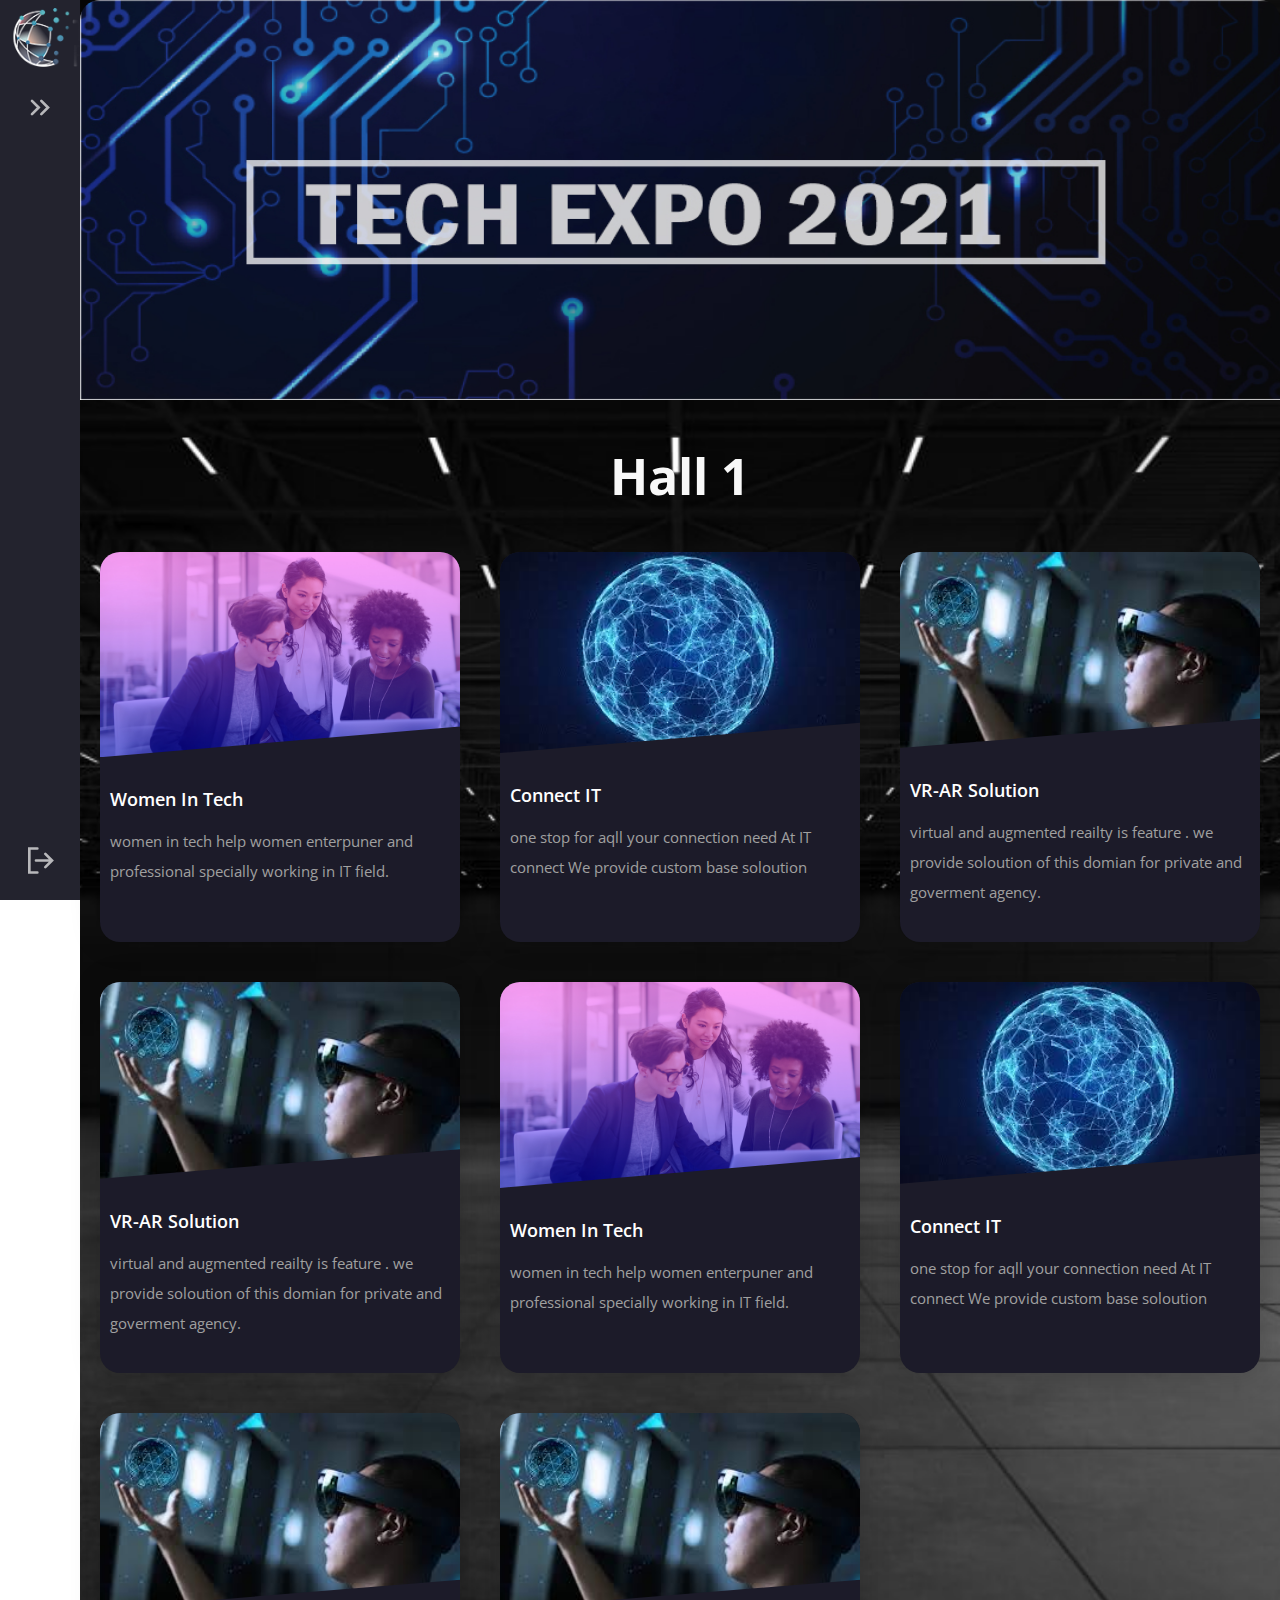
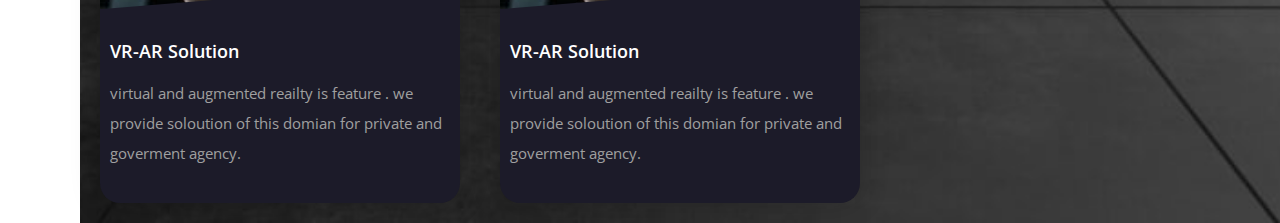
<file: hallpagefinal/index.html>
<head>
  <meta name="viewport" content="width=device-width, initial-scale=1.0" />
  <script defer src="theme.js"></script>
  <link rel="stylesheet" href="style.css" />
  <link
    href="https://fonts.googleapis.com/css?family=Open+Sans:300,400,700&display=swap"
    rel="stylesheet"
  />
</head>

<body>
  <nav class="navbar">
    <ul class="navbar-nav">
      <li class="logo">
        <img src="Images/sidebar logo.png" alt="">
        <!-- <a href="#" class="nav-link">
          <span class="link-text logo-text"><img src="/Images/sidebar logo.png" alt=""></span>
          <svg
            aria-hidden="true"
            focusable="false"
            data-prefix="fad"
            data-icon="angle-double-right"
            role="img"
            xmlns="http://www.w3.org/2000/svg"
            viewBox="0 0 448 512"
            class="svg-inline--fa fa-angle-double-right fa-w-14 fa-5x"
          >
            <g class="fa-group">
              <path
                fill="currentColor"
                d="M224 273L88.37 409a23.78 23.78 0 0 1-33.8 0L32 386.36a23.94 23.94 0 0 1 0-33.89l96.13-96.37L32 159.73a23.94 23.94 0 0 1 0-33.89l22.44-22.79a23.78 23.78 0 0 1 33.8 0L223.88 239a23.94 23.94 0 0 1 .1 34z"
                class="fa-secondary"
              ></path>
              <path
                fill="currentColor"
                d="M415.89 273L280.34 409a23.77 23.77 0 0 1-33.79 0L224 386.26a23.94 23.94 0 0 1 0-33.89L320.11 256l-96-96.47a23.94 23.94 0 0 1 0-33.89l22.52-22.59a23.77 23.77 0 0 1 33.79 0L416 239a24 24 0 0 1-.11 34z"
                class="fa-primary"
              ></path>
            </g>
          </svg>
        </a> -->
      </li>

      <!-- <li class="nav-item">
        <a href="#" class="nav-link">
          <!-- <svg xmlns="http://www.w3.org/2000/svg" width="43" height="43" viewBox="0 0 24 24" fill="none" stroke="#fcf7f7" stroke-width="2" stroke-linecap="round" stroke-linejoin="arcs"><path d="M5 17H4a2 2 0 0 1-2-2V5a2 2 0 0 1 2-2h16a2 2 0 0 1 2 2v10a2 2 0 0 1-2 2h-1"></path><polygon points="12 15 17 21 7 21 12 15"></polygon></svg> -->
         
        </a>
      </li> 

      <li class="nav-item">
        <a href="/videoconference/index.html" class="nav-link">
          <svg xmlns="http://www.w3.org/2000/svg" width="43" height="43" viewBox="0 0 24 24" fill="none" stroke="#fcf7f7" stroke-width="2" stroke-linecap="round" stroke-linejoin="arcs"><path d="M13 17l5-5-5-5M6 17l5-5-5-5"/></svg>
        
        </a>
      </li>

      <!-- <li class="nav-item">
        <a href="#" class="nav-link">
          <svg xmlns="http://www.w3.org/2000/svg" width="43" height="43" viewBox="0 0 24 24" fill="none" stroke="#fcf7f7" stroke-width="2" stroke-linecap="round" stroke-linejoin="arcs"><rect x="2" y="2" width="20" height="20" rx="2.18" ry="2.18"></rect><line x1="7" y1="2" x2="7" y2="22"></line><line x1="17" y1="2" x2="17" y2="22"></line><line x1="2" y1="12" x2="22" y2="12"></line><line x1="2" y1="7" x2="7" y2="7"></line><line x1="2" y1="17" x2="7" y2="17"></line><line x1="17" y1="17" x2="22" y2="17"></line><line x1="17" y1="7" x2="22" y2="7"></line></svg>
         
        </a>
      </li> -->

      <!-- <li class="nav-item">
        <a href="#" class="nav-link">
          <svg xmlns="http://www.w3.org/2000/svg" width="43" height="43" viewBox="0 0 24 24" fill="none" stroke="#fcf7f7" stroke-width="2" stroke-linecap="round" stroke-linejoin="arcs"><path d="M17 21v-2a4 4 0 0 0-4-4H5a4 4 0 0 0-4 4v2"></path><circle cx="9" cy="7" r="4"></circle><path d="M23 21v-2a4 4 0 0 0-3-3.87"></path><path d="M16 3.13a4 4 0 0 1 0 7.75"></path></svg>
         
        </a>
      </li> -->

      <li class="nav-item" id="themeButton">
        <a href="#" class="nav-link">
          <svg xmlns="http://www.w3.org/2000/svg" width="43" height="43" viewBox="0 0 24 24" fill="none" stroke="#fcf7f7" stroke-width="2" stroke-linecap="round" stroke-linejoin="arcs"><path d="M16 17l5-5-5-5M19.8 12H9M10 3H4v18h6"/></svg>
          <!-- <svg
            class="theme-icon"
            id="solarIcon"
            aria-hidden="true"
            focusable="false"
            data-prefix="fad"
            data-icon="sun"
            role="img"
            xmlns="http://www.w3.org/2000/svg"
            viewBox="0 0 512 512"
            class="svg-inline--fa fa-sun fa-w-16 fa-7x"
          >
            <g class="fa-group">
              <path
                fill="currentColor"
                d="M502.42 240.5l-94.7-47.3 33.5-100.4c4.5-13.6-8.4-26.5-21.9-21.9l-100.4 33.5-47.41-94.8a17.31 17.31 0 0 0-31 0l-47.3 94.7L92.7 70.8c-13.6-4.5-26.5 8.4-21.9 21.9l33.5 100.4-94.7 47.4a17.31 17.31 0 0 0 0 31l94.7 47.3-33.5 100.5c-4.5 13.6 8.4 26.5 21.9 21.9l100.41-33.5 47.3 94.7a17.31 17.31 0 0 0 31 0l47.31-94.7 100.4 33.5c13.6 4.5 26.5-8.4 21.9-21.9l-33.5-100.4 94.7-47.3a17.33 17.33 0 0 0 .2-31.1zm-155.9 106c-49.91 49.9-131.11 49.9-181 0a128.13 128.13 0 0 1 0-181c49.9-49.9 131.1-49.9 181 0a128.13 128.13 0 0 1 0 181z"
                class="fa-secondary"
              ></path>
              <path
                fill="currentColor"
                d="M352 256a96 96 0 1 1-96-96 96.15 96.15 0 0 1 96 96z"
                class="fa-primary"
              ></path>
            </g>
          </svg> -->
          <!-- <svg
            class="theme-icon"
            id="darkIcon"
            aria-hidden="true"
            focusable="false"
            data-prefix="fad"
            data-icon="sunglasses"
            role="img"
            xmlns="http://www.w3.org/2000/svg"
            viewBox="0 0 576 512"
            class="svg-inline--fa fa-sunglasses fa-w-18 fa-7x"
          >
            <g class="fa-group">
              <path
                fill="currentColor"
                d="M574.09 280.38L528.75 98.66a87.94 87.94 0 0 0-113.19-62.14l-15.25 5.08a16 16 0 0 0-10.12 20.25L395.25 77a16 16 0 0 0 20.22 10.13l13.19-4.39c10.87-3.63 23-3.57 33.15 1.73a39.59 39.59 0 0 1 20.38 25.81l38.47 153.83a276.7 276.7 0 0 0-81.22-12.47c-34.75 0-74 7-114.85 26.75h-73.18c-40.85-19.75-80.07-26.75-114.85-26.75a276.75 276.75 0 0 0-81.22 12.45l38.47-153.8a39.61 39.61 0 0 1 20.38-25.82c10.15-5.29 22.28-5.34 33.15-1.73l13.16 4.39A16 16 0 0 0 180.75 77l5.06-15.19a16 16 0 0 0-10.12-20.21l-15.25-5.08A87.95 87.95 0 0 0 47.25 98.65L1.91 280.38A75.35 75.35 0 0 0 0 295.86v70.25C0 429 51.59 480 115.19 480h37.12c60.28 0 110.38-45.94 114.88-105.37l2.93-38.63h35.76l2.93 38.63c4.5 59.43 54.6 105.37 114.88 105.37h37.12C524.41 480 576 429 576 366.13v-70.25a62.67 62.67 0 0 0-1.91-15.5zM203.38 369.8c-2 25.9-24.41 46.2-51.07 46.2h-37.12C87 416 64 393.63 64 366.11v-37.55a217.35 217.35 0 0 1 72.59-12.9 196.51 196.51 0 0 1 69.91 12.9zM512 366.13c0 27.5-23 49.87-51.19 49.87h-37.12c-26.69 0-49.1-20.3-51.07-46.2l-3.12-41.24a196.55 196.55 0 0 1 69.94-12.9A217.41 217.41 0 0 1 512 328.58z"
                class="fa-secondary"
              ></path>
              <path
                fill="currentColor"
                d="M64.19 367.9c0-.61-.19-1.18-.19-1.8 0 27.53 23 49.9 51.19 49.9h37.12c26.66 0 49.1-20.3 51.07-46.2l3.12-41.24c-14-5.29-28.31-8.38-42.78-10.42zm404-50l-95.83 47.91.3 4c2 25.9 24.38 46.2 51.07 46.2h37.12C489 416 512 393.63 512 366.13v-37.55a227.76 227.76 0 0 0-43.85-10.66z"
                class="fa-primary"
              ></path>
            </g>
          </svg> -->
         
        </a>
      </li>
    </ul>
  </nav>
     
  <main>
    <div ><img id="banner-area" src="1.jpg" alt=""></div>
    <div id="hall1"> <h2 id="halltext">Hall 1</h2></div>
    <div class="cards">
      
      <div class="card card1">
        <a href="/lastpage/index.html">  <div class="container">
              <img src="las vegas.jpg" alt="las vegas">
          </div></a>
          <div class="details">
            <h3>Women In Tech</h3>
            <p>women in tech help women enterpuner and professional specially working in IT field.</p>
          </div>
      </div>
      <div class="card card2">
          <div class="container">
              <img src="newyork.jpg" alt="New York">
          </div>
          <div class="details">
            <h3>Connect IT</h3>
            <p>one stop for aqll your connection need At IT connect We provide custom base soloution</p>
          </div>
      </div>
      <div class="card card3">
          <div class="container">
              <img src="singapore.jpg" alt="Singapore">
          </div>
          <div class="details">
            <h3>VR-AR Solution</h3>
            <p>virtual and augmented reailty is feature . we provide soloution of this domian for private and goverment agency.</p>
          </div>
      </div>
      <div class="card card3">
        <div class="container">
            <img src="singapore.jpg" alt="Singapore">
        </div>
        <div class="details">
          <h3>VR-AR Solution</h3>
          <p>virtual and augmented reailty is feature . we provide soloution of this domian for private and goverment agency.</p>
        </div>
        
    </div>
    <div class="card card1">
      <a href="/lastpage/index.html">  <div class="container">
            <img src="las vegas.jpg" alt="las vegas">
        </div></a>
        <div class="details">
          <h3>Women In Tech</h3>
          <p>women in tech help women enterpuner and professional specially working in IT field.</p>
        </div>
    </div>
    <div class="card card2">
        <div class="container">
            <img src="newyork.jpg" alt="New York">
        </div>
        <div class="details">
          <h3>Connect IT</h3>
          <p>one stop for aqll your connection need At IT connect We provide custom base soloution</p>
        </div>
    </div>
    <div class="card card3">
        <div class="container">
            <img src="singapore.jpg" alt="Singapore">
        </div>
        <div class="details">
          <h3>VR-AR Solution</h3>
          <p>virtual and augmented reailty is feature . we provide soloution of this domian for private and goverment agency.</p>
        </div>
    </div>
    <div class="card card3">
      <div class="container">
          <img src="singapore.jpg" alt="Singapore">
      </div>
      <div class="details">
        <h3>VR-AR Solution</h3>
        <p>virtual and augmented reailty is feature . we provide soloution of this domian for private and goverment agency.</p>
      </div>
  </div>
</main>
  <!-- <script src="app.js"></script> -->
</body>
</file>
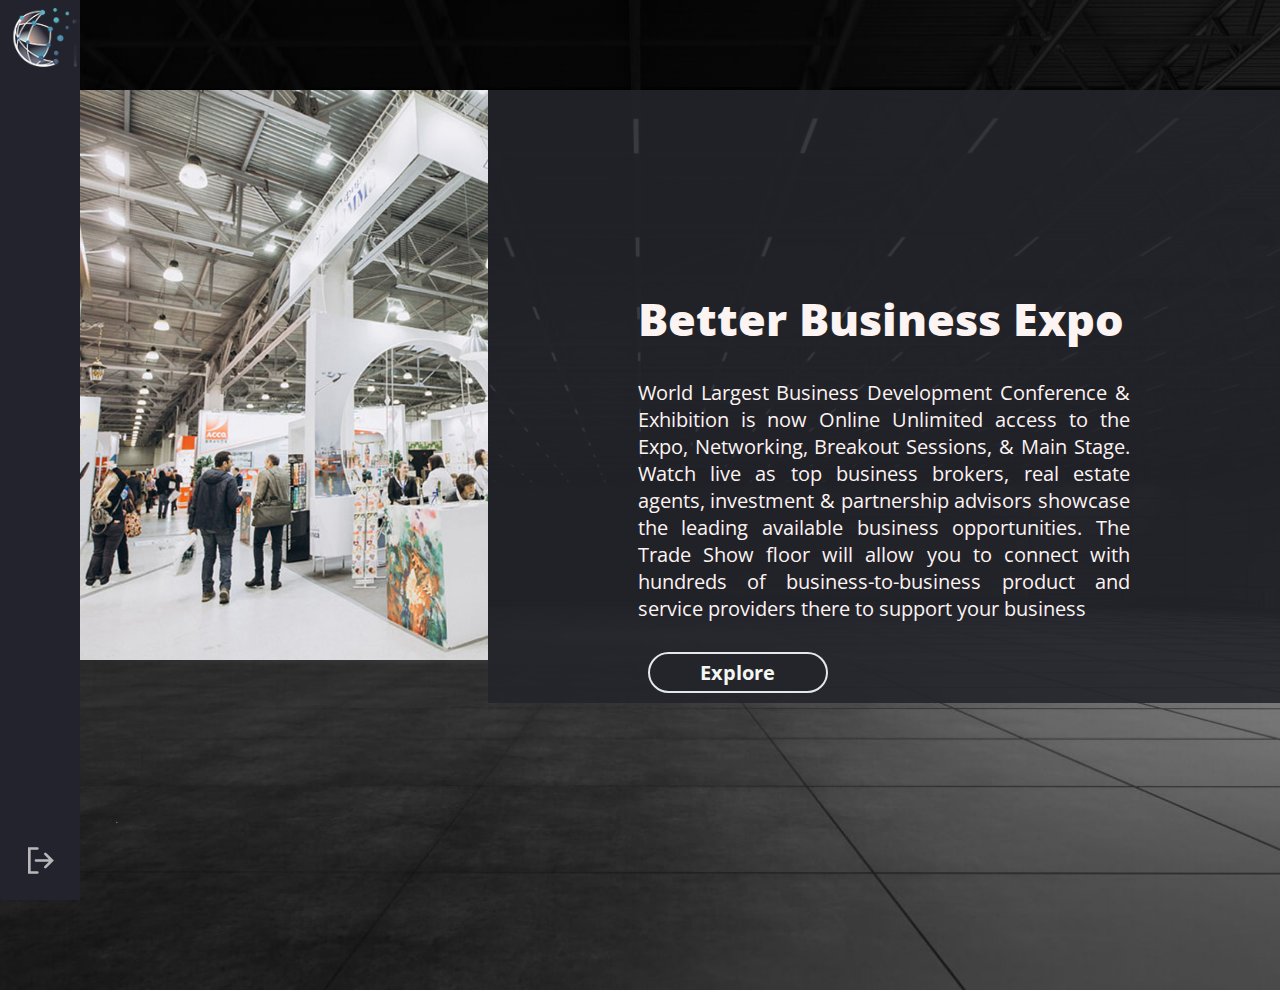
<file: mainpage(final)/index.html>
<head>
  <meta name="viewport" content="width=device-width, initial-scale=1.0" />
  <script defer src="theme.js"></script>
  <link rel="stylesheet" href="style.css" />
  <link
    href="https://fonts.googleapis.com/css?family=Open+Sans:300,400,700&display=swap"
    rel="stylesheet"
  />
</head>

<body>
  <nav class="navbar">
    <ul class="navbar-nav">
      <li class="logo">
        <img src="Images/sidebar logo.png" alt="">
        <!-- <a href="#" class="nav-link">
          <span class="link-text logo-text"><img src="/Images/sidebar logo.png" alt=""></span>
          <svg
            aria-hidden="true"
            focusable="false"
            data-prefix="fad"
            data-icon="angle-double-right"
            role="img"
            xmlns="http://www.w3.org/2000/svg"
            viewBox="0 0 448 512"
            class="svg-inline--fa fa-angle-double-right fa-w-14 fa-5x"
          >
            <g class="fa-group">
              <path
                fill="currentColor"
                d="M224 273L88.37 409a23.78 23.78 0 0 1-33.8 0L32 386.36a23.94 23.94 0 0 1 0-33.89l96.13-96.37L32 159.73a23.94 23.94 0 0 1 0-33.89l22.44-22.79a23.78 23.78 0 0 1 33.8 0L223.88 239a23.94 23.94 0 0 1 .1 34z"
                class="fa-secondary"
              ></path>
              <path
                fill="currentColor"
                d="M415.89 273L280.34 409a23.77 23.77 0 0 1-33.79 0L224 386.26a23.94 23.94 0 0 1 0-33.89L320.11 256l-96-96.47a23.94 23.94 0 0 1 0-33.89l22.52-22.59a23.77 23.77 0 0 1 33.79 0L416 239a24 24 0 0 1-.11 34z"
                class="fa-primary"
              ></path>
            </g>
          </svg>
        </a> -->
      </li>

      <!-- <li class="nav-item">
        <a href="#" class="nav-link">
          <!-- <svg xmlns="http://www.w3.org/2000/svg" width="43" height="43" viewBox="0 0 24 24" fill="none" stroke="#fcf7f7" stroke-width="2" stroke-linecap="round" stroke-linejoin="arcs"><path d="M5 17H4a2 2 0 0 1-2-2V5a2 2 0 0 1 2-2h16a2 2 0 0 1 2 2v10a2 2 0 0 1-2 2h-1"></path><polygon points="12 15 17 21 7 21 12 15"></polygon></svg> -->
         
        </a>
      </li> 

      <!-- <li class="nav-item">
        <a href="#" class="nav-link">
          <svg xmlns="http://www.w3.org/2000/svg" width="43" height="43" viewBox="0 0 24 24" fill="none" stroke="#fcf7f7" stroke-width="2" stroke-linecap="round" stroke-linejoin="arcs"><path d="M13 17l5-5-5-5M6 17l5-5-5-5"/></svg>
        
        </a>
      </li> -->

      <!-- <li class="nav-item">
        <a href="#" class="nav-link">
          <svg xmlns="http://www.w3.org/2000/svg" width="43" height="43" viewBox="0 0 24 24" fill="none" stroke="#fcf7f7" stroke-width="2" stroke-linecap="round" stroke-linejoin="arcs"><rect x="2" y="2" width="20" height="20" rx="2.18" ry="2.18"></rect><line x1="7" y1="2" x2="7" y2="22"></line><line x1="17" y1="2" x2="17" y2="22"></line><line x1="2" y1="12" x2="22" y2="12"></line><line x1="2" y1="7" x2="7" y2="7"></line><line x1="2" y1="17" x2="7" y2="17"></line><line x1="17" y1="17" x2="22" y2="17"></line><line x1="17" y1="7" x2="22" y2="7"></line></svg>
         
        </a>
      </li> -->

      <!-- <li class="nav-item">
        <a href="#" class="nav-link">
          <svg xmlns="http://www.w3.org/2000/svg" width="43" height="43" viewBox="0 0 24 24" fill="none" stroke="#fcf7f7" stroke-width="2" stroke-linecap="round" stroke-linejoin="arcs"><path d="M17 21v-2a4 4 0 0 0-4-4H5a4 4 0 0 0-4 4v2"></path><circle cx="9" cy="7" r="4"></circle><path d="M23 21v-2a4 4 0 0 0-3-3.87"></path><path d="M16 3.13a4 4 0 0 1 0 7.75"></path></svg>
         
        </a>
      </li> -->

      <li class="nav-item" id="themeButton">
        <a href="file:///C:/Users/Nasir/Desktop/exibition%20website/index.html" class="nav-link">
          <svg xmlns="http://www.w3.org/2000/svg" width="43" height="43" viewBox="0 0 24 24" fill="none" stroke="#fcf7f7" stroke-width="2" stroke-linecap="round" stroke-linejoin="arcs"><path d="M16 17l5-5-5-5M19.8 12H9M10 3H4v18h6"/></svg>
          <!-- <svg
            class="theme-icon"
            id="solarIcon"
            aria-hidden="true"
            focusable="false"
            data-prefix="fad"
            data-icon="sun"
            role="img"
            xmlns="http://www.w3.org/2000/svg"
            viewBox="0 0 512 512"
            class="svg-inline--fa fa-sun fa-w-16 fa-7x"
          >
            <g class="fa-group">
              <path
                fill="currentColor"
                d="M502.42 240.5l-94.7-47.3 33.5-100.4c4.5-13.6-8.4-26.5-21.9-21.9l-100.4 33.5-47.41-94.8a17.31 17.31 0 0 0-31 0l-47.3 94.7L92.7 70.8c-13.6-4.5-26.5 8.4-21.9 21.9l33.5 100.4-94.7 47.4a17.31 17.31 0 0 0 0 31l94.7 47.3-33.5 100.5c-4.5 13.6 8.4 26.5 21.9 21.9l100.41-33.5 47.3 94.7a17.31 17.31 0 0 0 31 0l47.31-94.7 100.4 33.5c13.6 4.5 26.5-8.4 21.9-21.9l-33.5-100.4 94.7-47.3a17.33 17.33 0 0 0 .2-31.1zm-155.9 106c-49.91 49.9-131.11 49.9-181 0a128.13 128.13 0 0 1 0-181c49.9-49.9 131.1-49.9 181 0a128.13 128.13 0 0 1 0 181z"
                class="fa-secondary"
              ></path>
              <path
                fill="currentColor"
                d="M352 256a96 96 0 1 1-96-96 96.15 96.15 0 0 1 96 96z"
                class="fa-primary"
              ></path>
            </g>
          </svg> -->
          <!-- <svg
            class="theme-icon"
            id="darkIcon"
            aria-hidden="true"
            focusable="false"
            data-prefix="fad"
            data-icon="sunglasses"
            role="img"
            xmlns="http://www.w3.org/2000/svg"
            viewBox="0 0 576 512"
            class="svg-inline--fa fa-sunglasses fa-w-18 fa-7x"
          >
            <g class="fa-group">
              <path
                fill="currentColor"
                d="M574.09 280.38L528.75 98.66a87.94 87.94 0 0 0-113.19-62.14l-15.25 5.08a16 16 0 0 0-10.12 20.25L395.25 77a16 16 0 0 0 20.22 10.13l13.19-4.39c10.87-3.63 23-3.57 33.15 1.73a39.59 39.59 0 0 1 20.38 25.81l38.47 153.83a276.7 276.7 0 0 0-81.22-12.47c-34.75 0-74 7-114.85 26.75h-73.18c-40.85-19.75-80.07-26.75-114.85-26.75a276.75 276.75 0 0 0-81.22 12.45l38.47-153.8a39.61 39.61 0 0 1 20.38-25.82c10.15-5.29 22.28-5.34 33.15-1.73l13.16 4.39A16 16 0 0 0 180.75 77l5.06-15.19a16 16 0 0 0-10.12-20.21l-15.25-5.08A87.95 87.95 0 0 0 47.25 98.65L1.91 280.38A75.35 75.35 0 0 0 0 295.86v70.25C0 429 51.59 480 115.19 480h37.12c60.28 0 110.38-45.94 114.88-105.37l2.93-38.63h35.76l2.93 38.63c4.5 59.43 54.6 105.37 114.88 105.37h37.12C524.41 480 576 429 576 366.13v-70.25a62.67 62.67 0 0 0-1.91-15.5zM203.38 369.8c-2 25.9-24.41 46.2-51.07 46.2h-37.12C87 416 64 393.63 64 366.11v-37.55a217.35 217.35 0 0 1 72.59-12.9 196.51 196.51 0 0 1 69.91 12.9zM512 366.13c0 27.5-23 49.87-51.19 49.87h-37.12c-26.69 0-49.1-20.3-51.07-46.2l-3.12-41.24a196.55 196.55 0 0 1 69.94-12.9A217.41 217.41 0 0 1 512 328.58z"
                class="fa-secondary"
              ></path>
              <path
                fill="currentColor"
                d="M64.19 367.9c0-.61-.19-1.18-.19-1.8 0 27.53 23 49.9 51.19 49.9h37.12c26.66 0 49.1-20.3 51.07-46.2l3.12-41.24c-14-5.29-28.31-8.38-42.78-10.42zm404-50l-95.83 47.91.3 4c2 25.9 24.38 46.2 51.07 46.2h37.12C489 416 512 393.63 512 366.13v-37.55a227.76 227.76 0 0 0-43.85-10.66z"
                class="fa-primary"
              ></path>
            </g>
          </svg> -->
         
        </a>
      </li>
    </ul>
  </nav>
     
  <main>
    <!-- <div><img id="slider" src="Images\slider1.jpg" alt=""></div>
    <h1 style="margin-bottom: 0%; margin-left: 7%;">Connect IT</h1> -->
    
    <div class="container">
      <div class="about-section">
        <div class="imgdivs"> 
          <img class="mySlides" src="pic.jpg" style="width: 100%;">
          <img class="mySlides" src="pic1.jpg" style="width: 100%;">
        </div>
          <!-- <img class="mySlides" src="img_chicago.jpg" style="width:50%"> -->
        
        <div class="inner-container">
            <h1>Better Business Expo</h1>
            <p class="text">
              World Largest Business Development Conference & Exhibition is now Online Unlimited access to the Expo, Networking, Breakout Sessions, & Main Stage. Watch live as top business brokers, real estate agents, investment & partnership advisors showcase the leading available business opportunities.
              The Trade Show floor will allow you to connect with hundreds of business-to-business product and service providers there to support your business
            </p>
            <div class="skills">
                <!-- <span>Web Design</span> -->
                <button id="button" onclick="window.location.href='/videoconference/index.html'">Explore</button>
                
               <!-- <a id="linked" href="videoconference/index.html">  <span id="linked">Enter</span> </a> -->
                <!-- <span>Coding</span> -->
            </div>
        </div>
    </div>
      
  </div>
  </main>
  <script>
    var myIndex = 0;
    carousel();
    
    function carousel() {
      var i;
      var x = document.getElementsByClassName("mySlides");
      for (i = 0; i < x.length; i++) {
        x[i].style.display = "none";  
      }
      myIndex++;
      if (myIndex > x.length) {myIndex = 1}    
      x[myIndex-1].style.display = "block";  
      setTimeout(carousel, 2000); // Change image every 2 seconds
    }
    </script>
  <script src="app.js"></script>
</body>
</file>
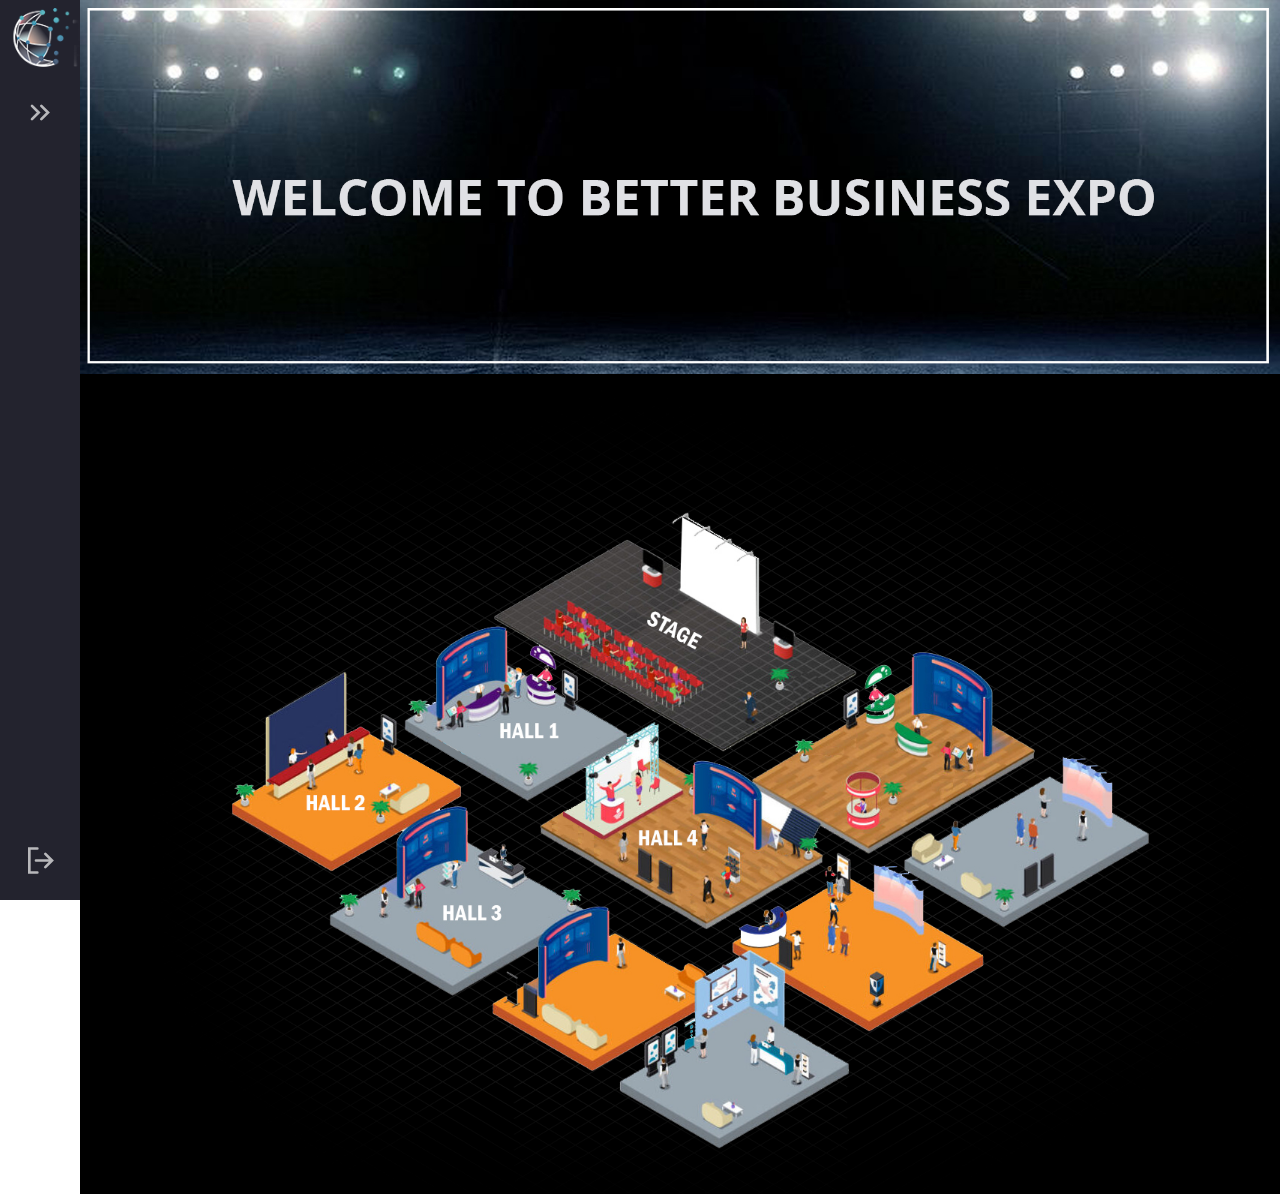
<file: videoconference/index.html>
<head>
  <meta name="viewport" content="width=device-width, initial-scale=1.0" />
  <script defer src="theme.js"></script>
  <link rel="stylesheet" href="style.css" />
  <link
    href="https://fonts.googleapis.com/css?family=Open+Sans:300,400,700&display=swap"
    rel="stylesheet"
  />
</head>

<body>
  <nav class="navbar">
    <ul class="navbar-nav">
      <li class="logo">
        <img src="Images/sidebar logo.png" alt="">
        <!-- <a href="#" class="nav-link">
          <span class="link-text logo-text"><img src="/Images/sidebar logo.png" alt=""></span>
          <svg
            aria-hidden="true"
            focusable="false"
            data-prefix="fad"
            data-icon="angle-double-right"
            role="img"
            xmlns="http://www.w3.org/2000/svg"
            viewBox="0 0 448 512"
            class="svg-inline--fa fa-angle-double-right fa-w-14 fa-5x"
          >
            <g class="fa-group">
              <path
                fill="currentColor"
                d="M224 273L88.37 409a23.78 23.78 0 0 1-33.8 0L32 386.36a23.94 23.94 0 0 1 0-33.89l96.13-96.37L32 159.73a23.94 23.94 0 0 1 0-33.89l22.44-22.79a23.78 23.78 0 0 1 33.8 0L223.88 239a23.94 23.94 0 0 1 .1 34z"
                class="fa-secondary"
              ></path>
              <path
                fill="currentColor"
                d="M415.89 273L280.34 409a23.77 23.77 0 0 1-33.79 0L224 386.26a23.94 23.94 0 0 1 0-33.89L320.11 256l-96-96.47a23.94 23.94 0 0 1 0-33.89l22.52-22.59a23.77 23.77 0 0 1 33.79 0L416 239a24 24 0 0 1-.11 34z"
                class="fa-primary"
              ></path>
            </g>
          </svg>
        </a> -->
      </li>

      <!-- <li class="nav-item">
        <a href="#" class="nav-link">
          <!-- <svg xmlns="http://www.w3.org/2000/svg" width="43" height="43" viewBox="0 0 24 24" fill="none" stroke="#fcf7f7" stroke-width="2" stroke-linecap="round" stroke-linejoin="arcs"><path d="M5 17H4a2 2 0 0 1-2-2V5a2 2 0 0 1 2-2h16a2 2 0 0 1 2 2v10a2 2 0 0 1-2 2h-1"></path><polygon points="12 15 17 21 7 21 12 15"></polygon></svg> -->
         
        </a>
      </li> 

      <li class="nav-item">
        <a href="#" class="nav-link">
          <svg xmlns="http://www.w3.org/2000/svg" width="43" height="43" viewBox="0 0 24 24" fill="none" stroke="#fcf7f7" stroke-width="2" stroke-linecap="round" stroke-linejoin="arcs"><path d="M13 17l5-5-5-5M6 17l5-5-5-5"/></svg>
        
        </a>
      </li>

      <!-- <li class="nav-item">
        <a href="#" class="nav-link">
          <svg xmlns="http://www.w3.org/2000/svg" width="43" height="43" viewBox="0 0 24 24" fill="none" stroke="#fcf7f7" stroke-width="2" stroke-linecap="round" stroke-linejoin="arcs"><rect x="2" y="2" width="20" height="20" rx="2.18" ry="2.18"></rect><line x1="7" y1="2" x2="7" y2="22"></line><line x1="17" y1="2" x2="17" y2="22"></line><line x1="2" y1="12" x2="22" y2="12"></line><line x1="2" y1="7" x2="7" y2="7"></line><line x1="2" y1="17" x2="7" y2="17"></line><line x1="17" y1="17" x2="22" y2="17"></line><line x1="17" y1="7" x2="22" y2="7"></line></svg>
         
        </a>
      </li> -->

      <!-- <li class="nav-item">
        <a href="#" class="nav-link">
          <svg xmlns="http://www.w3.org/2000/svg" width="43" height="43" viewBox="0 0 24 24" fill="none" stroke="#fcf7f7" stroke-width="2" stroke-linecap="round" stroke-linejoin="arcs"><path d="M17 21v-2a4 4 0 0 0-4-4H5a4 4 0 0 0-4 4v2"></path><circle cx="9" cy="7" r="4"></circle><path d="M23 21v-2a4 4 0 0 0-3-3.87"></path><path d="M16 3.13a4 4 0 0 1 0 7.75"></path></svg>
         
        </a>
      </li> -->

      <li class="nav-item" id="themeButton">
        <a href="file:///C:/Users/Nasir/Desktop/exibition%20website/index.html" class="nav-link">
          <svg xmlns="http://www.w3.org/2000/svg" width="43" height="43" viewBox="0 0 24 24" fill="none" stroke="#fcf7f7" stroke-width="2" stroke-linecap="round" stroke-linejoin="arcs"><path d="M16 17l5-5-5-5M19.8 12H9M10 3H4v18h6"/></svg>
          <!-- <svg
            class="theme-icon"
            id="solarIcon"
            aria-hidden="true"
            focusable="false"
            data-prefix="fad"
            data-icon="sun"
            role="img"
            xmlns="http://www.w3.org/2000/svg"
            viewBox="0 0 512 512"
            class="svg-inline--fa fa-sun fa-w-16 fa-7x"
          >
            <g class="fa-group">
              <path
                fill="currentColor"
                d="M502.42 240.5l-94.7-47.3 33.5-100.4c4.5-13.6-8.4-26.5-21.9-21.9l-100.4 33.5-47.41-94.8a17.31 17.31 0 0 0-31 0l-47.3 94.7L92.7 70.8c-13.6-4.5-26.5 8.4-21.9 21.9l33.5 100.4-94.7 47.4a17.31 17.31 0 0 0 0 31l94.7 47.3-33.5 100.5c-4.5 13.6 8.4 26.5 21.9 21.9l100.41-33.5 47.3 94.7a17.31 17.31 0 0 0 31 0l47.31-94.7 100.4 33.5c13.6 4.5 26.5-8.4 21.9-21.9l-33.5-100.4 94.7-47.3a17.33 17.33 0 0 0 .2-31.1zm-155.9 106c-49.91 49.9-131.11 49.9-181 0a128.13 128.13 0 0 1 0-181c49.9-49.9 131.1-49.9 181 0a128.13 128.13 0 0 1 0 181z"
                class="fa-secondary"
              ></path>
              <path
                fill="currentColor"
                d="M352 256a96 96 0 1 1-96-96 96.15 96.15 0 0 1 96 96z"
                class="fa-primary"
              ></path>
            </g>
          </svg> -->
          <!-- <svg
            class="theme-icon"
            id="darkIcon"
            aria-hidden="true"
            focusable="false"
            data-prefix="fad"
            data-icon="sunglasses"
            role="img"
            xmlns="http://www.w3.org/2000/svg"
            viewBox="0 0 576 512"
            class="svg-inline--fa fa-sunglasses fa-w-18 fa-7x"
          >
            <g class="fa-group">
              <path
                fill="currentColor"
                d="M574.09 280.38L528.75 98.66a87.94 87.94 0 0 0-113.19-62.14l-15.25 5.08a16 16 0 0 0-10.12 20.25L395.25 77a16 16 0 0 0 20.22 10.13l13.19-4.39c10.87-3.63 23-3.57 33.15 1.73a39.59 39.59 0 0 1 20.38 25.81l38.47 153.83a276.7 276.7 0 0 0-81.22-12.47c-34.75 0-74 7-114.85 26.75h-73.18c-40.85-19.75-80.07-26.75-114.85-26.75a276.75 276.75 0 0 0-81.22 12.45l38.47-153.8a39.61 39.61 0 0 1 20.38-25.82c10.15-5.29 22.28-5.34 33.15-1.73l13.16 4.39A16 16 0 0 0 180.75 77l5.06-15.19a16 16 0 0 0-10.12-20.21l-15.25-5.08A87.95 87.95 0 0 0 47.25 98.65L1.91 280.38A75.35 75.35 0 0 0 0 295.86v70.25C0 429 51.59 480 115.19 480h37.12c60.28 0 110.38-45.94 114.88-105.37l2.93-38.63h35.76l2.93 38.63c4.5 59.43 54.6 105.37 114.88 105.37h37.12C524.41 480 576 429 576 366.13v-70.25a62.67 62.67 0 0 0-1.91-15.5zM203.38 369.8c-2 25.9-24.41 46.2-51.07 46.2h-37.12C87 416 64 393.63 64 366.11v-37.55a217.35 217.35 0 0 1 72.59-12.9 196.51 196.51 0 0 1 69.91 12.9zM512 366.13c0 27.5-23 49.87-51.19 49.87h-37.12c-26.69 0-49.1-20.3-51.07-46.2l-3.12-41.24a196.55 196.55 0 0 1 69.94-12.9A217.41 217.41 0 0 1 512 328.58z"
                class="fa-secondary"
              ></path>
              <path
                fill="currentColor"
                d="M64.19 367.9c0-.61-.19-1.18-.19-1.8 0 27.53 23 49.9 51.19 49.9h37.12c26.66 0 49.1-20.3 51.07-46.2l3.12-41.24c-14-5.29-28.31-8.38-42.78-10.42zm404-50l-95.83 47.91.3 4c2 25.9 24.38 46.2 51.07 46.2h37.12C489 416 512 393.63 512 366.13v-37.55a227.76 227.76 0 0 0-43.85-10.66z"
                class="fa-primary"
              ></path>
            </g>
          </svg> -->
         
        </a>
      </li>
    </ul>
  </nav>
     
  <main>
    <div><img id="slider" src="Images\slider2.jpg" alt=""></div>
    <div class="banner-area">
      <!-- <h2>Welcome to better business Expo</h2> -->
  </div>
  <div class="content-area">
      <div class="wrapper">
          <img  src="samplefloor.jpg" usemap="#image-map" style="width: 100%;">

<map name="image-map">
  <area t shape="rect" coords="310,481,402,587" alt="Computer" href="/hallpagefinal/index.html">
  <!-- <area shape="rect" coords="310,481,402,587" alt="Hall 1"  href="/map/index.html"  > -->
  <area target="/hallpagefinal/index.html" alt="Hall 2" title="Hall 2" href="/hallpagefinal/index.html" coords="593,389,744,474" shape="rect">
  <area target="/hallpagefinal/index.html" alt="Hall 3" title="Hall 3" href="/hallpagefinal/index.html" coords="126,350,262,408" shape="rect">
  <area target="/hallpagefinal/index.html" alt="Hall 4" title="Hall 4" href="/hallpagefinal/index.html" coords="373,235,491,341" shape="rect">
  <area target="/hallpagefinal/index.html" alt="Stage" title="Stage" href="https://app.vroom.vc/home/joinMeetingById/3212149675/sxjx4f" coords="543,95,733,217" shape="rect">
</map>
      </div>
  </div>
  </main>
  <script src="app.js"></script>
</body>
</file>
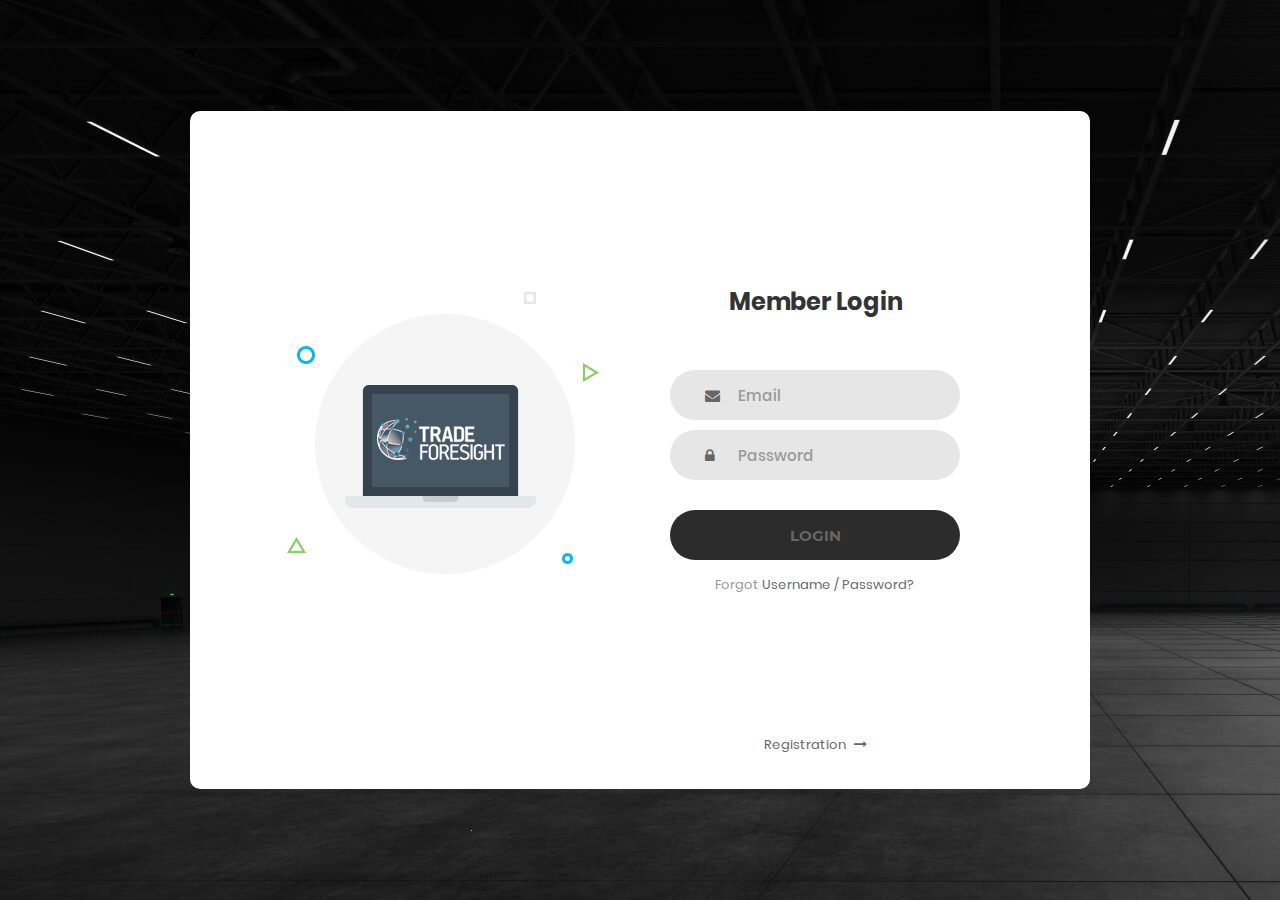
<file: login.html>
<!DOCTYPE html>
<html lang="en">
<head>
	<title>Login V1</title>
	<meta charset="UTF-8">
	<meta name="viewport" content="width=device-width, initial-scale=1">
<!--===============================================================================================-->	
	<link rel="icon" type="image/png" href="images/icons/favicon.ico"/>
<!--===============================================================================================-->
	<link rel="stylesheet" type="text/css" href="vendor/bootstrap/css/bootstrap.min.css">
<!--===============================================================================================-->
	<link rel="stylesheet" type="text/css" href="fonts/font-awesome-4.7.0/css/font-awesome.min.css">
<!--===============================================================================================-->
	<link rel="stylesheet" type="text/css" href="vendor/animate/animate.css">
<!--===============================================================================================-->	
	<link rel="stylesheet" type="text/css" href="vendor/css-hamburgers/hamburgers.min.css">
<!--===============================================================================================-->
	<link rel="stylesheet" type="text/css" href="vendor/select2/select2.min.css">
<!--===============================================================================================-->
	<link rel="stylesheet" type="text/css" href="css/util.css">
	<link rel="stylesheet" type="text/css" href="css/main.css">
<!--===============================================================================================-->
</head>
<body>
	
	<div class="limiter">
		<div class="container-login100">
			<div class="wrap-login100">
				<div class="login100-pic js-tilt" data-tilt>
					<img src="images/img-01.png" alt="IMG">
				</div>
 
				<form class="login100-form validate-form">
					
					<span class="login100-form-title">
						Member Login
					</span>

					<div class="wrap-input100 validate-input" data-validate = "Valid email is required: ex@abc.xyz">
						<input class="input100" type="text" name="email" placeholder="Email">
						<span class="focus-input100"></span>
						<span class="symbol-input100">
							<i class="fa fa-envelope" aria-hidden="true"></i>
						</span>
					</div>

					<div class="wrap-input100 validate-input" data-validate = "Password is required">
						<input class="input100" type="password" name="pass" placeholder="Password">
						<span class="focus-input100"></span>
						<span class="symbol-input100">
							<i class="fa fa-lock" aria-hidden="true"></i>
						</span>
					</div>
					
					<div class="container-login100-form-btn">
						<button onclick="window.location.href='mainpage(final)/index.html';" herf='mainpage(final)/index.html' class="login100-form-btn">
							<a href="mainpage(final)/index.html">Login</a>
						</button>
					</div>

					<div class="text-center p-t-12">
						<span class="txt1">
							Forgot
						</span>
						<a class="txt2" href="#">
							Username / Password?
						</a>
					</div>

					<div class="text-center p-t-136">
						<a class="txt2" href="#">
							Registration
							<i class="fa fa-long-arrow-right m-l-5" aria-hidden="true"></i>
						</a>
					</div>
				</form>
			</div>
		</div>
	</div>
	
	

	
<!--===============================================================================================-->	
	<script src="vendor/jquery/jquery-3.2.1.min.js"></script>
<!--===============================================================================================-->
	<script src="vendor/bootstrap/js/popper.js"></script>
	<script src="vendor/bootstrap/js/bootstrap.min.js"></script>
<!--===============================================================================================-->
	<script src="vendor/select2/select2.min.js"></script>
<!--===============================================================================================-->
	<script src="vendor/tilt/tilt.jquery.min.js"></script>
	<script >
		$('.js-tilt').tilt({
			scale: 1.1
		})
	</script>
<!--===============================================================================================-->
	<script src="js/main.js"></script>

</body>
</html>
</file>
<file: hallpagefinal/style.css>
:root {
  font-size: 16px;
  font-family: 'Open Sans';
  --text-primary: #b6b6b6;
  --text-secondary: #ececec;
  --bg-primary: #23232e;
  --bg-secondary: #141418;
  --transition-speed: 600ms;
}

body {
  color: black;
  background-color: white;
  margin: 0;
  padding: 0;
}


/* body::-webkit-scrollbar {
  /* width: 0.25rem; */
 */

body::-webkit-scrollbar-track {
  background: #1e1e24;
}

body::-webkit-scrollbar-thumb {
  background: #6649b8;
}

main {
  margin-left: 5rem;
  /* padding: 1rem; */
  background-image: url(backgroung.jpg) ;
  
  background-position: center;
  background-repeat: no-repeat;
  background-size: cover;
}

.navbar {
  position: fixed;
  background-color: var(--bg-primary);
  transition: width 600ms ease;
  overflow: scroll;
}

.navbar-nav {
  list-style: none;
  padding: 0;
  margin: 0;
  display: flex;
  flex-direction: column;
  align-items: center;
  height: 100%;
}

.nav-item {
  width: 100%;
}

.nav-item:last-child {
  margin-top: auto;
}

.nav-link {
  display: flex;
  align-items: center;
  height: 5rem;
  color: var(--text-primary);
  text-decoration: none;
  filter: grayscale(100%) opacity(0.7);
  transition: var(--transition-speed);
}

.nav-link:hover {
  filter: grayscale(0%) opacity(1);
  background: var(--bg-secondary);
  color: var(--text-secondary);
}

.link-text {
  display: none;
  margin-left: 1rem;
}

.nav-link svg {
  width: 2rem;
  min-width: 2rem;
  margin: 0 1.5rem;
}

.fa-primary {
  color: #ff7eee;
}

.fa-secondary {
  color: #df49a6;
}

.fa-primary,
.fa-secondary {
  transition: var(--transition-speed);
}

.logo  img{
 width: 90%;
margin-top: 10%;
margin-left: 10%;
  /* font-weight: bold;
  text-transform: uppercase;
  margin-bottom: 1rem;
  text-align: center;
  color: var(--text-secondary);
  background: var(--bg-secondary);
  font-size: 1.5rem;
  letter-spacing: 0.3ch;
  width: 100%; */
}

.logo svg {
  transform: rotate(0deg);
  transition: var(--transition-speed);
}

.logo-text
{
  display: inline;
  position: absolute;
  left: -999px;
  transition: var(--transition-speed);
}

.navbar:hover .logo svg {
  transform: rotate(-180deg);
}

/* Small screens */
@media only screen and (max-width: 600px) {
  .navbar {
    bottom: 0;
    width: 100vw;
    height: 5rem;
  }

  .logo {
    display: none;
  }

  .navbar-nav {
    flex-direction: row;
  }

  .nav-link {
    justify-content: center;
  }

  main {
    margin: 0;
  }
  #banner-area {
    width: 100%;
    height: 400px;
    /* position: fixed; */
    top: 100px;
    /* background-image: url(1.jpg); */
    /* -webkit-background-size: cover;
    background-size: cover;
    background-position: center center; */
  }
}

/* Large screens */
@media only screen and (min-width: 600px) {
  .navbar {
    top: 0;
    width: 5rem;
    height: 100%;
  }

  /* .navbar:hover {
    width: 16rem;
  } */

  .navbar:hover .link-text {
    display: inline;
  }

  .navbar:hover .logo svg
  {
    margin-left: 11rem;
  }

  .navbar:hover .logo-text
  {
    left: 0px;
  }
  #banner-area {
    width: 100%;
    height: 400px;
    /* position: fixed; */
    top: 100px;
    /* background-image: url(1.jpg); */
    /* -webkit-background-size: cover;
    background-size: cover;
    background-position: center center; */
  }
}

.dark {
  --text-primary: #b6b6b6;
  --text-secondary: #ececec;
  --bg-primary: #23232e;
  --bg-secondary: #141418;
}

.light {
  --text-primary: #1f1f1f;
  --text-secondary: #000000;
  --bg-primary: #ffffff;
  --bg-secondary: #e4e4e4;
}

.solar {
  --text-primary: #576e75;
  --text-secondary: #35535c;
  --bg-primary: #fdf6e3;
  --bg-secondary: #f5e5b8;
}

.theme-icon {
  display: none;
}

.dark #darkIcon {
  display: block;
}

.light #lightIcon {
  display: block;
}

.solar #solarIcon {
  display: block;
}
/* .container {
  height: 100%;
  /* padding: 20px; */
/* }  */

/* ================= */
.cards{
  display: grid;
  grid-template-columns: repeat(auto-fit,minmax(300px,1fr));
  padding: 20px;
  grid-gap: 40px;
}
.card{
  background-color: #1c1b29;
  border-radius: 20px;
  box-shadow: 0 0 30px rgba(0,0,0,0.18);
}
.container{
  position: relative;
  clip-path: polygon(0 0,100% 0, 100% 85%, 0 100%);
}
img{
  width: 100%;
  display: block;
  border-radius: 20px 20px 0 0;
}
.container:after{
  content: "";
  height: 100%;
  width: 100%;
  position: absolute;
  top: 0;
  left: 0;
  border-radius: 20px 20px 0 0;
  opacity: 0.7;
}
.card1>.container:after{
  background-image: linear-gradient(
      135deg,
      /* #0100ec,
      #fb36f4 */
  );
}
.card2>.container:after{
  background-image: linear-gradient(
      135deg,
      /* #2bdce3,
      #42ffdb */
  );
}
.card3>.container:after{
  background-image: linear-gradient(
      135deg,
      /* #ffab1d,
      #f8501c */
  );
}
.details{
  padding: 20px 10px;
}
.details>h3{
  color: #ffffff;
  font-weight: 600;
  font-size: 18px;
  margin: 10px 0 15px 0;
}
.details>p{
  color: #a0a0a0;
  font-size: 15px;
  line-height: 30px;
  font-weight: 400;
}
#banner-area {
	width: 100%;
	height: 400px;
	/* position: fixed; */
	top: 100px;
	/* background-image: url(1.jpg); */
	/* -webkit-background-size: cover;
	background-size: cover;
	background-position: center center; */
}
#hall1{
  /* background-color: #333333; */
  width: 50%;
  height: 10%;
  border-radius: 15px;
  justify-content: center;
  margin: 0 auto;
}
#halltext{
  text-align: center;
  /* margin: 0 auto; */
  font-size: 50px;
  color: rgb(248, 248, 248);

}
#hall1:hover(){
  background-color: white;
  border-color: cyan;
  color: cyan;
}
</file>
<file: mainpage(final)/style.css>
:root {
  font-size: 16px;
  font-family: 'Open Sans';
  /* --text-primary: #b6b6b6;
  --text-secondary: #ececec; */
  --bg-primary:  #00FFFF;
  /* --bg-secondary: #00FFFF; */
  --transition-speed: 600ms;
}

body {
  color: black;
  background-color: white;
  margin: 0;
  padding: 0;
}

/* body::-webkit-scrollbar {
  /* width: 0.25rem; */
 */

body::-webkit-scrollbar-track {
  background:  #00FFFF;
}

body::-webkit-scrollbar-thumb {
  background: #6649b8;
}

main {
  /* margin-left: 5rem; */
  /* padding: 1rem; */
}

.navbar {
  position: fixed;
  background-color: var(--bg-primary);
  transition: width 600ms ease;
  overflow: scroll;
}

.navbar-nav {
  list-style: none;
  padding: 0;
  margin: 0;
  display: flex;
  flex-direction: column;
  align-items: center;
  height: 100%;
  overflow: hidden;
}

.nav-item {
  width: 100%;
}

.nav-item:last-child {
  margin-top: auto;
}

.nav-link {
  display: flex;
  align-items: center;
  height: 5rem;
  color: var(--text-primary);
  text-decoration: none;
  filter: grayscale(100%) opacity(0.7);
  transition: var(--transition-speed);
}

.nav-link:hover {
  filter: grayscale(0%) opacity(1);
  /* background: var(--bg-secondary);
  color: var(--text-secondary); */
  background-color: #00FFFF;
}

.link-text {
  display: none;
  margin-left: 1rem;
}

.nav-link svg {
  width: 2rem;
  min-width: 2rem;
  margin: 0 1.5rem;
}

/* .fa-primary {
  color: #ff7eee;
}

.fa-secondary {
  color: #df49a6;
} */

.fa-primary,
.fa-secondary {
  transition: var(--transition-speed);
}

.logo  img{
 width: 90%;
margin-top: 10%;
margin-left: 10%;
  /* font-weight: bold;
  text-transform: uppercase;
  margin-bottom: 1rem;
  text-align: center;
  color: var(--text-secondary);
  background: var(--bg-secondary);
  font-size: 1.5rem;
  letter-spacing: 0.3ch;
  width: 100%; */
}

.logo svg {
  transform: rotate(0deg);
  transition: var(--transition-speed);
}

.logo-text
{
  display: inline;
  position: absolute;
  left: -999px;
  transition: var(--transition-speed);
}

/* .navbar:hover .logo svg {
  transform: rotate(-180deg);
} */

/* Small screens */
@media only screen and (max-width: 600px) {
  .navbar {
    bottom: 0;
    width: 100vw;
    height: 5rem;
  }

  .logo {
    display: none;
  }

  .navbar-nav {
    flex-direction: row;
  }

  .nav-link {
    justify-content: center;
  }

  main {
    margin: 0;
  }
}

/* Large screens */
@media only screen and (min-width: 600px) {
  .navbar {
    top: 0;
    width: 5rem;
    height: 100%;
  }

  /* .navbar:hover {
    width: 16rem;
  } */

  .navbar:hover .link-text {
    display: inline;
  }

  .navbar:hover .logo svg
  {
    margin-left: 11rem;
  }

  .navbar:hover .logo-text
  {
    left: 0px;
  }
}

.dark {
  /* --text-primary: #b6b6b6;
  --text-secondary: #ececec; */
  --bg-primary: #23232e;
  --bg-secondary: #141418;
}

/* .light {
  --text-primary: #1f1f1f;
  --text-secondary: #000000;
  --bg-primary: #ffffff;
  --bg-secondary: #e4e4e4;
}

.solar {
  --text-primary: #576e75;
  --text-secondary: #35535c;
  --bg-primary: #fdf6e3;
  --bg-secondary: #f5e5b8;
} */

.theme-icon {
  display: none;
}

.dark #darkIcon {
  display: block;
}

.light #lightIcon {
  display: block;
}

.solar #solarIcon {
  display: block;
}
.container {
  height: 100%;
  padding-top: 07%;
  background-image: url(backgroung.jpg) ;
  /* padding: 20px; */
  background-position: center;
  background-repeat: no-repeat;
  background-size: cover;
}


.menu {
  display: none;
}
.about-section{
  display: flex;
  /* background: url(pic1.jpg) ;
  background: url(pic.jpg) ; */
  /* background-size: 55%; */
  /* background-color:#f0f0f0; */
  overflow: hidden;
  /* padding: 100px 0; */
}
.imgdivs{
  
}
.inner-container{
  width: 50%;
  float: right;
  background-color: #24252ae6;
  /* padding: 150px; */
  padding-left: 150px;
  padding-right: 150px;
  padding-top: 150px;
  /* padding-bottom: 150px;
  padding-top: 150px; */
}

.inner-container h1{
  /* margin-bottom: 30px; */
  font-size: 45px;
  font-weight: 900;
  color: #fcf3f3;
  padding-top: 18px ;
  align-content: center;
}

.text{
  font-size: 20px;
  color: #fcf3f3;
  /* line-height: 30px; */
  text-align: justify;
  /* margin-bottom: 40px; */
}

.skills{
  display: flex;
  justify-content: space-between;
  font-weight: 700;
  font-size: 13px;
  color: #fcf3f3;
}

#linked{
display: flex;
justify-content: space-between;
font-weight: 700;
font-size: 13px;
color: #fcf3f3;
}
#button{
  margin: 10px;
  width: 180px;
  padding: 5px;
  font: inherit;
  border: 2px solid #e3e8e9;
  border-radius: 25px;
  background-color: #24252a;
  outline: none;
  cursor: pointer;
  color: #f3f7f3;
    font-size: 150%;
}
#button :hover{
  color: #24252a;
    font-size: 150%;
    background-color:  #00FFFF;
}
#button:active {
  /* background-color: #3e8e41; */
  color: #24252a;
  font-size: 150%;
  background-color:  #00FFFF;
  /* box-shadow: 0 5px #666; */
  /* transform: translateY(4px); */
}
</file>
<file: videoconference/style.css>
:root {
  font-size: 16px;
  font-family: 'Open Sans';
  --text-primary: #b6b6b6;
  --text-secondary: #ececec;
  --bg-primary: #23232e;
  --bg-secondary: #141418;
  --transition-speed: 600ms;
}

body {
  color: black;
  background-color: white;
  margin: 0;
  padding: 0;
}

/* body::-webkit-scrollbar {
  /* width: 0.25rem; */
 */

body::-webkit-scrollbar-track {
  background: #1e1e24;
}

body::-webkit-scrollbar-thumb {
  background: #6649b8;
}

main {
  margin-left: 5rem;
  /* padding: 1rem; */
}

.navbar {
  position: fixed;
  background-color: var(--bg-primary);
  transition: width 600ms ease;
  overflow: scroll;
}

.navbar-nav {
  list-style: none;
  padding: 0;
  margin: 0;
  display: flex;
  flex-direction: column;
  align-items: center;
  height: 100%;
  overflow: hidden;
}

.nav-item {
  width: 100%;
}

.nav-item:last-child {
  margin-top: auto;
}

.nav-link {
  display: flex;
  align-items: center;
  height: 5rem;
  color: var(--text-primary);
  text-decoration: none;
  filter: grayscale(100%) opacity(0.7);
  transition: var(--transition-speed);
}


.nav-link:hover {
  filter: grayscale(0%) opacity(1);
  /* background: var(--bg-secondary);
  color: var(--text-secondary); */
  background-color: #00FFFF;
}

.link-text {
  display: none;
  margin-left: 1rem;
}

.nav-link svg {
  width: 2rem;
  min-width: 2rem;
  margin: 0 1.5rem;
}

.fa-primary {
  color: #ff7eee;
}

.fa-secondary {
  color: #df49a6;
}

.fa-primary,
.fa-secondary {
  transition: var(--transition-speed);
}

.logo  img{
 width: 90%;
margin-top: 10%;
margin-left: 10%;
  /* font-weight: bold;
  text-transform: uppercase;
  margin-bottom: 1rem;
  text-align: center;
  color: var(--text-secondary);
  background: var(--bg-secondary);
  font-size: 1.5rem;
  letter-spacing: 0.3ch;
  width: 100%; */
}

.logo svg {
  transform: rotate(0deg);
  transition: var(--transition-speed);
}

.logo-text
{
  display: inline;
  position: absolute;
  left: -999px;
  transition: var(--transition-speed);
}

.navbar:hover .logo svg {
  transform: rotate(-180deg);
}

/* Small screens */
@media only screen and (max-width: 600px) {
  .navbar {
    bottom: 0;
    width: 100vw;
    height: 5rem;
  }

  .logo {
    display: none;
  }

  .navbar-nav {
    flex-direction: row;
  }

  .nav-link {
    justify-content: center;
  }

  main {
    margin: 0;
  }
}

/* Large screens */
@media only screen and (min-width: 600px) {
  .navbar {
    top: 0;
    width: 5rem;
    height: 100%;
  }

  /* .navbar:hover {
    width: 16rem;
  } */

  .navbar:hover .link-text {
    display: inline;
  }

  .navbar:hover .logo svg
  {
    margin-left: 11rem;
  }

  .navbar:hover .logo-text
  {
    left: 0px;
  }
}

.dark {
  --text-primary: #b6b6b6;
  --text-secondary: #ececec;
  --bg-primary: #23232e;
  --bg-secondary: #141418;
}

.light {
  --text-primary: #1f1f1f;
  --text-secondary: #000000;
  --bg-primary: #ffffff;
  --bg-secondary: #e4e4e4;
}

.solar {
  --text-primary: #576e75;
  --text-secondary: #35535c;
  --bg-primary: #fdf6e3;
  --bg-secondary: #f5e5b8;
}

.theme-icon {
  display: none;
}

.dark #darkIcon {
  display: block;
}

.light #lightIcon {
  display: block;
}

.solar #solarIcon {
  display: block;
}
.container {
  height: 100%;
  /* padding: 20px; */
}


.card {
  background-color: white;
  display: flex;
  align-items: center;
  justify-content: space-between;
  flex-direction: column;
  position: relative;
}

#shopping {
  position: absolute;
  top: 0px;
  right: 0px;
}


#shopping i {
  font-size: 20px;
}

#shopping sup {
  margin-left: 4px;
}

.images h2 {
margin-bottom: 25px;
}

.infos h1 {
  display: none;
}
.imgs {
  cursor: pointer;
}

.infos .price {
  display: flex;
  justify-content: start;
}
/* .infos .price h3:last-child  {
  margin-left: 20px; 
} */


.infos #more-infos {
  display: flex;
  justify-content: space-between;
  color: gray;
}

#more-infos h5 {
  padding: 8px;
  
}
#more-infos h5:nth-child(1) {
  color:black ; 
  border-bottom: 2px solid black ; 
  padding-bottom: 6px;
}

.infos {
  display: flex;
  flex-direction: column;
  justify-content: space-between;
  height: 400px;
  margin-top: 30px;
  width: 90%;
}

.reviews {
  color: gold;
}

h3:nth-child(2) {
  color: gray;
  text-decoration: line-through; 
}

.choose {
  cursor: pointer;
}

.quantity {
  width: 60%;
  display: flex;
  align-items: center;
  justify-content: space-between;
  margin-top: 20px;
}

.quantity input {
  text-align: center;
  width: 40px;
}


#info-content {
  font-size: 20px;
  height: 70px;
  margin-bottom: 10%;
}

.buttons {
  height: 40px;
  display: flex;
  flex-direction: column;
  align-items: center;
  justify-content: space-between;
}

.buttons button {
  /* margin: 10px; */
  width: 180px;
  padding: 5px;
  font: inherit;
  border: 2px solid #5FDFFC;
  border-radius: 25px;
  background-color: white;
  outline: none;
  cursor: pointer;
}


.buttons button:nth-child(1) i {
  margin-right: 10px;
}

.buttons button:hover {
  color: white;
  background-color: #5FDFFC;
}


.slider {
  height: 80%;
  display: flex;
  align-items: center;

}

.slider img {
  width: 90%;
  margin: auto;
}

.img-slider {
  /* width: 70%; */
  display: flex;
  height: 100px;
  justify-content: space-between;
  margin: auto;
  margin-top: 80px;
}

.img-slider div {
  /* width: 20%; */
  height: 100%;
}

.img-slider img {
  height: 100%;
}

#big-image{
  height:90% ;
  width: 200%;
  /* margin-bottom: 20%; */
}

@media ( min-width : 1025px) {

  body {
      display: flex;
      /* align-items: center; */
      /* justify-content: center; */

  }

  .container {
      /* background-color: rgb(132, 175, 255); */
      width: 100%;
      height: 60%;
      display: flex;
      align-items: center;
      justify-content: center;
      border-radius: 20px;
      
  }
#slider{
  width: 100%;
  /* height: 50%; */
}
  .card {
      flex-direction: row;
      height: 85%;
      width: 100%;
      border-radius: 15px;
  }

  .images {
      width: 50%;
      height: 100%;
      /* border-right: 4px solid #ddd; */
  }

  .images h2 {
    display: none;
  }

  .infos {
  display: flex;
  flex-direction: column;
  justify-content: space-between;
  /* margin-top: 0px; */
  height: 90%;
  width: 45%;
  font-size: 20px;
  padding-bottom: 15%;
  /* border-right: 4px solid #ddd; */
 /* border-left: 4px solid #ddd; */
  /* border-top: 4px solid #ddd; */
      /* padding-left: 20px; */
      
  }

  .infos h1 {
      display: block;
  }

  .buttons {
      flex-direction: row;
      font-size: 15px;
  }
  .buttons button {
      padding: 8px;
  }

  /* .img-slider {
      width: 50%;
  } */

  #shopping {
      position: absolute;
      top: 20px;
      right: 20px;
  }
  #shopping i {
      font-size: 30px;
  }

  
}


@media (min-width : 670px) {

  .container {
      display: flex;
      align-items: center;
      justify-content: center;
  }
  .buttons {
      flex-direction: row;
      font-size: 15px;
  }

  .card {
      width: 100%;
      height: 100%;
  }

      #shopping i {
      font-size: 30px;
  }

}
</file>
<file: css/util.css>
/*[ FONT SIZE ]
///////////////////////////////////////////////////////////
*/
.fs-1 {font-size: 1px;}
.fs-2 {font-size: 2px;}
.fs-3 {font-size: 3px;}
.fs-4 {font-size: 4px;}
.fs-5 {font-size: 5px;}
.fs-6 {font-size: 6px;}
.fs-7 {font-size: 7px;}
.fs-8 {font-size: 8px;}
.fs-9 {font-size: 9px;}
.fs-10 {font-size: 10px;}
.fs-11 {font-size: 11px;}
.fs-12 {font-size: 12px;}
.fs-13 {font-size: 13px;}
.fs-14 {font-size: 14px;}
.fs-15 {font-size: 15px;}
.fs-16 {font-size: 16px;}
.fs-17 {font-size: 17px;}
.fs-18 {font-size: 18px;}
.fs-19 {font-size: 19px;}
.fs-20 {font-size: 20px;}
.fs-21 {font-size: 21px;}
.fs-22 {font-size: 22px;}
.fs-23 {font-size: 23px;}
.fs-24 {font-size: 24px;}
.fs-25 {font-size: 25px;}
.fs-26 {font-size: 26px;}
.fs-27 {font-size: 27px;}
.fs-28 {font-size: 28px;}
.fs-29 {font-size: 29px;}
.fs-30 {font-size: 30px;}
.fs-31 {font-size: 31px;}
.fs-32 {font-size: 32px;}
.fs-33 {font-size: 33px;}
.fs-34 {font-size: 34px;}
.fs-35 {font-size: 35px;}
.fs-36 {font-size: 36px;}
.fs-37 {font-size: 37px;}
.fs-38 {font-size: 38px;}
.fs-39 {font-size: 39px;}
.fs-40 {font-size: 40px;}
.fs-41 {font-size: 41px;}
.fs-42 {font-size: 42px;}
.fs-43 {font-size: 43px;}
.fs-44 {font-size: 44px;}
.fs-45 {font-size: 45px;}
.fs-46 {font-size: 46px;}
.fs-47 {font-size: 47px;}
.fs-48 {font-size: 48px;}
.fs-49 {font-size: 49px;}
.fs-50 {font-size: 50px;}
.fs-51 {font-size: 51px;}
.fs-52 {font-size: 52px;}
.fs-53 {font-size: 53px;}
.fs-54 {font-size: 54px;}
.fs-55 {font-size: 55px;}
.fs-56 {font-size: 56px;}
.fs-57 {font-size: 57px;}
.fs-58 {font-size: 58px;}
.fs-59 {font-size: 59px;}
.fs-60 {font-size: 60px;}
.fs-61 {font-size: 61px;}
.fs-62 {font-size: 62px;}
.fs-63 {font-size: 63px;}
.fs-64 {font-size: 64px;}
.fs-65 {font-size: 65px;}
.fs-66 {font-size: 66px;}
.fs-67 {font-size: 67px;}
.fs-68 {font-size: 68px;}
.fs-69 {font-size: 69px;}
.fs-70 {font-size: 70px;}
.fs-71 {font-size: 71px;}
.fs-72 {font-size: 72px;}
.fs-73 {font-size: 73px;}
.fs-74 {font-size: 74px;}
.fs-75 {font-size: 75px;}
.fs-76 {font-size: 76px;}
.fs-77 {font-size: 77px;}
.fs-78 {font-size: 78px;}
.fs-79 {font-size: 79px;}
.fs-80 {font-size: 80px;}
.fs-81 {font-size: 81px;}
.fs-82 {font-size: 82px;}
.fs-83 {font-size: 83px;}
.fs-84 {font-size: 84px;}
.fs-85 {font-size: 85px;}
.fs-86 {font-size: 86px;}
.fs-87 {font-size: 87px;}
.fs-88 {font-size: 88px;}
.fs-89 {font-size: 89px;}
.fs-90 {font-size: 90px;}
.fs-91 {font-size: 91px;}
.fs-92 {font-size: 92px;}
.fs-93 {font-size: 93px;}
.fs-94 {font-size: 94px;}
.fs-95 {font-size: 95px;}
.fs-96 {font-size: 96px;}
.fs-97 {font-size: 97px;}
.fs-98 {font-size: 98px;}
.fs-99 {font-size: 99px;}
.fs-100 {font-size: 100px;}
.fs-101 {font-size: 101px;}
.fs-102 {font-size: 102px;}
.fs-103 {font-size: 103px;}
.fs-104 {font-size: 104px;}
.fs-105 {font-size: 105px;}
.fs-106 {font-size: 106px;}
.fs-107 {font-size: 107px;}
.fs-108 {font-size: 108px;}
.fs-109 {font-size: 109px;}
.fs-110 {font-size: 110px;}
.fs-111 {font-size: 111px;}
.fs-112 {font-size: 112px;}
.fs-113 {font-size: 113px;}
.fs-114 {font-size: 114px;}
.fs-115 {font-size: 115px;}
.fs-116 {font-size: 116px;}
.fs-117 {font-size: 117px;}
.fs-118 {font-size: 118px;}
.fs-119 {font-size: 119px;}
.fs-120 {font-size: 120px;}
.fs-121 {font-size: 121px;}
.fs-122 {font-size: 122px;}
.fs-123 {font-size: 123px;}
.fs-124 {font-size: 124px;}
.fs-125 {font-size: 125px;}
.fs-126 {font-size: 126px;}
.fs-127 {font-size: 127px;}
.fs-128 {font-size: 128px;}
.fs-129 {font-size: 129px;}
.fs-130 {font-size: 130px;}
.fs-131 {font-size: 131px;}
.fs-132 {font-size: 132px;}
.fs-133 {font-size: 133px;}
.fs-134 {font-size: 134px;}
.fs-135 {font-size: 135px;}
.fs-136 {font-size: 136px;}
.fs-137 {font-size: 137px;}
.fs-138 {font-size: 138px;}
.fs-139 {font-size: 139px;}
.fs-140 {font-size: 140px;}
.fs-141 {font-size: 141px;}
.fs-142 {font-size: 142px;}
.fs-143 {font-size: 143px;}
.fs-144 {font-size: 144px;}
.fs-145 {font-size: 145px;}
.fs-146 {font-size: 146px;}
.fs-147 {font-size: 147px;}
.fs-148 {font-size: 148px;}
.fs-149 {font-size: 149px;}
.fs-150 {font-size: 150px;}
.fs-151 {font-size: 151px;}
.fs-152 {font-size: 152px;}
.fs-153 {font-size: 153px;}
.fs-154 {font-size: 154px;}
.fs-155 {font-size: 155px;}
.fs-156 {font-size: 156px;}
.fs-157 {font-size: 157px;}
.fs-158 {font-size: 158px;}
.fs-159 {font-size: 159px;}
.fs-160 {font-size: 160px;}
.fs-161 {font-size: 161px;}
.fs-162 {font-size: 162px;}
.fs-163 {font-size: 163px;}
.fs-164 {font-size: 164px;}
.fs-165 {font-size: 165px;}
.fs-166 {font-size: 166px;}
.fs-167 {font-size: 167px;}
.fs-168 {font-size: 168px;}
.fs-169 {font-size: 169px;}
.fs-170 {font-size: 170px;}
.fs-171 {font-size: 171px;}
.fs-172 {font-size: 172px;}
.fs-173 {font-size: 173px;}
.fs-174 {font-size: 174px;}
.fs-175 {font-size: 175px;}
.fs-176 {font-size: 176px;}
.fs-177 {font-size: 177px;}
.fs-178 {font-size: 178px;}
.fs-179 {font-size: 179px;}
.fs-180 {font-size: 180px;}
.fs-181 {font-size: 181px;}
.fs-182 {font-size: 182px;}
.fs-183 {font-size: 183px;}
.fs-184 {font-size: 184px;}
.fs-185 {font-size: 185px;}
.fs-186 {font-size: 186px;}
.fs-187 {font-size: 187px;}
.fs-188 {font-size: 188px;}
.fs-189 {font-size: 189px;}
.fs-190 {font-size: 190px;}
.fs-191 {font-size: 191px;}
.fs-192 {font-size: 192px;}
.fs-193 {font-size: 193px;}
.fs-194 {font-size: 194px;}
.fs-195 {font-size: 195px;}
.fs-196 {font-size: 196px;}
.fs-197 {font-size: 197px;}
.fs-198 {font-size: 198px;}
.fs-199 {font-size: 199px;}
.fs-200 {font-size: 200px;}

/*[ PADDING ]
///////////////////////////////////////////////////////////
*/
.p-t-0 {padding-top: 0px;}
.p-t-1 {padding-top: 1px;}
.p-t-2 {padding-top: 2px;}
.p-t-3 {padding-top: 3px;}
.p-t-4 {padding-top: 4px;}
.p-t-5 {padding-top: 5px;}
.p-t-6 {padding-top: 6px;}
.p-t-7 {padding-top: 7px;}
.p-t-8 {padding-top: 8px;}
.p-t-9 {padding-top: 9px;}
.p-t-10 {padding-top: 10px;}
.p-t-11 {padding-top: 11px;}
.p-t-12 {padding-top: 12px;}
.p-t-13 {padding-top: 13px;}
.p-t-14 {padding-top: 14px;}
.p-t-15 {padding-top: 15px;}
.p-t-16 {padding-top: 16px;}
.p-t-17 {padding-top: 17px;}
.p-t-18 {padding-top: 18px;}
.p-t-19 {padding-top: 19px;}
.p-t-20 {padding-top: 20px;}
.p-t-21 {padding-top: 21px;}
.p-t-22 {padding-top: 22px;}
.p-t-23 {padding-top: 23px;}
.p-t-24 {padding-top: 24px;}
.p-t-25 {padding-top: 25px;}
.p-t-26 {padding-top: 26px;}
.p-t-27 {padding-top: 27px;}
.p-t-28 {padding-top: 28px;}
.p-t-29 {padding-top: 29px;}
.p-t-30 {padding-top: 30px;}
.p-t-31 {padding-top: 31px;}
.p-t-32 {padding-top: 32px;}
.p-t-33 {padding-top: 33px;}
.p-t-34 {padding-top: 34px;}
.p-t-35 {padding-top: 35px;}
.p-t-36 {padding-top: 36px;}
.p-t-37 {padding-top: 37px;}
.p-t-38 {padding-top: 38px;}
.p-t-39 {padding-top: 39px;}
.p-t-40 {padding-top: 40px;}
.p-t-41 {padding-top: 41px;}
.p-t-42 {padding-top: 42px;}
.p-t-43 {padding-top: 43px;}
.p-t-44 {padding-top: 44px;}
.p-t-45 {padding-top: 45px;}
.p-t-46 {padding-top: 46px;}
.p-t-47 {padding-top: 47px;}
.p-t-48 {padding-top: 48px;}
.p-t-49 {padding-top: 49px;}
.p-t-50 {padding-top: 50px;}
.p-t-51 {padding-top: 51px;}
.p-t-52 {padding-top: 52px;}
.p-t-53 {padding-top: 53px;}
.p-t-54 {padding-top: 54px;}
.p-t-55 {padding-top: 55px;}
.p-t-56 {padding-top: 56px;}
.p-t-57 {padding-top: 57px;}
.p-t-58 {padding-top: 58px;}
.p-t-59 {padding-top: 59px;}
.p-t-60 {padding-top: 60px;}
.p-t-61 {padding-top: 61px;}
.p-t-62 {padding-top: 62px;}
.p-t-63 {padding-top: 63px;}
.p-t-64 {padding-top: 64px;}
.p-t-65 {padding-top: 65px;}
.p-t-66 {padding-top: 66px;}
.p-t-67 {padding-top: 67px;}
.p-t-68 {padding-top: 68px;}
.p-t-69 {padding-top: 69px;}
.p-t-70 {padding-top: 70px;}
.p-t-71 {padding-top: 71px;}
.p-t-72 {padding-top: 72px;}
.p-t-73 {padding-top: 73px;}
.p-t-74 {padding-top: 74px;}
.p-t-75 {padding-top: 75px;}
.p-t-76 {padding-top: 76px;}
.p-t-77 {padding-top: 77px;}
.p-t-78 {padding-top: 78px;}
.p-t-79 {padding-top: 79px;}
.p-t-80 {padding-top: 80px;}
.p-t-81 {padding-top: 81px;}
.p-t-82 {padding-top: 82px;}
.p-t-83 {padding-top: 83px;}
.p-t-84 {padding-top: 84px;}
.p-t-85 {padding-top: 85px;}
.p-t-86 {padding-top: 86px;}
.p-t-87 {padding-top: 87px;}
.p-t-88 {padding-top: 88px;}
.p-t-89 {padding-top: 89px;}
.p-t-90 {padding-top: 90px;}
.p-t-91 {padding-top: 91px;}
.p-t-92 {padding-top: 92px;}
.p-t-93 {padding-top: 93px;}
.p-t-94 {padding-top: 94px;}
.p-t-95 {padding-top: 95px;}
.p-t-96 {padding-top: 96px;}
.p-t-97 {padding-top: 97px;}
.p-t-98 {padding-top: 98px;}
.p-t-99 {padding-top: 99px;}
.p-t-100 {padding-top: 100px;}
.p-t-101 {padding-top: 101px;}
.p-t-102 {padding-top: 102px;}
.p-t-103 {padding-top: 103px;}
.p-t-104 {padding-top: 104px;}
.p-t-105 {padding-top: 105px;}
.p-t-106 {padding-top: 106px;}
.p-t-107 {padding-top: 107px;}
.p-t-108 {padding-top: 108px;}
.p-t-109 {padding-top: 109px;}
.p-t-110 {padding-top: 110px;}
.p-t-111 {padding-top: 111px;}
.p-t-112 {padding-top: 112px;}
.p-t-113 {padding-top: 113px;}
.p-t-114 {padding-top: 114px;}
.p-t-115 {padding-top: 115px;}
.p-t-116 {padding-top: 116px;}
.p-t-117 {padding-top: 117px;}
.p-t-118 {padding-top: 118px;}
.p-t-119 {padding-top: 119px;}
.p-t-120 {padding-top: 120px;}
.p-t-121 {padding-top: 121px;}
.p-t-122 {padding-top: 122px;}
.p-t-123 {padding-top: 123px;}
.p-t-124 {padding-top: 124px;}
.p-t-125 {padding-top: 125px;}
.p-t-126 {padding-top: 126px;}
.p-t-127 {padding-top: 127px;}
.p-t-128 {padding-top: 128px;}
.p-t-129 {padding-top: 129px;}
.p-t-130 {padding-top: 130px;}
.p-t-131 {padding-top: 131px;}
.p-t-132 {padding-top: 132px;}
.p-t-133 {padding-top: 133px;}
.p-t-134 {padding-top: 134px;}
.p-t-135 {padding-top: 135px;}
.p-t-136 {padding-top: 136px;}
.p-t-137 {padding-top: 137px;}
.p-t-138 {padding-top: 138px;}
.p-t-139 {padding-top: 139px;}
.p-t-140 {padding-top: 140px;}
.p-t-141 {padding-top: 141px;}
.p-t-142 {padding-top: 142px;}
.p-t-143 {padding-top: 143px;}
.p-t-144 {padding-top: 144px;}
.p-t-145 {padding-top: 145px;}
.p-t-146 {padding-top: 146px;}
.p-t-147 {padding-top: 147px;}
.p-t-148 {padding-top: 148px;}
.p-t-149 {padding-top: 149px;}
.p-t-150 {padding-top: 150px;}
.p-t-151 {padding-top: 151px;}
.p-t-152 {padding-top: 152px;}
.p-t-153 {padding-top: 153px;}
.p-t-154 {padding-top: 154px;}
.p-t-155 {padding-top: 155px;}
.p-t-156 {padding-top: 156px;}
.p-t-157 {padding-top: 157px;}
.p-t-158 {padding-top: 158px;}
.p-t-159 {padding-top: 159px;}
.p-t-160 {padding-top: 160px;}
.p-t-161 {padding-top: 161px;}
.p-t-162 {padding-top: 162px;}
.p-t-163 {padding-top: 163px;}
.p-t-164 {padding-top: 164px;}
.p-t-165 {padding-top: 165px;}
.p-t-166 {padding-top: 166px;}
.p-t-167 {padding-top: 167px;}
.p-t-168 {padding-top: 168px;}
.p-t-169 {padding-top: 169px;}
.p-t-170 {padding-top: 170px;}
.p-t-171 {padding-top: 171px;}
.p-t-172 {padding-top: 172px;}
.p-t-173 {padding-top: 173px;}
.p-t-174 {padding-top: 174px;}
.p-t-175 {padding-top: 175px;}
.p-t-176 {padding-top: 176px;}
.p-t-177 {padding-top: 177px;}
.p-t-178 {padding-top: 178px;}
.p-t-179 {padding-top: 179px;}
.p-t-180 {padding-top: 180px;}
.p-t-181 {padding-top: 181px;}
.p-t-182 {padding-top: 182px;}
.p-t-183 {padding-top: 183px;}
.p-t-184 {padding-top: 184px;}
.p-t-185 {padding-top: 185px;}
.p-t-186 {padding-top: 186px;}
.p-t-187 {padding-top: 187px;}
.p-t-188 {padding-top: 188px;}
.p-t-189 {padding-top: 189px;}
.p-t-190 {padding-top: 190px;}
.p-t-191 {padding-top: 191px;}
.p-t-192 {padding-top: 192px;}
.p-t-193 {padding-top: 193px;}
.p-t-194 {padding-top: 194px;}
.p-t-195 {padding-top: 195px;}
.p-t-196 {padding-top: 196px;}
.p-t-197 {padding-top: 197px;}
.p-t-198 {padding-top: 198px;}
.p-t-199 {padding-top: 199px;}
.p-t-200 {padding-top: 200px;}
.p-t-201 {padding-top: 201px;}
.p-t-202 {padding-top: 202px;}
.p-t-203 {padding-top: 203px;}
.p-t-204 {padding-top: 204px;}
.p-t-205 {padding-top: 205px;}
.p-t-206 {padding-top: 206px;}
.p-t-207 {padding-top: 207px;}
.p-t-208 {padding-top: 208px;}
.p-t-209 {padding-top: 209px;}
.p-t-210 {padding-top: 210px;}
.p-t-211 {padding-top: 211px;}
.p-t-212 {padding-top: 212px;}
.p-t-213 {padding-top: 213px;}
.p-t-214 {padding-top: 214px;}
.p-t-215 {padding-top: 215px;}
.p-t-216 {padding-top: 216px;}
.p-t-217 {padding-top: 217px;}
.p-t-218 {padding-top: 218px;}
.p-t-219 {padding-top: 219px;}
.p-t-220 {padding-top: 220px;}
.p-t-221 {padding-top: 221px;}
.p-t-222 {padding-top: 222px;}
.p-t-223 {padding-top: 223px;}
.p-t-224 {padding-top: 224px;}
.p-t-225 {padding-top: 225px;}
.p-t-226 {padding-top: 226px;}
.p-t-227 {padding-top: 227px;}
.p-t-228 {padding-top: 228px;}
.p-t-229 {padding-top: 229px;}
.p-t-230 {padding-top: 230px;}
.p-t-231 {padding-top: 231px;}
.p-t-232 {padding-top: 232px;}
.p-t-233 {padding-top: 233px;}
.p-t-234 {padding-top: 234px;}
.p-t-235 {padding-top: 235px;}
.p-t-236 {padding-top: 236px;}
.p-t-237 {padding-top: 237px;}
.p-t-238 {padding-top: 238px;}
.p-t-239 {padding-top: 239px;}
.p-t-240 {padding-top: 240px;}
.p-t-241 {padding-top: 241px;}
.p-t-242 {padding-top: 242px;}
.p-t-243 {padding-top: 243px;}
.p-t-244 {padding-top: 244px;}
.p-t-245 {padding-top: 245px;}
.p-t-246 {padding-top: 246px;}
.p-t-247 {padding-top: 247px;}
.p-t-248 {padding-top: 248px;}
.p-t-249 {padding-top: 249px;}
.p-t-250 {padding-top: 250px;}
.p-b-0 {padding-bottom: 0px;}
.p-b-1 {padding-bottom: 1px;}
.p-b-2 {padding-bottom: 2px;}
.p-b-3 {padding-bottom: 3px;}
.p-b-4 {padding-bottom: 4px;}
.p-b-5 {padding-bottom: 5px;}
.p-b-6 {padding-bottom: 6px;}
.p-b-7 {padding-bottom: 7px;}
.p-b-8 {padding-bottom: 8px;}
.p-b-9 {padding-bottom: 9px;}
.p-b-10 {padding-bottom: 10px;}
.p-b-11 {padding-bottom: 11px;}
.p-b-12 {padding-bottom: 12px;}
.p-b-13 {padding-bottom: 13px;}
.p-b-14 {padding-bottom: 14px;}
.p-b-15 {padding-bottom: 15px;}
.p-b-16 {padding-bottom: 16px;}
.p-b-17 {padding-bottom: 17px;}
.p-b-18 {padding-bottom: 18px;}
.p-b-19 {padding-bottom: 19px;}
.p-b-20 {padding-bottom: 20px;}
.p-b-21 {padding-bottom: 21px;}
.p-b-22 {padding-bottom: 22px;}
.p-b-23 {padding-bottom: 23px;}
.p-b-24 {padding-bottom: 24px;}
.p-b-25 {padding-bottom: 25px;}
.p-b-26 {padding-bottom: 26px;}
.p-b-27 {padding-bottom: 27px;}
.p-b-28 {padding-bottom: 28px;}
.p-b-29 {padding-bottom: 29px;}
.p-b-30 {padding-bottom: 30px;}
.p-b-31 {padding-bottom: 31px;}
.p-b-32 {padding-bottom: 32px;}
.p-b-33 {padding-bottom: 33px;}
.p-b-34 {padding-bottom: 34px;}
.p-b-35 {padding-bottom: 35px;}
.p-b-36 {padding-bottom: 36px;}
.p-b-37 {padding-bottom: 37px;}
.p-b-38 {padding-bottom: 38px;}
.p-b-39 {padding-bottom: 39px;}
.p-b-40 {padding-bottom: 40px;}
.p-b-41 {padding-bottom: 41px;}
.p-b-42 {padding-bottom: 42px;}
.p-b-43 {padding-bottom: 43px;}
.p-b-44 {padding-bottom: 44px;}
.p-b-45 {padding-bottom: 45px;}
.p-b-46 {padding-bottom: 46px;}
.p-b-47 {padding-bottom: 47px;}
.p-b-48 {padding-bottom: 48px;}
.p-b-49 {padding-bottom: 49px;}
.p-b-50 {padding-bottom: 50px;}
.p-b-51 {padding-bottom: 51px;}
.p-b-52 {padding-bottom: 52px;}
.p-b-53 {padding-bottom: 53px;}
.p-b-54 {padding-bottom: 54px;}
.p-b-55 {padding-bottom: 55px;}
.p-b-56 {padding-bottom: 56px;}
.p-b-57 {padding-bottom: 57px;}
.p-b-58 {padding-bottom: 58px;}
.p-b-59 {padding-bottom: 59px;}
.p-b-60 {padding-bottom: 60px;}
.p-b-61 {padding-bottom: 61px;}
.p-b-62 {padding-bottom: 62px;}
.p-b-63 {padding-bottom: 63px;}
.p-b-64 {padding-bottom: 64px;}
.p-b-65 {padding-bottom: 65px;}
.p-b-66 {padding-bottom: 66px;}
.p-b-67 {padding-bottom: 67px;}
.p-b-68 {padding-bottom: 68px;}
.p-b-69 {padding-bottom: 69px;}
.p-b-70 {padding-bottom: 70px;}
.p-b-71 {padding-bottom: 71px;}
.p-b-72 {padding-bottom: 72px;}
.p-b-73 {padding-bottom: 73px;}
.p-b-74 {padding-bottom: 74px;}
.p-b-75 {padding-bottom: 75px;}
.p-b-76 {padding-bottom: 76px;}
.p-b-77 {padding-bottom: 77px;}
.p-b-78 {padding-bottom: 78px;}
.p-b-79 {padding-bottom: 79px;}
.p-b-80 {padding-bottom: 80px;}
.p-b-81 {padding-bottom: 81px;}
.p-b-82 {padding-bottom: 82px;}
.p-b-83 {padding-bottom: 83px;}
.p-b-84 {padding-bottom: 84px;}
.p-b-85 {padding-bottom: 85px;}
.p-b-86 {padding-bottom: 86px;}
.p-b-87 {padding-bottom: 87px;}
.p-b-88 {padding-bottom: 88px;}
.p-b-89 {padding-bottom: 89px;}
.p-b-90 {padding-bottom: 90px;}
.p-b-91 {padding-bottom: 91px;}
.p-b-92 {padding-bottom: 92px;}
.p-b-93 {padding-bottom: 93px;}
.p-b-94 {padding-bottom: 94px;}
.p-b-95 {padding-bottom: 95px;}
.p-b-96 {padding-bottom: 96px;}
.p-b-97 {padding-bottom: 97px;}
.p-b-98 {padding-bottom: 98px;}
.p-b-99 {padding-bottom: 99px;}
.p-b-100 {padding-bottom: 100px;}
.p-b-101 {padding-bottom: 101px;}
.p-b-102 {padding-bottom: 102px;}
.p-b-103 {padding-bottom: 103px;}
.p-b-104 {padding-bottom: 104px;}
.p-b-105 {padding-bottom: 105px;}
.p-b-106 {padding-bottom: 106px;}
.p-b-107 {padding-bottom: 107px;}
.p-b-108 {padding-bottom: 108px;}
.p-b-109 {padding-bottom: 109px;}
.p-b-110 {padding-bottom: 110px;}
.p-b-111 {padding-bottom: 111px;}
.p-b-112 {padding-bottom: 112px;}
.p-b-113 {padding-bottom: 113px;}
.p-b-114 {padding-bottom: 114px;}
.p-b-115 {padding-bottom: 115px;}
.p-b-116 {padding-bottom: 116px;}
.p-b-117 {padding-bottom: 117px;}
.p-b-118 {padding-bottom: 118px;}
.p-b-119 {padding-bottom: 119px;}
.p-b-120 {padding-bottom: 120px;}
.p-b-121 {padding-bottom: 121px;}
.p-b-122 {padding-bottom: 122px;}
.p-b-123 {padding-bottom: 123px;}
.p-b-124 {padding-bottom: 124px;}
.p-b-125 {padding-bottom: 125px;}
.p-b-126 {padding-bottom: 126px;}
.p-b-127 {padding-bottom: 127px;}
.p-b-128 {padding-bottom: 128px;}
.p-b-129 {padding-bottom: 129px;}
.p-b-130 {padding-bottom: 130px;}
.p-b-131 {padding-bottom: 131px;}
.p-b-132 {padding-bottom: 132px;}
.p-b-133 {padding-bottom: 133px;}
.p-b-134 {padding-bottom: 134px;}
.p-b-135 {padding-bottom: 135px;}
.p-b-136 {padding-bottom: 136px;}
.p-b-137 {padding-bottom: 137px;}
.p-b-138 {padding-bottom: 138px;}
.p-b-139 {padding-bottom: 139px;}
.p-b-140 {padding-bottom: 140px;}
.p-b-141 {padding-bottom: 141px;}
.p-b-142 {padding-bottom: 142px;}
.p-b-143 {padding-bottom: 143px;}
.p-b-144 {padding-bottom: 144px;}
.p-b-145 {padding-bottom: 145px;}
.p-b-146 {padding-bottom: 146px;}
.p-b-147 {padding-bottom: 147px;}
.p-b-148 {padding-bottom: 148px;}
.p-b-149 {padding-bottom: 149px;}
.p-b-150 {padding-bottom: 150px;}
.p-b-151 {padding-bottom: 151px;}
.p-b-152 {padding-bottom: 152px;}
.p-b-153 {padding-bottom: 153px;}
.p-b-154 {padding-bottom: 154px;}
.p-b-155 {padding-bottom: 155px;}
.p-b-156 {padding-bottom: 156px;}
.p-b-157 {padding-bottom: 157px;}
.p-b-158 {padding-bottom: 158px;}
.p-b-159 {padding-bottom: 159px;}
.p-b-160 {padding-bottom: 160px;}
.p-b-161 {padding-bottom: 161px;}
.p-b-162 {padding-bottom: 162px;}
.p-b-163 {padding-bottom: 163px;}
.p-b-164 {padding-bottom: 164px;}
.p-b-165 {padding-bottom: 165px;}
.p-b-166 {padding-bottom: 166px;}
.p-b-167 {padding-bottom: 167px;}
.p-b-168 {padding-bottom: 168px;}
.p-b-169 {padding-bottom: 169px;}
.p-b-170 {padding-bottom: 170px;}
.p-b-171 {padding-bottom: 171px;}
.p-b-172 {padding-bottom: 172px;}
.p-b-173 {padding-bottom: 173px;}
.p-b-174 {padding-bottom: 174px;}
.p-b-175 {padding-bottom: 175px;}
.p-b-176 {padding-bottom: 176px;}
.p-b-177 {padding-bottom: 177px;}
.p-b-178 {padding-bottom: 178px;}
.p-b-179 {padding-bottom: 179px;}
.p-b-180 {padding-bottom: 180px;}
.p-b-181 {padding-bottom: 181px;}
.p-b-182 {padding-bottom: 182px;}
.p-b-183 {padding-bottom: 183px;}
.p-b-184 {padding-bottom: 184px;}
.p-b-185 {padding-bottom: 185px;}
.p-b-186 {padding-bottom: 186px;}
.p-b-187 {padding-bottom: 187px;}
.p-b-188 {padding-bottom: 188px;}
.p-b-189 {padding-bottom: 189px;}
.p-b-190 {padding-bottom: 190px;}
.p-b-191 {padding-bottom: 191px;}
.p-b-192 {padding-bottom: 192px;}
.p-b-193 {padding-bottom: 193px;}
.p-b-194 {padding-bottom: 194px;}
.p-b-195 {padding-bottom: 195px;}
.p-b-196 {padding-bottom: 196px;}
.p-b-197 {padding-bottom: 197px;}
.p-b-198 {padding-bottom: 198px;}
.p-b-199 {padding-bottom: 199px;}
.p-b-200 {padding-bottom: 200px;}
.p-b-201 {padding-bottom: 201px;}
.p-b-202 {padding-bottom: 202px;}
.p-b-203 {padding-bottom: 203px;}
.p-b-204 {padding-bottom: 204px;}
.p-b-205 {padding-bottom: 205px;}
.p-b-206 {padding-bottom: 206px;}
.p-b-207 {padding-bottom: 207px;}
.p-b-208 {padding-bottom: 208px;}
.p-b-209 {padding-bottom: 209px;}
.p-b-210 {padding-bottom: 210px;}
.p-b-211 {padding-bottom: 211px;}
.p-b-212 {padding-bottom: 212px;}
.p-b-213 {padding-bottom: 213px;}
.p-b-214 {padding-bottom: 214px;}
.p-b-215 {padding-bottom: 215px;}
.p-b-216 {padding-bottom: 216px;}
.p-b-217 {padding-bottom: 217px;}
.p-b-218 {padding-bottom: 218px;}
.p-b-219 {padding-bottom: 219px;}
.p-b-220 {padding-bottom: 220px;}
.p-b-221 {padding-bottom: 221px;}
.p-b-222 {padding-bottom: 222px;}
.p-b-223 {padding-bottom: 223px;}
.p-b-224 {padding-bottom: 224px;}
.p-b-225 {padding-bottom: 225px;}
.p-b-226 {padding-bottom: 226px;}
.p-b-227 {padding-bottom: 227px;}
.p-b-228 {padding-bottom: 228px;}
.p-b-229 {padding-bottom: 229px;}
.p-b-230 {padding-bottom: 230px;}
.p-b-231 {padding-bottom: 231px;}
.p-b-232 {padding-bottom: 232px;}
.p-b-233 {padding-bottom: 233px;}
.p-b-234 {padding-bottom: 234px;}
.p-b-235 {padding-bottom: 235px;}
.p-b-236 {padding-bottom: 236px;}
.p-b-237 {padding-bottom: 237px;}
.p-b-238 {padding-bottom: 238px;}
.p-b-239 {padding-bottom: 239px;}
.p-b-240 {padding-bottom: 240px;}
.p-b-241 {padding-bottom: 241px;}
.p-b-242 {padding-bottom: 242px;}
.p-b-243 {padding-bottom: 243px;}
.p-b-244 {padding-bottom: 244px;}
.p-b-245 {padding-bottom: 245px;}
.p-b-246 {padding-bottom: 246px;}
.p-b-247 {padding-bottom: 247px;}
.p-b-248 {padding-bottom: 248px;}
.p-b-249 {padding-bottom: 249px;}
.p-b-250 {padding-bottom: 250px;}
.p-l-0 {padding-left: 0px;}
.p-l-1 {padding-left: 1px;}
.p-l-2 {padding-left: 2px;}
.p-l-3 {padding-left: 3px;}
.p-l-4 {padding-left: 4px;}
.p-l-5 {padding-left: 5px;}
.p-l-6 {padding-left: 6px;}
.p-l-7 {padding-left: 7px;}
.p-l-8 {padding-left: 8px;}
.p-l-9 {padding-left: 9px;}
.p-l-10 {padding-left: 10px;}
.p-l-11 {padding-left: 11px;}
.p-l-12 {padding-left: 12px;}
.p-l-13 {padding-left: 13px;}
.p-l-14 {padding-left: 14px;}
.p-l-15 {padding-left: 15px;}
.p-l-16 {padding-left: 16px;}
.p-l-17 {padding-left: 17px;}
.p-l-18 {padding-left: 18px;}
.p-l-19 {padding-left: 19px;}
.p-l-20 {padding-left: 20px;}
.p-l-21 {padding-left: 21px;}
.p-l-22 {padding-left: 22px;}
.p-l-23 {padding-left: 23px;}
.p-l-24 {padding-left: 24px;}
.p-l-25 {padding-left: 25px;}
.p-l-26 {padding-left: 26px;}
.p-l-27 {padding-left: 27px;}
.p-l-28 {padding-left: 28px;}
.p-l-29 {padding-left: 29px;}
.p-l-30 {padding-left: 30px;}
.p-l-31 {padding-left: 31px;}
.p-l-32 {padding-left: 32px;}
.p-l-33 {padding-left: 33px;}
.p-l-34 {padding-left: 34px;}
.p-l-35 {padding-left: 35px;}
.p-l-36 {padding-left: 36px;}
.p-l-37 {padding-left: 37px;}
.p-l-38 {padding-left: 38px;}
.p-l-39 {padding-left: 39px;}
.p-l-40 {padding-left: 40px;}
.p-l-41 {padding-left: 41px;}
.p-l-42 {padding-left: 42px;}
.p-l-43 {padding-left: 43px;}
.p-l-44 {padding-left: 44px;}
.p-l-45 {padding-left: 45px;}
.p-l-46 {padding-left: 46px;}
.p-l-47 {padding-left: 47px;}
.p-l-48 {padding-left: 48px;}
.p-l-49 {padding-left: 49px;}
.p-l-50 {padding-left: 50px;}
.p-l-51 {padding-left: 51px;}
.p-l-52 {padding-left: 52px;}
.p-l-53 {padding-left: 53px;}
.p-l-54 {padding-left: 54px;}
.p-l-55 {padding-left: 55px;}
.p-l-56 {padding-left: 56px;}
.p-l-57 {padding-left: 57px;}
.p-l-58 {padding-left: 58px;}
.p-l-59 {padding-left: 59px;}
.p-l-60 {padding-left: 60px;}
.p-l-61 {padding-left: 61px;}
.p-l-62 {padding-left: 62px;}
.p-l-63 {padding-left: 63px;}
.p-l-64 {padding-left: 64px;}
.p-l-65 {padding-left: 65px;}
.p-l-66 {padding-left: 66px;}
.p-l-67 {padding-left: 67px;}
.p-l-68 {padding-left: 68px;}
.p-l-69 {padding-left: 69px;}
.p-l-70 {padding-left: 70px;}
.p-l-71 {padding-left: 71px;}
.p-l-72 {padding-left: 72px;}
.p-l-73 {padding-left: 73px;}
.p-l-74 {padding-left: 74px;}
.p-l-75 {padding-left: 75px;}
.p-l-76 {padding-left: 76px;}
.p-l-77 {padding-left: 77px;}
.p-l-78 {padding-left: 78px;}
.p-l-79 {padding-left: 79px;}
.p-l-80 {padding-left: 80px;}
.p-l-81 {padding-left: 81px;}
.p-l-82 {padding-left: 82px;}
.p-l-83 {padding-left: 83px;}
.p-l-84 {padding-left: 84px;}
.p-l-85 {padding-left: 85px;}
.p-l-86 {padding-left: 86px;}
.p-l-87 {padding-left: 87px;}
.p-l-88 {padding-left: 88px;}
.p-l-89 {padding-left: 89px;}
.p-l-90 {padding-left: 90px;}
.p-l-91 {padding-left: 91px;}
.p-l-92 {padding-left: 92px;}
.p-l-93 {padding-left: 93px;}
.p-l-94 {padding-left: 94px;}
.p-l-95 {padding-left: 95px;}
.p-l-96 {padding-left: 96px;}
.p-l-97 {padding-left: 97px;}
.p-l-98 {padding-left: 98px;}
.p-l-99 {padding-left: 99px;}
.p-l-100 {padding-left: 100px;}
.p-l-101 {padding-left: 101px;}
.p-l-102 {padding-left: 102px;}
.p-l-103 {padding-left: 103px;}
.p-l-104 {padding-left: 104px;}
.p-l-105 {padding-left: 105px;}
.p-l-106 {padding-left: 106px;}
.p-l-107 {padding-left: 107px;}
.p-l-108 {padding-left: 108px;}
.p-l-109 {padding-left: 109px;}
.p-l-110 {padding-left: 110px;}
.p-l-111 {padding-left: 111px;}
.p-l-112 {padding-left: 112px;}
.p-l-113 {padding-left: 113px;}
.p-l-114 {padding-left: 114px;}
.p-l-115 {padding-left: 115px;}
.p-l-116 {padding-left: 116px;}
.p-l-117 {padding-left: 117px;}
.p-l-118 {padding-left: 118px;}
.p-l-119 {padding-left: 119px;}
.p-l-120 {padding-left: 120px;}
.p-l-121 {padding-left: 121px;}
.p-l-122 {padding-left: 122px;}
.p-l-123 {padding-left: 123px;}
.p-l-124 {padding-left: 124px;}
.p-l-125 {padding-left: 125px;}
.p-l-126 {padding-left: 126px;}
.p-l-127 {padding-left: 127px;}
.p-l-128 {padding-left: 128px;}
.p-l-129 {padding-left: 129px;}
.p-l-130 {padding-left: 130px;}
.p-l-131 {padding-left: 131px;}
.p-l-132 {padding-left: 132px;}
.p-l-133 {padding-left: 133px;}
.p-l-134 {padding-left: 134px;}
.p-l-135 {padding-left: 135px;}
.p-l-136 {padding-left: 136px;}
.p-l-137 {padding-left: 137px;}
.p-l-138 {padding-left: 138px;}
.p-l-139 {padding-left: 139px;}
.p-l-140 {padding-left: 140px;}
.p-l-141 {padding-left: 141px;}
.p-l-142 {padding-left: 142px;}
.p-l-143 {padding-left: 143px;}
.p-l-144 {padding-left: 144px;}
.p-l-145 {padding-left: 145px;}
.p-l-146 {padding-left: 146px;}
.p-l-147 {padding-left: 147px;}
.p-l-148 {padding-left: 148px;}
.p-l-149 {padding-left: 149px;}
.p-l-150 {padding-left: 150px;}
.p-l-151 {padding-left: 151px;}
.p-l-152 {padding-left: 152px;}
.p-l-153 {padding-left: 153px;}
.p-l-154 {padding-left: 154px;}
.p-l-155 {padding-left: 155px;}
.p-l-156 {padding-left: 156px;}
.p-l-157 {padding-left: 157px;}
.p-l-158 {padding-left: 158px;}
.p-l-159 {padding-left: 159px;}
.p-l-160 {padding-left: 160px;}
.p-l-161 {padding-left: 161px;}
.p-l-162 {padding-left: 162px;}
.p-l-163 {padding-left: 163px;}
.p-l-164 {padding-left: 164px;}
.p-l-165 {padding-left: 165px;}
.p-l-166 {padding-left: 166px;}
.p-l-167 {padding-left: 167px;}
.p-l-168 {padding-left: 168px;}
.p-l-169 {padding-left: 169px;}
.p-l-170 {padding-left: 170px;}
.p-l-171 {padding-left: 171px;}
.p-l-172 {padding-left: 172px;}
.p-l-173 {padding-left: 173px;}
.p-l-174 {padding-left: 174px;}
.p-l-175 {padding-left: 175px;}
.p-l-176 {padding-left: 176px;}
.p-l-177 {padding-left: 177px;}
.p-l-178 {padding-left: 178px;}
.p-l-179 {padding-left: 179px;}
.p-l-180 {padding-left: 180px;}
.p-l-181 {padding-left: 181px;}
.p-l-182 {padding-left: 182px;}
.p-l-183 {padding-left: 183px;}
.p-l-184 {padding-left: 184px;}
.p-l-185 {padding-left: 185px;}
.p-l-186 {padding-left: 186px;}
.p-l-187 {padding-left: 187px;}
.p-l-188 {padding-left: 188px;}
.p-l-189 {padding-left: 189px;}
.p-l-190 {padding-left: 190px;}
.p-l-191 {padding-left: 191px;}
.p-l-192 {padding-left: 192px;}
.p-l-193 {padding-left: 193px;}
.p-l-194 {padding-left: 194px;}
.p-l-195 {padding-left: 195px;}
.p-l-196 {padding-left: 196px;}
.p-l-197 {padding-left: 197px;}
.p-l-198 {padding-left: 198px;}
.p-l-199 {padding-left: 199px;}
.p-l-200 {padding-left: 200px;}
.p-l-201 {padding-left: 201px;}
.p-l-202 {padding-left: 202px;}
.p-l-203 {padding-left: 203px;}
.p-l-204 {padding-left: 204px;}
.p-l-205 {padding-left: 205px;}
.p-l-206 {padding-left: 206px;}
.p-l-207 {padding-left: 207px;}
.p-l-208 {padding-left: 208px;}
.p-l-209 {padding-left: 209px;}
.p-l-210 {padding-left: 210px;}
.p-l-211 {padding-left: 211px;}
.p-l-212 {padding-left: 212px;}
.p-l-213 {padding-left: 213px;}
.p-l-214 {padding-left: 214px;}
.p-l-215 {padding-left: 215px;}
.p-l-216 {padding-left: 216px;}
.p-l-217 {padding-left: 217px;}
.p-l-218 {padding-left: 218px;}
.p-l-219 {padding-left: 219px;}
.p-l-220 {padding-left: 220px;}
.p-l-221 {padding-left: 221px;}
.p-l-222 {padding-left: 222px;}
.p-l-223 {padding-left: 223px;}
.p-l-224 {padding-left: 224px;}
.p-l-225 {padding-left: 225px;}
.p-l-226 {padding-left: 226px;}
.p-l-227 {padding-left: 227px;}
.p-l-228 {padding-left: 228px;}
.p-l-229 {padding-left: 229px;}
.p-l-230 {padding-left: 230px;}
.p-l-231 {padding-left: 231px;}
.p-l-232 {padding-left: 232px;}
.p-l-233 {padding-left: 233px;}
.p-l-234 {padding-left: 234px;}
.p-l-235 {padding-left: 235px;}
.p-l-236 {padding-left: 236px;}
.p-l-237 {padding-left: 237px;}
.p-l-238 {padding-left: 238px;}
.p-l-239 {padding-left: 239px;}
.p-l-240 {padding-left: 240px;}
.p-l-241 {padding-left: 241px;}
.p-l-242 {padding-left: 242px;}
.p-l-243 {padding-left: 243px;}
.p-l-244 {padding-left: 244px;}
.p-l-245 {padding-left: 245px;}
.p-l-246 {padding-left: 246px;}
.p-l-247 {padding-left: 247px;}
.p-l-248 {padding-left: 248px;}
.p-l-249 {padding-left: 249px;}
.p-l-250 {padding-left: 250px;}
.p-r-0 {padding-right: 0px;}
.p-r-1 {padding-right: 1px;}
.p-r-2 {padding-right: 2px;}
.p-r-3 {padding-right: 3px;}
.p-r-4 {padding-right: 4px;}
.p-r-5 {padding-right: 5px;}
.p-r-6 {padding-right: 6px;}
.p-r-7 {padding-right: 7px;}
.p-r-8 {padding-right: 8px;}
.p-r-9 {padding-right: 9px;}
.p-r-10 {padding-right: 10px;}
.p-r-11 {padding-right: 11px;}
.p-r-12 {padding-right: 12px;}
.p-r-13 {padding-right: 13px;}
.p-r-14 {padding-right: 14px;}
.p-r-15 {padding-right: 15px;}
.p-r-16 {padding-right: 16px;}
.p-r-17 {padding-right: 17px;}
.p-r-18 {padding-right: 18px;}
.p-r-19 {padding-right: 19px;}
.p-r-20 {padding-right: 20px;}
.p-r-21 {padding-right: 21px;}
.p-r-22 {padding-right: 22px;}
.p-r-23 {padding-right: 23px;}
.p-r-24 {padding-right: 24px;}
.p-r-25 {padding-right: 25px;}
.p-r-26 {padding-right: 26px;}
.p-r-27 {padding-right: 27px;}
.p-r-28 {padding-right: 28px;}
.p-r-29 {padding-right: 29px;}
.p-r-30 {padding-right: 30px;}
.p-r-31 {padding-right: 31px;}
.p-r-32 {padding-right: 32px;}
.p-r-33 {padding-right: 33px;}
.p-r-34 {padding-right: 34px;}
.p-r-35 {padding-right: 35px;}
.p-r-36 {padding-right: 36px;}
.p-r-37 {padding-right: 37px;}
.p-r-38 {padding-right: 38px;}
.p-r-39 {padding-right: 39px;}
.p-r-40 {padding-right: 40px;}
.p-r-41 {padding-right: 41px;}
.p-r-42 {padding-right: 42px;}
.p-r-43 {padding-right: 43px;}
.p-r-44 {padding-right: 44px;}
.p-r-45 {padding-right: 45px;}
.p-r-46 {padding-right: 46px;}
.p-r-47 {padding-right: 47px;}
.p-r-48 {padding-right: 48px;}
.p-r-49 {padding-right: 49px;}
.p-r-50 {padding-right: 50px;}
.p-r-51 {padding-right: 51px;}
.p-r-52 {padding-right: 52px;}
.p-r-53 {padding-right: 53px;}
.p-r-54 {padding-right: 54px;}
.p-r-55 {padding-right: 55px;}
.p-r-56 {padding-right: 56px;}
.p-r-57 {padding-right: 57px;}
.p-r-58 {padding-right: 58px;}
.p-r-59 {padding-right: 59px;}
.p-r-60 {padding-right: 60px;}
.p-r-61 {padding-right: 61px;}
.p-r-62 {padding-right: 62px;}
.p-r-63 {padding-right: 63px;}
.p-r-64 {padding-right: 64px;}
.p-r-65 {padding-right: 65px;}
.p-r-66 {padding-right: 66px;}
.p-r-67 {padding-right: 67px;}
.p-r-68 {padding-right: 68px;}
.p-r-69 {padding-right: 69px;}
.p-r-70 {padding-right: 70px;}
.p-r-71 {padding-right: 71px;}
.p-r-72 {padding-right: 72px;}
.p-r-73 {padding-right: 73px;}
.p-r-74 {padding-right: 74px;}
.p-r-75 {padding-right: 75px;}
.p-r-76 {padding-right: 76px;}
.p-r-77 {padding-right: 77px;}
.p-r-78 {padding-right: 78px;}
.p-r-79 {padding-right: 79px;}
.p-r-80 {padding-right: 80px;}
.p-r-81 {padding-right: 81px;}
.p-r-82 {padding-right: 82px;}
.p-r-83 {padding-right: 83px;}
.p-r-84 {padding-right: 84px;}
.p-r-85 {padding-right: 85px;}
.p-r-86 {padding-right: 86px;}
.p-r-87 {padding-right: 87px;}
.p-r-88 {padding-right: 88px;}
.p-r-89 {padding-right: 89px;}
.p-r-90 {padding-right: 90px;}
.p-r-91 {padding-right: 91px;}
.p-r-92 {padding-right: 92px;}
.p-r-93 {padding-right: 93px;}
.p-r-94 {padding-right: 94px;}
.p-r-95 {padding-right: 95px;}
.p-r-96 {padding-right: 96px;}
.p-r-97 {padding-right: 97px;}
.p-r-98 {padding-right: 98px;}
.p-r-99 {padding-right: 99px;}
.p-r-100 {padding-right: 100px;}
.p-r-101 {padding-right: 101px;}
.p-r-102 {padding-right: 102px;}
.p-r-103 {padding-right: 103px;}
.p-r-104 {padding-right: 104px;}
.p-r-105 {padding-right: 105px;}
.p-r-106 {padding-right: 106px;}
.p-r-107 {padding-right: 107px;}
.p-r-108 {padding-right: 108px;}
.p-r-109 {padding-right: 109px;}
.p-r-110 {padding-right: 110px;}
.p-r-111 {padding-right: 111px;}
.p-r-112 {padding-right: 112px;}
.p-r-113 {padding-right: 113px;}
.p-r-114 {padding-right: 114px;}
.p-r-115 {padding-right: 115px;}
.p-r-116 {padding-right: 116px;}
.p-r-117 {padding-right: 117px;}
.p-r-118 {padding-right: 118px;}
.p-r-119 {padding-right: 119px;}
.p-r-120 {padding-right: 120px;}
.p-r-121 {padding-right: 121px;}
.p-r-122 {padding-right: 122px;}
.p-r-123 {padding-right: 123px;}
.p-r-124 {padding-right: 124px;}
.p-r-125 {padding-right: 125px;}
.p-r-126 {padding-right: 126px;}
.p-r-127 {padding-right: 127px;}
.p-r-128 {padding-right: 128px;}
.p-r-129 {padding-right: 129px;}
.p-r-130 {padding-right: 130px;}
.p-r-131 {padding-right: 131px;}
.p-r-132 {padding-right: 132px;}
.p-r-133 {padding-right: 133px;}
.p-r-134 {padding-right: 134px;}
.p-r-135 {padding-right: 135px;}
.p-r-136 {padding-right: 136px;}
.p-r-137 {padding-right: 137px;}
.p-r-138 {padding-right: 138px;}
.p-r-139 {padding-right: 139px;}
.p-r-140 {padding-right: 140px;}
.p-r-141 {padding-right: 141px;}
.p-r-142 {padding-right: 142px;}
.p-r-143 {padding-right: 143px;}
.p-r-144 {padding-right: 144px;}
.p-r-145 {padding-right: 145px;}
.p-r-146 {padding-right: 146px;}
.p-r-147 {padding-right: 147px;}
.p-r-148 {padding-right: 148px;}
.p-r-149 {padding-right: 149px;}
.p-r-150 {padding-right: 150px;}
.p-r-151 {padding-right: 151px;}
.p-r-152 {padding-right: 152px;}
.p-r-153 {padding-right: 153px;}
.p-r-154 {padding-right: 154px;}
.p-r-155 {padding-right: 155px;}
.p-r-156 {padding-right: 156px;}
.p-r-157 {padding-right: 157px;}
.p-r-158 {padding-right: 158px;}
.p-r-159 {padding-right: 159px;}
.p-r-160 {padding-right: 160px;}
.p-r-161 {padding-right: 161px;}
.p-r-162 {padding-right: 162px;}
.p-r-163 {padding-right: 163px;}
.p-r-164 {padding-right: 164px;}
.p-r-165 {padding-right: 165px;}
.p-r-166 {padding-right: 166px;}
.p-r-167 {padding-right: 167px;}
.p-r-168 {padding-right: 168px;}
.p-r-169 {padding-right: 169px;}
.p-r-170 {padding-right: 170px;}
.p-r-171 {padding-right: 171px;}
.p-r-172 {padding-right: 172px;}
.p-r-173 {padding-right: 173px;}
.p-r-174 {padding-right: 174px;}
.p-r-175 {padding-right: 175px;}
.p-r-176 {padding-right: 176px;}
.p-r-177 {padding-right: 177px;}
.p-r-178 {padding-right: 178px;}
.p-r-179 {padding-right: 179px;}
.p-r-180 {padding-right: 180px;}
.p-r-181 {padding-right: 181px;}
.p-r-182 {padding-right: 182px;}
.p-r-183 {padding-right: 183px;}
.p-r-184 {padding-right: 184px;}
.p-r-185 {padding-right: 185px;}
.p-r-186 {padding-right: 186px;}
.p-r-187 {padding-right: 187px;}
.p-r-188 {padding-right: 188px;}
.p-r-189 {padding-right: 189px;}
.p-r-190 {padding-right: 190px;}
.p-r-191 {padding-right: 191px;}
.p-r-192 {padding-right: 192px;}
.p-r-193 {padding-right: 193px;}
.p-r-194 {padding-right: 194px;}
.p-r-195 {padding-right: 195px;}
.p-r-196 {padding-right: 196px;}
.p-r-197 {padding-right: 197px;}
.p-r-198 {padding-right: 198px;}
.p-r-199 {padding-right: 199px;}
.p-r-200 {padding-right: 200px;}
.p-r-201 {padding-right: 201px;}
.p-r-202 {padding-right: 202px;}
.p-r-203 {padding-right: 203px;}
.p-r-204 {padding-right: 204px;}
.p-r-205 {padding-right: 205px;}
.p-r-206 {padding-right: 206px;}
.p-r-207 {padding-right: 207px;}
.p-r-208 {padding-right: 208px;}
.p-r-209 {padding-right: 209px;}
.p-r-210 {padding-right: 210px;}
.p-r-211 {padding-right: 211px;}
.p-r-212 {padding-right: 212px;}
.p-r-213 {padding-right: 213px;}
.p-r-214 {padding-right: 214px;}
.p-r-215 {padding-right: 215px;}
.p-r-216 {padding-right: 216px;}
.p-r-217 {padding-right: 217px;}
.p-r-218 {padding-right: 218px;}
.p-r-219 {padding-right: 219px;}
.p-r-220 {padding-right: 220px;}
.p-r-221 {padding-right: 221px;}
.p-r-222 {padding-right: 222px;}
.p-r-223 {padding-right: 223px;}
.p-r-224 {padding-right: 224px;}
.p-r-225 {padding-right: 225px;}
.p-r-226 {padding-right: 226px;}
.p-r-227 {padding-right: 227px;}
.p-r-228 {padding-right: 228px;}
.p-r-229 {padding-right: 229px;}
.p-r-230 {padding-right: 230px;}
.p-r-231 {padding-right: 231px;}
.p-r-232 {padding-right: 232px;}
.p-r-233 {padding-right: 233px;}
.p-r-234 {padding-right: 234px;}
.p-r-235 {padding-right: 235px;}
.p-r-236 {padding-right: 236px;}
.p-r-237 {padding-right: 237px;}
.p-r-238 {padding-right: 238px;}
.p-r-239 {padding-right: 239px;}
.p-r-240 {padding-right: 240px;}
.p-r-241 {padding-right: 241px;}
.p-r-242 {padding-right: 242px;}
.p-r-243 {padding-right: 243px;}
.p-r-244 {padding-right: 244px;}
.p-r-245 {padding-right: 245px;}
.p-r-246 {padding-right: 246px;}
.p-r-247 {padding-right: 247px;}
.p-r-248 {padding-right: 248px;}
.p-r-249 {padding-right: 249px;}
.p-r-250 {padding-right: 250px;}

/*[ MARGIN ]
///////////////////////////////////////////////////////////
*/
.m-t-0 {margin-top: 0px;}
.m-t-1 {margin-top: 1px;}
.m-t-2 {margin-top: 2px;}
.m-t-3 {margin-top: 3px;}
.m-t-4 {margin-top: 4px;}
.m-t-5 {margin-top: 5px;}
.m-t-6 {margin-top: 6px;}
.m-t-7 {margin-top: 7px;}
.m-t-8 {margin-top: 8px;}
.m-t-9 {margin-top: 9px;}
.m-t-10 {margin-top: 10px;}
.m-t-11 {margin-top: 11px;}
.m-t-12 {margin-top: 12px;}
.m-t-13 {margin-top: 13px;}
.m-t-14 {margin-top: 14px;}
.m-t-15 {margin-top: 15px;}
.m-t-16 {margin-top: 16px;}
.m-t-17 {margin-top: 17px;}
.m-t-18 {margin-top: 18px;}
.m-t-19 {margin-top: 19px;}
.m-t-20 {margin-top: 20px;}
.m-t-21 {margin-top: 21px;}
.m-t-22 {margin-top: 22px;}
.m-t-23 {margin-top: 23px;}
.m-t-24 {margin-top: 24px;}
.m-t-25 {margin-top: 25px;}
.m-t-26 {margin-top: 26px;}
.m-t-27 {margin-top: 27px;}
.m-t-28 {margin-top: 28px;}
.m-t-29 {margin-top: 29px;}
.m-t-30 {margin-top: 30px;}
.m-t-31 {margin-top: 31px;}
.m-t-32 {margin-top: 32px;}
.m-t-33 {margin-top: 33px;}
.m-t-34 {margin-top: 34px;}
.m-t-35 {margin-top: 35px;}
.m-t-36 {margin-top: 36px;}
.m-t-37 {margin-top: 37px;}
.m-t-38 {margin-top: 38px;}
.m-t-39 {margin-top: 39px;}
.m-t-40 {margin-top: 40px;}
.m-t-41 {margin-top: 41px;}
.m-t-42 {margin-top: 42px;}
.m-t-43 {margin-top: 43px;}
.m-t-44 {margin-top: 44px;}
.m-t-45 {margin-top: 45px;}
.m-t-46 {margin-top: 46px;}
.m-t-47 {margin-top: 47px;}
.m-t-48 {margin-top: 48px;}
.m-t-49 {margin-top: 49px;}
.m-t-50 {margin-top: 50px;}
.m-t-51 {margin-top: 51px;}
.m-t-52 {margin-top: 52px;}
.m-t-53 {margin-top: 53px;}
.m-t-54 {margin-top: 54px;}
.m-t-55 {margin-top: 55px;}
.m-t-56 {margin-top: 56px;}
.m-t-57 {margin-top: 57px;}
.m-t-58 {margin-top: 58px;}
.m-t-59 {margin-top: 59px;}
.m-t-60 {margin-top: 60px;}
.m-t-61 {margin-top: 61px;}
.m-t-62 {margin-top: 62px;}
.m-t-63 {margin-top: 63px;}
.m-t-64 {margin-top: 64px;}
.m-t-65 {margin-top: 65px;}
.m-t-66 {margin-top: 66px;}
.m-t-67 {margin-top: 67px;}
.m-t-68 {margin-top: 68px;}
.m-t-69 {margin-top: 69px;}
.m-t-70 {margin-top: 70px;}
.m-t-71 {margin-top: 71px;}
.m-t-72 {margin-top: 72px;}
.m-t-73 {margin-top: 73px;}
.m-t-74 {margin-top: 74px;}
.m-t-75 {margin-top: 75px;}
.m-t-76 {margin-top: 76px;}
.m-t-77 {margin-top: 77px;}
.m-t-78 {margin-top: 78px;}
.m-t-79 {margin-top: 79px;}
.m-t-80 {margin-top: 80px;}
.m-t-81 {margin-top: 81px;}
.m-t-82 {margin-top: 82px;}
.m-t-83 {margin-top: 83px;}
.m-t-84 {margin-top: 84px;}
.m-t-85 {margin-top: 85px;}
.m-t-86 {margin-top: 86px;}
.m-t-87 {margin-top: 87px;}
.m-t-88 {margin-top: 88px;}
.m-t-89 {margin-top: 89px;}
.m-t-90 {margin-top: 90px;}
.m-t-91 {margin-top: 91px;}
.m-t-92 {margin-top: 92px;}
.m-t-93 {margin-top: 93px;}
.m-t-94 {margin-top: 94px;}
.m-t-95 {margin-top: 95px;}
.m-t-96 {margin-top: 96px;}
.m-t-97 {margin-top: 97px;}
.m-t-98 {margin-top: 98px;}
.m-t-99 {margin-top: 99px;}
.m-t-100 {margin-top: 100px;}
.m-t-101 {margin-top: 101px;}
.m-t-102 {margin-top: 102px;}
.m-t-103 {margin-top: 103px;}
.m-t-104 {margin-top: 104px;}
.m-t-105 {margin-top: 105px;}
.m-t-106 {margin-top: 106px;}
.m-t-107 {margin-top: 107px;}
.m-t-108 {margin-top: 108px;}
.m-t-109 {margin-top: 109px;}
.m-t-110 {margin-top: 110px;}
.m-t-111 {margin-top: 111px;}
.m-t-112 {margin-top: 112px;}
.m-t-113 {margin-top: 113px;}
.m-t-114 {margin-top: 114px;}
.m-t-115 {margin-top: 115px;}
.m-t-116 {margin-top: 116px;}
.m-t-117 {margin-top: 117px;}
.m-t-118 {margin-top: 118px;}
.m-t-119 {margin-top: 119px;}
.m-t-120 {margin-top: 120px;}
.m-t-121 {margin-top: 121px;}
.m-t-122 {margin-top: 122px;}
.m-t-123 {margin-top: 123px;}
.m-t-124 {margin-top: 124px;}
.m-t-125 {margin-top: 125px;}
.m-t-126 {margin-top: 126px;}
.m-t-127 {margin-top: 127px;}
.m-t-128 {margin-top: 128px;}
.m-t-129 {margin-top: 129px;}
.m-t-130 {margin-top: 130px;}
.m-t-131 {margin-top: 131px;}
.m-t-132 {margin-top: 132px;}
.m-t-133 {margin-top: 133px;}
.m-t-134 {margin-top: 134px;}
.m-t-135 {margin-top: 135px;}
.m-t-136 {margin-top: 136px;}
.m-t-137 {margin-top: 137px;}
.m-t-138 {margin-top: 138px;}
.m-t-139 {margin-top: 139px;}
.m-t-140 {margin-top: 140px;}
.m-t-141 {margin-top: 141px;}
.m-t-142 {margin-top: 142px;}
.m-t-143 {margin-top: 143px;}
.m-t-144 {margin-top: 144px;}
.m-t-145 {margin-top: 145px;}
.m-t-146 {margin-top: 146px;}
.m-t-147 {margin-top: 147px;}
.m-t-148 {margin-top: 148px;}
.m-t-149 {margin-top: 149px;}
.m-t-150 {margin-top: 150px;}
.m-t-151 {margin-top: 151px;}
.m-t-152 {margin-top: 152px;}
.m-t-153 {margin-top: 153px;}
.m-t-154 {margin-top: 154px;}
.m-t-155 {margin-top: 155px;}
.m-t-156 {margin-top: 156px;}
.m-t-157 {margin-top: 157px;}
.m-t-158 {margin-top: 158px;}
.m-t-159 {margin-top: 159px;}
.m-t-160 {margin-top: 160px;}
.m-t-161 {margin-top: 161px;}
.m-t-162 {margin-top: 162px;}
.m-t-163 {margin-top: 163px;}
.m-t-164 {margin-top: 164px;}
.m-t-165 {margin-top: 165px;}
.m-t-166 {margin-top: 166px;}
.m-t-167 {margin-top: 167px;}
.m-t-168 {margin-top: 168px;}
.m-t-169 {margin-top: 169px;}
.m-t-170 {margin-top: 170px;}
.m-t-171 {margin-top: 171px;}
.m-t-172 {margin-top: 172px;}
.m-t-173 {margin-top: 173px;}
.m-t-174 {margin-top: 174px;}
.m-t-175 {margin-top: 175px;}
.m-t-176 {margin-top: 176px;}
.m-t-177 {margin-top: 177px;}
.m-t-178 {margin-top: 178px;}
.m-t-179 {margin-top: 179px;}
.m-t-180 {margin-top: 180px;}
.m-t-181 {margin-top: 181px;}
.m-t-182 {margin-top: 182px;}
.m-t-183 {margin-top: 183px;}
.m-t-184 {margin-top: 184px;}
.m-t-185 {margin-top: 185px;}
.m-t-186 {margin-top: 186px;}
.m-t-187 {margin-top: 187px;}
.m-t-188 {margin-top: 188px;}
.m-t-189 {margin-top: 189px;}
.m-t-190 {margin-top: 190px;}
.m-t-191 {margin-top: 191px;}
.m-t-192 {margin-top: 192px;}
.m-t-193 {margin-top: 193px;}
.m-t-194 {margin-top: 194px;}
.m-t-195 {margin-top: 195px;}
.m-t-196 {margin-top: 196px;}
.m-t-197 {margin-top: 197px;}
.m-t-198 {margin-top: 198px;}
.m-t-199 {margin-top: 199px;}
.m-t-200 {margin-top: 200px;}
.m-t-201 {margin-top: 201px;}
.m-t-202 {margin-top: 202px;}
.m-t-203 {margin-top: 203px;}
.m-t-204 {margin-top: 204px;}
.m-t-205 {margin-top: 205px;}
.m-t-206 {margin-top: 206px;}
.m-t-207 {margin-top: 207px;}
.m-t-208 {margin-top: 208px;}
.m-t-209 {margin-top: 209px;}
.m-t-210 {margin-top: 210px;}
.m-t-211 {margin-top: 211px;}
.m-t-212 {margin-top: 212px;}
.m-t-213 {margin-top: 213px;}
.m-t-214 {margin-top: 214px;}
.m-t-215 {margin-top: 215px;}
.m-t-216 {margin-top: 216px;}
.m-t-217 {margin-top: 217px;}
.m-t-218 {margin-top: 218px;}
.m-t-219 {margin-top: 219px;}
.m-t-220 {margin-top: 220px;}
.m-t-221 {margin-top: 221px;}
.m-t-222 {margin-top: 222px;}
.m-t-223 {margin-top: 223px;}
.m-t-224 {margin-top: 224px;}
.m-t-225 {margin-top: 225px;}
.m-t-226 {margin-top: 226px;}
.m-t-227 {margin-top: 227px;}
.m-t-228 {margin-top: 228px;}
.m-t-229 {margin-top: 229px;}
.m-t-230 {margin-top: 230px;}
.m-t-231 {margin-top: 231px;}
.m-t-232 {margin-top: 232px;}
.m-t-233 {margin-top: 233px;}
.m-t-234 {margin-top: 234px;}
.m-t-235 {margin-top: 235px;}
.m-t-236 {margin-top: 236px;}
.m-t-237 {margin-top: 237px;}
.m-t-238 {margin-top: 238px;}
.m-t-239 {margin-top: 239px;}
.m-t-240 {margin-top: 240px;}
.m-t-241 {margin-top: 241px;}
.m-t-242 {margin-top: 242px;}
.m-t-243 {margin-top: 243px;}
.m-t-244 {margin-top: 244px;}
.m-t-245 {margin-top: 245px;}
.m-t-246 {margin-top: 246px;}
.m-t-247 {margin-top: 247px;}
.m-t-248 {margin-top: 248px;}
.m-t-249 {margin-top: 249px;}
.m-t-250 {margin-top: 250px;}
.m-b-0 {margin-bottom: 0px;}
.m-b-1 {margin-bottom: 1px;}
.m-b-2 {margin-bottom: 2px;}
.m-b-3 {margin-bottom: 3px;}
.m-b-4 {margin-bottom: 4px;}
.m-b-5 {margin-bottom: 5px;}
.m-b-6 {margin-bottom: 6px;}
.m-b-7 {margin-bottom: 7px;}
.m-b-8 {margin-bottom: 8px;}
.m-b-9 {margin-bottom: 9px;}
.m-b-10 {margin-bottom: 10px;}
.m-b-11 {margin-bottom: 11px;}
.m-b-12 {margin-bottom: 12px;}
.m-b-13 {margin-bottom: 13px;}
.m-b-14 {margin-bottom: 14px;}
.m-b-15 {margin-bottom: 15px;}
.m-b-16 {margin-bottom: 16px;}
.m-b-17 {margin-bottom: 17px;}
.m-b-18 {margin-bottom: 18px;}
.m-b-19 {margin-bottom: 19px;}
.m-b-20 {margin-bottom: 20px;}
.m-b-21 {margin-bottom: 21px;}
.m-b-22 {margin-bottom: 22px;}
.m-b-23 {margin-bottom: 23px;}
.m-b-24 {margin-bottom: 24px;}
.m-b-25 {margin-bottom: 25px;}
.m-b-26 {margin-bottom: 26px;}
.m-b-27 {margin-bottom: 27px;}
.m-b-28 {margin-bottom: 28px;}
.m-b-29 {margin-bottom: 29px;}
.m-b-30 {margin-bottom: 30px;}
.m-b-31 {margin-bottom: 31px;}
.m-b-32 {margin-bottom: 32px;}
.m-b-33 {margin-bottom: 33px;}
.m-b-34 {margin-bottom: 34px;}
.m-b-35 {margin-bottom: 35px;}
.m-b-36 {margin-bottom: 36px;}
.m-b-37 {margin-bottom: 37px;}
.m-b-38 {margin-bottom: 38px;}
.m-b-39 {margin-bottom: 39px;}
.m-b-40 {margin-bottom: 40px;}
.m-b-41 {margin-bottom: 41px;}
.m-b-42 {margin-bottom: 42px;}
.m-b-43 {margin-bottom: 43px;}
.m-b-44 {margin-bottom: 44px;}
.m-b-45 {margin-bottom: 45px;}
.m-b-46 {margin-bottom: 46px;}
.m-b-47 {margin-bottom: 47px;}
.m-b-48 {margin-bottom: 48px;}
.m-b-49 {margin-bottom: 49px;}
.m-b-50 {margin-bottom: 50px;}
.m-b-51 {margin-bottom: 51px;}
.m-b-52 {margin-bottom: 52px;}
.m-b-53 {margin-bottom: 53px;}
.m-b-54 {margin-bottom: 54px;}
.m-b-55 {margin-bottom: 55px;}
.m-b-56 {margin-bottom: 56px;}
.m-b-57 {margin-bottom: 57px;}
.m-b-58 {margin-bottom: 58px;}
.m-b-59 {margin-bottom: 59px;}
.m-b-60 {margin-bottom: 60px;}
.m-b-61 {margin-bottom: 61px;}
.m-b-62 {margin-bottom: 62px;}
.m-b-63 {margin-bottom: 63px;}
.m-b-64 {margin-bottom: 64px;}
.m-b-65 {margin-bottom: 65px;}
.m-b-66 {margin-bottom: 66px;}
.m-b-67 {margin-bottom: 67px;}
.m-b-68 {margin-bottom: 68px;}
.m-b-69 {margin-bottom: 69px;}
.m-b-70 {margin-bottom: 70px;}
.m-b-71 {margin-bottom: 71px;}
.m-b-72 {margin-bottom: 72px;}
.m-b-73 {margin-bottom: 73px;}
.m-b-74 {margin-bottom: 74px;}
.m-b-75 {margin-bottom: 75px;}
.m-b-76 {margin-bottom: 76px;}
.m-b-77 {margin-bottom: 77px;}
.m-b-78 {margin-bottom: 78px;}
.m-b-79 {margin-bottom: 79px;}
.m-b-80 {margin-bottom: 80px;}
.m-b-81 {margin-bottom: 81px;}
.m-b-82 {margin-bottom: 82px;}
.m-b-83 {margin-bottom: 83px;}
.m-b-84 {margin-bottom: 84px;}
.m-b-85 {margin-bottom: 85px;}
.m-b-86 {margin-bottom: 86px;}
.m-b-87 {margin-bottom: 87px;}
.m-b-88 {margin-bottom: 88px;}
.m-b-89 {margin-bottom: 89px;}
.m-b-90 {margin-bottom: 90px;}
.m-b-91 {margin-bottom: 91px;}
.m-b-92 {margin-bottom: 92px;}
.m-b-93 {margin-bottom: 93px;}
.m-b-94 {margin-bottom: 94px;}
.m-b-95 {margin-bottom: 95px;}
.m-b-96 {margin-bottom: 96px;}
.m-b-97 {margin-bottom: 97px;}
.m-b-98 {margin-bottom: 98px;}
.m-b-99 {margin-bottom: 99px;}
.m-b-100 {margin-bottom: 100px;}
.m-b-101 {margin-bottom: 101px;}
.m-b-102 {margin-bottom: 102px;}
.m-b-103 {margin-bottom: 103px;}
.m-b-104 {margin-bottom: 104px;}
.m-b-105 {margin-bottom: 105px;}
.m-b-106 {margin-bottom: 106px;}
.m-b-107 {margin-bottom: 107px;}
.m-b-108 {margin-bottom: 108px;}
.m-b-109 {margin-bottom: 109px;}
.m-b-110 {margin-bottom: 110px;}
.m-b-111 {margin-bottom: 111px;}
.m-b-112 {margin-bottom: 112px;}
.m-b-113 {margin-bottom: 113px;}
.m-b-114 {margin-bottom: 114px;}
.m-b-115 {margin-bottom: 115px;}
.m-b-116 {margin-bottom: 116px;}
.m-b-117 {margin-bottom: 117px;}
.m-b-118 {margin-bottom: 118px;}
.m-b-119 {margin-bottom: 119px;}
.m-b-120 {margin-bottom: 120px;}
.m-b-121 {margin-bottom: 121px;}
.m-b-122 {margin-bottom: 122px;}
.m-b-123 {margin-bottom: 123px;}
.m-b-124 {margin-bottom: 124px;}
.m-b-125 {margin-bottom: 125px;}
.m-b-126 {margin-bottom: 126px;}
.m-b-127 {margin-bottom: 127px;}
.m-b-128 {margin-bottom: 128px;}
.m-b-129 {margin-bottom: 129px;}
.m-b-130 {margin-bottom: 130px;}
.m-b-131 {margin-bottom: 131px;}
.m-b-132 {margin-bottom: 132px;}
.m-b-133 {margin-bottom: 133px;}
.m-b-134 {margin-bottom: 134px;}
.m-b-135 {margin-bottom: 135px;}
.m-b-136 {margin-bottom: 136px;}
.m-b-137 {margin-bottom: 137px;}
.m-b-138 {margin-bottom: 138px;}
.m-b-139 {margin-bottom: 139px;}
.m-b-140 {margin-bottom: 140px;}
.m-b-141 {margin-bottom: 141px;}
.m-b-142 {margin-bottom: 142px;}
.m-b-143 {margin-bottom: 143px;}
.m-b-144 {margin-bottom: 144px;}
.m-b-145 {margin-bottom: 145px;}
.m-b-146 {margin-bottom: 146px;}
.m-b-147 {margin-bottom: 147px;}
.m-b-148 {margin-bottom: 148px;}
.m-b-149 {margin-bottom: 149px;}
.m-b-150 {margin-bottom: 150px;}
.m-b-151 {margin-bottom: 151px;}
.m-b-152 {margin-bottom: 152px;}
.m-b-153 {margin-bottom: 153px;}
.m-b-154 {margin-bottom: 154px;}
.m-b-155 {margin-bottom: 155px;}
.m-b-156 {margin-bottom: 156px;}
.m-b-157 {margin-bottom: 157px;}
.m-b-158 {margin-bottom: 158px;}
.m-b-159 {margin-bottom: 159px;}
.m-b-160 {margin-bottom: 160px;}
.m-b-161 {margin-bottom: 161px;}
.m-b-162 {margin-bottom: 162px;}
.m-b-163 {margin-bottom: 163px;}
.m-b-164 {margin-bottom: 164px;}
.m-b-165 {margin-bottom: 165px;}
.m-b-166 {margin-bottom: 166px;}
.m-b-167 {margin-bottom: 167px;}
.m-b-168 {margin-bottom: 168px;}
.m-b-169 {margin-bottom: 169px;}
.m-b-170 {margin-bottom: 170px;}
.m-b-171 {margin-bottom: 171px;}
.m-b-172 {margin-bottom: 172px;}
.m-b-173 {margin-bottom: 173px;}
.m-b-174 {margin-bottom: 174px;}
.m-b-175 {margin-bottom: 175px;}
.m-b-176 {margin-bottom: 176px;}
.m-b-177 {margin-bottom: 177px;}
.m-b-178 {margin-bottom: 178px;}
.m-b-179 {margin-bottom: 179px;}
.m-b-180 {margin-bottom: 180px;}
.m-b-181 {margin-bottom: 181px;}
.m-b-182 {margin-bottom: 182px;}
.m-b-183 {margin-bottom: 183px;}
.m-b-184 {margin-bottom: 184px;}
.m-b-185 {margin-bottom: 185px;}
.m-b-186 {margin-bottom: 186px;}
.m-b-187 {margin-bottom: 187px;}
.m-b-188 {margin-bottom: 188px;}
.m-b-189 {margin-bottom: 189px;}
.m-b-190 {margin-bottom: 190px;}
.m-b-191 {margin-bottom: 191px;}
.m-b-192 {margin-bottom: 192px;}
.m-b-193 {margin-bottom: 193px;}
.m-b-194 {margin-bottom: 194px;}
.m-b-195 {margin-bottom: 195px;}
.m-b-196 {margin-bottom: 196px;}
.m-b-197 {margin-bottom: 197px;}
.m-b-198 {margin-bottom: 198px;}
.m-b-199 {margin-bottom: 199px;}
.m-b-200 {margin-bottom: 200px;}
.m-b-201 {margin-bottom: 201px;}
.m-b-202 {margin-bottom: 202px;}
.m-b-203 {margin-bottom: 203px;}
.m-b-204 {margin-bottom: 204px;}
.m-b-205 {margin-bottom: 205px;}
.m-b-206 {margin-bottom: 206px;}
.m-b-207 {margin-bottom: 207px;}
.m-b-208 {margin-bottom: 208px;}
.m-b-209 {margin-bottom: 209px;}
.m-b-210 {margin-bottom: 210px;}
.m-b-211 {margin-bottom: 211px;}
.m-b-212 {margin-bottom: 212px;}
.m-b-213 {margin-bottom: 213px;}
.m-b-214 {margin-bottom: 214px;}
.m-b-215 {margin-bottom: 215px;}
.m-b-216 {margin-bottom: 216px;}
.m-b-217 {margin-bottom: 217px;}
.m-b-218 {margin-bottom: 218px;}
.m-b-219 {margin-bottom: 219px;}
.m-b-220 {margin-bottom: 220px;}
.m-b-221 {margin-bottom: 221px;}
.m-b-222 {margin-bottom: 222px;}
.m-b-223 {margin-bottom: 223px;}
.m-b-224 {margin-bottom: 224px;}
.m-b-225 {margin-bottom: 225px;}
.m-b-226 {margin-bottom: 226px;}
.m-b-227 {margin-bottom: 227px;}
.m-b-228 {margin-bottom: 228px;}
.m-b-229 {margin-bottom: 229px;}
.m-b-230 {margin-bottom: 230px;}
.m-b-231 {margin-bottom: 231px;}
.m-b-232 {margin-bottom: 232px;}
.m-b-233 {margin-bottom: 233px;}
.m-b-234 {margin-bottom: 234px;}
.m-b-235 {margin-bottom: 235px;}
.m-b-236 {margin-bottom: 236px;}
.m-b-237 {margin-bottom: 237px;}
.m-b-238 {margin-bottom: 238px;}
.m-b-239 {margin-bottom: 239px;}
.m-b-240 {margin-bottom: 240px;}
.m-b-241 {margin-bottom: 241px;}
.m-b-242 {margin-bottom: 242px;}
.m-b-243 {margin-bottom: 243px;}
.m-b-244 {margin-bottom: 244px;}
.m-b-245 {margin-bottom: 245px;}
.m-b-246 {margin-bottom: 246px;}
.m-b-247 {margin-bottom: 247px;}
.m-b-248 {margin-bottom: 248px;}
.m-b-249 {margin-bottom: 249px;}
.m-b-250 {margin-bottom: 250px;}
.m-l-0 {margin-left: 0px;}
.m-l-1 {margin-left: 1px;}
.m-l-2 {margin-left: 2px;}
.m-l-3 {margin-left: 3px;}
.m-l-4 {margin-left: 4px;}
.m-l-5 {margin-left: 5px;}
.m-l-6 {margin-left: 6px;}
.m-l-7 {margin-left: 7px;}
.m-l-8 {margin-left: 8px;}
.m-l-9 {margin-left: 9px;}
.m-l-10 {margin-left: 10px;}
.m-l-11 {margin-left: 11px;}
.m-l-12 {margin-left: 12px;}
.m-l-13 {margin-left: 13px;}
.m-l-14 {margin-left: 14px;}
.m-l-15 {margin-left: 15px;}
.m-l-16 {margin-left: 16px;}
.m-l-17 {margin-left: 17px;}
.m-l-18 {margin-left: 18px;}
.m-l-19 {margin-left: 19px;}
.m-l-20 {margin-left: 20px;}
.m-l-21 {margin-left: 21px;}
.m-l-22 {margin-left: 22px;}
.m-l-23 {margin-left: 23px;}
.m-l-24 {margin-left: 24px;}
.m-l-25 {margin-left: 25px;}
.m-l-26 {margin-left: 26px;}
.m-l-27 {margin-left: 27px;}
.m-l-28 {margin-left: 28px;}
.m-l-29 {margin-left: 29px;}
.m-l-30 {margin-left: 30px;}
.m-l-31 {margin-left: 31px;}
.m-l-32 {margin-left: 32px;}
.m-l-33 {margin-left: 33px;}
.m-l-34 {margin-left: 34px;}
.m-l-35 {margin-left: 35px;}
.m-l-36 {margin-left: 36px;}
.m-l-37 {margin-left: 37px;}
.m-l-38 {margin-left: 38px;}
.m-l-39 {margin-left: 39px;}
.m-l-40 {margin-left: 40px;}
.m-l-41 {margin-left: 41px;}
.m-l-42 {margin-left: 42px;}
.m-l-43 {margin-left: 43px;}
.m-l-44 {margin-left: 44px;}
.m-l-45 {margin-left: 45px;}
.m-l-46 {margin-left: 46px;}
.m-l-47 {margin-left: 47px;}
.m-l-48 {margin-left: 48px;}
.m-l-49 {margin-left: 49px;}
.m-l-50 {margin-left: 50px;}
.m-l-51 {margin-left: 51px;}
.m-l-52 {margin-left: 52px;}
.m-l-53 {margin-left: 53px;}
.m-l-54 {margin-left: 54px;}
.m-l-55 {margin-left: 55px;}
.m-l-56 {margin-left: 56px;}
.m-l-57 {margin-left: 57px;}
.m-l-58 {margin-left: 58px;}
.m-l-59 {margin-left: 59px;}
.m-l-60 {margin-left: 60px;}
.m-l-61 {margin-left: 61px;}
.m-l-62 {margin-left: 62px;}
.m-l-63 {margin-left: 63px;}
.m-l-64 {margin-left: 64px;}
.m-l-65 {margin-left: 65px;}
.m-l-66 {margin-left: 66px;}
.m-l-67 {margin-left: 67px;}
.m-l-68 {margin-left: 68px;}
.m-l-69 {margin-left: 69px;}
.m-l-70 {margin-left: 70px;}
.m-l-71 {margin-left: 71px;}
.m-l-72 {margin-left: 72px;}
.m-l-73 {margin-left: 73px;}
.m-l-74 {margin-left: 74px;}
.m-l-75 {margin-left: 75px;}
.m-l-76 {margin-left: 76px;}
.m-l-77 {margin-left: 77px;}
.m-l-78 {margin-left: 78px;}
.m-l-79 {margin-left: 79px;}
.m-l-80 {margin-left: 80px;}
.m-l-81 {margin-left: 81px;}
.m-l-82 {margin-left: 82px;}
.m-l-83 {margin-left: 83px;}
.m-l-84 {margin-left: 84px;}
.m-l-85 {margin-left: 85px;}
.m-l-86 {margin-left: 86px;}
.m-l-87 {margin-left: 87px;}
.m-l-88 {margin-left: 88px;}
.m-l-89 {margin-left: 89px;}
.m-l-90 {margin-left: 90px;}
.m-l-91 {margin-left: 91px;}
.m-l-92 {margin-left: 92px;}
.m-l-93 {margin-left: 93px;}
.m-l-94 {margin-left: 94px;}
.m-l-95 {margin-left: 95px;}
.m-l-96 {margin-left: 96px;}
.m-l-97 {margin-left: 97px;}
.m-l-98 {margin-left: 98px;}
.m-l-99 {margin-left: 99px;}
.m-l-100 {margin-left: 100px;}
.m-l-101 {margin-left: 101px;}
.m-l-102 {margin-left: 102px;}
.m-l-103 {margin-left: 103px;}
.m-l-104 {margin-left: 104px;}
.m-l-105 {margin-left: 105px;}
.m-l-106 {margin-left: 106px;}
.m-l-107 {margin-left: 107px;}
.m-l-108 {margin-left: 108px;}
.m-l-109 {margin-left: 109px;}
.m-l-110 {margin-left: 110px;}
.m-l-111 {margin-left: 111px;}
.m-l-112 {margin-left: 112px;}
.m-l-113 {margin-left: 113px;}
.m-l-114 {margin-left: 114px;}
.m-l-115 {margin-left: 115px;}
.m-l-116 {margin-left: 116px;}
.m-l-117 {margin-left: 117px;}
.m-l-118 {margin-left: 118px;}
.m-l-119 {margin-left: 119px;}
.m-l-120 {margin-left: 120px;}
.m-l-121 {margin-left: 121px;}
.m-l-122 {margin-left: 122px;}
.m-l-123 {margin-left: 123px;}
.m-l-124 {margin-left: 124px;}
.m-l-125 {margin-left: 125px;}
.m-l-126 {margin-left: 126px;}
.m-l-127 {margin-left: 127px;}
.m-l-128 {margin-left: 128px;}
.m-l-129 {margin-left: 129px;}
.m-l-130 {margin-left: 130px;}
.m-l-131 {margin-left: 131px;}
.m-l-132 {margin-left: 132px;}
.m-l-133 {margin-left: 133px;}
.m-l-134 {margin-left: 134px;}
.m-l-135 {margin-left: 135px;}
.m-l-136 {margin-left: 136px;}
.m-l-137 {margin-left: 137px;}
.m-l-138 {margin-left: 138px;}
.m-l-139 {margin-left: 139px;}
.m-l-140 {margin-left: 140px;}
.m-l-141 {margin-left: 141px;}
.m-l-142 {margin-left: 142px;}
.m-l-143 {margin-left: 143px;}
.m-l-144 {margin-left: 144px;}
.m-l-145 {margin-left: 145px;}
.m-l-146 {margin-left: 146px;}
.m-l-147 {margin-left: 147px;}
.m-l-148 {margin-left: 148px;}
.m-l-149 {margin-left: 149px;}
.m-l-150 {margin-left: 150px;}
.m-l-151 {margin-left: 151px;}
.m-l-152 {margin-left: 152px;}
.m-l-153 {margin-left: 153px;}
.m-l-154 {margin-left: 154px;}
.m-l-155 {margin-left: 155px;}
.m-l-156 {margin-left: 156px;}
.m-l-157 {margin-left: 157px;}
.m-l-158 {margin-left: 158px;}
.m-l-159 {margin-left: 159px;}
.m-l-160 {margin-left: 160px;}
.m-l-161 {margin-left: 161px;}
.m-l-162 {margin-left: 162px;}
.m-l-163 {margin-left: 163px;}
.m-l-164 {margin-left: 164px;}
.m-l-165 {margin-left: 165px;}
.m-l-166 {margin-left: 166px;}
.m-l-167 {margin-left: 167px;}
.m-l-168 {margin-left: 168px;}
.m-l-169 {margin-left: 169px;}
.m-l-170 {margin-left: 170px;}
.m-l-171 {margin-left: 171px;}
.m-l-172 {margin-left: 172px;}
.m-l-173 {margin-left: 173px;}
.m-l-174 {margin-left: 174px;}
.m-l-175 {margin-left: 175px;}
.m-l-176 {margin-left: 176px;}
.m-l-177 {margin-left: 177px;}
.m-l-178 {margin-left: 178px;}
.m-l-179 {margin-left: 179px;}
.m-l-180 {margin-left: 180px;}
.m-l-181 {margin-left: 181px;}
.m-l-182 {margin-left: 182px;}
.m-l-183 {margin-left: 183px;}
.m-l-184 {margin-left: 184px;}
.m-l-185 {margin-left: 185px;}
.m-l-186 {margin-left: 186px;}
.m-l-187 {margin-left: 187px;}
.m-l-188 {margin-left: 188px;}
.m-l-189 {margin-left: 189px;}
.m-l-190 {margin-left: 190px;}
.m-l-191 {margin-left: 191px;}
.m-l-192 {margin-left: 192px;}
.m-l-193 {margin-left: 193px;}
.m-l-194 {margin-left: 194px;}
.m-l-195 {margin-left: 195px;}
.m-l-196 {margin-left: 196px;}
.m-l-197 {margin-left: 197px;}
.m-l-198 {margin-left: 198px;}
.m-l-199 {margin-left: 199px;}
.m-l-200 {margin-left: 200px;}
.m-l-201 {margin-left: 201px;}
.m-l-202 {margin-left: 202px;}
.m-l-203 {margin-left: 203px;}
.m-l-204 {margin-left: 204px;}
.m-l-205 {margin-left: 205px;}
.m-l-206 {margin-left: 206px;}
.m-l-207 {margin-left: 207px;}
.m-l-208 {margin-left: 208px;}
.m-l-209 {margin-left: 209px;}
.m-l-210 {margin-left: 210px;}
.m-l-211 {margin-left: 211px;}
.m-l-212 {margin-left: 212px;}
.m-l-213 {margin-left: 213px;}
.m-l-214 {margin-left: 214px;}
.m-l-215 {margin-left: 215px;}
.m-l-216 {margin-left: 216px;}
.m-l-217 {margin-left: 217px;}
.m-l-218 {margin-left: 218px;}
.m-l-219 {margin-left: 219px;}
.m-l-220 {margin-left: 220px;}
.m-l-221 {margin-left: 221px;}
.m-l-222 {margin-left: 222px;}
.m-l-223 {margin-left: 223px;}
.m-l-224 {margin-left: 224px;}
.m-l-225 {margin-left: 225px;}
.m-l-226 {margin-left: 226px;}
.m-l-227 {margin-left: 227px;}
.m-l-228 {margin-left: 228px;}
.m-l-229 {margin-left: 229px;}
.m-l-230 {margin-left: 230px;}
.m-l-231 {margin-left: 231px;}
.m-l-232 {margin-left: 232px;}
.m-l-233 {margin-left: 233px;}
.m-l-234 {margin-left: 234px;}
.m-l-235 {margin-left: 235px;}
.m-l-236 {margin-left: 236px;}
.m-l-237 {margin-left: 237px;}
.m-l-238 {margin-left: 238px;}
.m-l-239 {margin-left: 239px;}
.m-l-240 {margin-left: 240px;}
.m-l-241 {margin-left: 241px;}
.m-l-242 {margin-left: 242px;}
.m-l-243 {margin-left: 243px;}
.m-l-244 {margin-left: 244px;}
.m-l-245 {margin-left: 245px;}
.m-l-246 {margin-left: 246px;}
.m-l-247 {margin-left: 247px;}
.m-l-248 {margin-left: 248px;}
.m-l-249 {margin-left: 249px;}
.m-l-250 {margin-left: 250px;}
.m-r-0 {margin-right: 0px;}
.m-r-1 {margin-right: 1px;}
.m-r-2 {margin-right: 2px;}
.m-r-3 {margin-right: 3px;}
.m-r-4 {margin-right: 4px;}
.m-r-5 {margin-right: 5px;}
.m-r-6 {margin-right: 6px;}
.m-r-7 {margin-right: 7px;}
.m-r-8 {margin-right: 8px;}
.m-r-9 {margin-right: 9px;}
.m-r-10 {margin-right: 10px;}
.m-r-11 {margin-right: 11px;}
.m-r-12 {margin-right: 12px;}
.m-r-13 {margin-right: 13px;}
.m-r-14 {margin-right: 14px;}
.m-r-15 {margin-right: 15px;}
.m-r-16 {margin-right: 16px;}
.m-r-17 {margin-right: 17px;}
.m-r-18 {margin-right: 18px;}
.m-r-19 {margin-right: 19px;}
.m-r-20 {margin-right: 20px;}
.m-r-21 {margin-right: 21px;}
.m-r-22 {margin-right: 22px;}
.m-r-23 {margin-right: 23px;}
.m-r-24 {margin-right: 24px;}
.m-r-25 {margin-right: 25px;}
.m-r-26 {margin-right: 26px;}
.m-r-27 {margin-right: 27px;}
.m-r-28 {margin-right: 28px;}
.m-r-29 {margin-right: 29px;}
.m-r-30 {margin-right: 30px;}
.m-r-31 {margin-right: 31px;}
.m-r-32 {margin-right: 32px;}
.m-r-33 {margin-right: 33px;}
.m-r-34 {margin-right: 34px;}
.m-r-35 {margin-right: 35px;}
.m-r-36 {margin-right: 36px;}
.m-r-37 {margin-right: 37px;}
.m-r-38 {margin-right: 38px;}
.m-r-39 {margin-right: 39px;}
.m-r-40 {margin-right: 40px;}
.m-r-41 {margin-right: 41px;}
.m-r-42 {margin-right: 42px;}
.m-r-43 {margin-right: 43px;}
.m-r-44 {margin-right: 44px;}
.m-r-45 {margin-right: 45px;}
.m-r-46 {margin-right: 46px;}
.m-r-47 {margin-right: 47px;}
.m-r-48 {margin-right: 48px;}
.m-r-49 {margin-right: 49px;}
.m-r-50 {margin-right: 50px;}
.m-r-51 {margin-right: 51px;}
.m-r-52 {margin-right: 52px;}
.m-r-53 {margin-right: 53px;}
.m-r-54 {margin-right: 54px;}
.m-r-55 {margin-right: 55px;}
.m-r-56 {margin-right: 56px;}
.m-r-57 {margin-right: 57px;}
.m-r-58 {margin-right: 58px;}
.m-r-59 {margin-right: 59px;}
.m-r-60 {margin-right: 60px;}
.m-r-61 {margin-right: 61px;}
.m-r-62 {margin-right: 62px;}
.m-r-63 {margin-right: 63px;}
.m-r-64 {margin-right: 64px;}
.m-r-65 {margin-right: 65px;}
.m-r-66 {margin-right: 66px;}
.m-r-67 {margin-right: 67px;}
.m-r-68 {margin-right: 68px;}
.m-r-69 {margin-right: 69px;}
.m-r-70 {margin-right: 70px;}
.m-r-71 {margin-right: 71px;}
.m-r-72 {margin-right: 72px;}
.m-r-73 {margin-right: 73px;}
.m-r-74 {margin-right: 74px;}
.m-r-75 {margin-right: 75px;}
.m-r-76 {margin-right: 76px;}
.m-r-77 {margin-right: 77px;}
.m-r-78 {margin-right: 78px;}
.m-r-79 {margin-right: 79px;}
.m-r-80 {margin-right: 80px;}
.m-r-81 {margin-right: 81px;}
.m-r-82 {margin-right: 82px;}
.m-r-83 {margin-right: 83px;}
.m-r-84 {margin-right: 84px;}
.m-r-85 {margin-right: 85px;}
.m-r-86 {margin-right: 86px;}
.m-r-87 {margin-right: 87px;}
.m-r-88 {margin-right: 88px;}
.m-r-89 {margin-right: 89px;}
.m-r-90 {margin-right: 90px;}
.m-r-91 {margin-right: 91px;}
.m-r-92 {margin-right: 92px;}
.m-r-93 {margin-right: 93px;}
.m-r-94 {margin-right: 94px;}
.m-r-95 {margin-right: 95px;}
.m-r-96 {margin-right: 96px;}
.m-r-97 {margin-right: 97px;}
.m-r-98 {margin-right: 98px;}
.m-r-99 {margin-right: 99px;}
.m-r-100 {margin-right: 100px;}
.m-r-101 {margin-right: 101px;}
.m-r-102 {margin-right: 102px;}
.m-r-103 {margin-right: 103px;}
.m-r-104 {margin-right: 104px;}
.m-r-105 {margin-right: 105px;}
.m-r-106 {margin-right: 106px;}
.m-r-107 {margin-right: 107px;}
.m-r-108 {margin-right: 108px;}
.m-r-109 {margin-right: 109px;}
.m-r-110 {margin-right: 110px;}
.m-r-111 {margin-right: 111px;}
.m-r-112 {margin-right: 112px;}
.m-r-113 {margin-right: 113px;}
.m-r-114 {margin-right: 114px;}
.m-r-115 {margin-right: 115px;}
.m-r-116 {margin-right: 116px;}
.m-r-117 {margin-right: 117px;}
.m-r-118 {margin-right: 118px;}
.m-r-119 {margin-right: 119px;}
.m-r-120 {margin-right: 120px;}
.m-r-121 {margin-right: 121px;}
.m-r-122 {margin-right: 122px;}
.m-r-123 {margin-right: 123px;}
.m-r-124 {margin-right: 124px;}
.m-r-125 {margin-right: 125px;}
.m-r-126 {margin-right: 126px;}
.m-r-127 {margin-right: 127px;}
.m-r-128 {margin-right: 128px;}
.m-r-129 {margin-right: 129px;}
.m-r-130 {margin-right: 130px;}
.m-r-131 {margin-right: 131px;}
.m-r-132 {margin-right: 132px;}
.m-r-133 {margin-right: 133px;}
.m-r-134 {margin-right: 134px;}
.m-r-135 {margin-right: 135px;}
.m-r-136 {margin-right: 136px;}
.m-r-137 {margin-right: 137px;}
.m-r-138 {margin-right: 138px;}
.m-r-139 {margin-right: 139px;}
.m-r-140 {margin-right: 140px;}
.m-r-141 {margin-right: 141px;}
.m-r-142 {margin-right: 142px;}
.m-r-143 {margin-right: 143px;}
.m-r-144 {margin-right: 144px;}
.m-r-145 {margin-right: 145px;}
.m-r-146 {margin-right: 146px;}
.m-r-147 {margin-right: 147px;}
.m-r-148 {margin-right: 148px;}
.m-r-149 {margin-right: 149px;}
.m-r-150 {margin-right: 150px;}
.m-r-151 {margin-right: 151px;}
.m-r-152 {margin-right: 152px;}
.m-r-153 {margin-right: 153px;}
.m-r-154 {margin-right: 154px;}
.m-r-155 {margin-right: 155px;}
.m-r-156 {margin-right: 156px;}
.m-r-157 {margin-right: 157px;}
.m-r-158 {margin-right: 158px;}
.m-r-159 {margin-right: 159px;}
.m-r-160 {margin-right: 160px;}
.m-r-161 {margin-right: 161px;}
.m-r-162 {margin-right: 162px;}
.m-r-163 {margin-right: 163px;}
.m-r-164 {margin-right: 164px;}
.m-r-165 {margin-right: 165px;}
.m-r-166 {margin-right: 166px;}
.m-r-167 {margin-right: 167px;}
.m-r-168 {margin-right: 168px;}
.m-r-169 {margin-right: 169px;}
.m-r-170 {margin-right: 170px;}
.m-r-171 {margin-right: 171px;}
.m-r-172 {margin-right: 172px;}
.m-r-173 {margin-right: 173px;}
.m-r-174 {margin-right: 174px;}
.m-r-175 {margin-right: 175px;}
.m-r-176 {margin-right: 176px;}
.m-r-177 {margin-right: 177px;}
.m-r-178 {margin-right: 178px;}
.m-r-179 {margin-right: 179px;}
.m-r-180 {margin-right: 180px;}
.m-r-181 {margin-right: 181px;}
.m-r-182 {margin-right: 182px;}
.m-r-183 {margin-right: 183px;}
.m-r-184 {margin-right: 184px;}
.m-r-185 {margin-right: 185px;}
.m-r-186 {margin-right: 186px;}
.m-r-187 {margin-right: 187px;}
.m-r-188 {margin-right: 188px;}
.m-r-189 {margin-right: 189px;}
.m-r-190 {margin-right: 190px;}
.m-r-191 {margin-right: 191px;}
.m-r-192 {margin-right: 192px;}
.m-r-193 {margin-right: 193px;}
.m-r-194 {margin-right: 194px;}
.m-r-195 {margin-right: 195px;}
.m-r-196 {margin-right: 196px;}
.m-r-197 {margin-right: 197px;}
.m-r-198 {margin-right: 198px;}
.m-r-199 {margin-right: 199px;}
.m-r-200 {margin-right: 200px;}
.m-r-201 {margin-right: 201px;}
.m-r-202 {margin-right: 202px;}
.m-r-203 {margin-right: 203px;}
.m-r-204 {margin-right: 204px;}
.m-r-205 {margin-right: 205px;}
.m-r-206 {margin-right: 206px;}
.m-r-207 {margin-right: 207px;}
.m-r-208 {margin-right: 208px;}
.m-r-209 {margin-right: 209px;}
.m-r-210 {margin-right: 210px;}
.m-r-211 {margin-right: 211px;}
.m-r-212 {margin-right: 212px;}
.m-r-213 {margin-right: 213px;}
.m-r-214 {margin-right: 214px;}
.m-r-215 {margin-right: 215px;}
.m-r-216 {margin-right: 216px;}
.m-r-217 {margin-right: 217px;}
.m-r-218 {margin-right: 218px;}
.m-r-219 {margin-right: 219px;}
.m-r-220 {margin-right: 220px;}
.m-r-221 {margin-right: 221px;}
.m-r-222 {margin-right: 222px;}
.m-r-223 {margin-right: 223px;}
.m-r-224 {margin-right: 224px;}
.m-r-225 {margin-right: 225px;}
.m-r-226 {margin-right: 226px;}
.m-r-227 {margin-right: 227px;}
.m-r-228 {margin-right: 228px;}
.m-r-229 {margin-right: 229px;}
.m-r-230 {margin-right: 230px;}
.m-r-231 {margin-right: 231px;}
.m-r-232 {margin-right: 232px;}
.m-r-233 {margin-right: 233px;}
.m-r-234 {margin-right: 234px;}
.m-r-235 {margin-right: 235px;}
.m-r-236 {margin-right: 236px;}
.m-r-237 {margin-right: 237px;}
.m-r-238 {margin-right: 238px;}
.m-r-239 {margin-right: 239px;}
.m-r-240 {margin-right: 240px;}
.m-r-241 {margin-right: 241px;}
.m-r-242 {margin-right: 242px;}
.m-r-243 {margin-right: 243px;}
.m-r-244 {margin-right: 244px;}
.m-r-245 {margin-right: 245px;}
.m-r-246 {margin-right: 246px;}
.m-r-247 {margin-right: 247px;}
.m-r-248 {margin-right: 248px;}
.m-r-249 {margin-right: 249px;}
.m-r-250 {margin-right: 250px;}
.m-l-r-auto {margin-left: auto;	margin-right: auto;}
.m-l-auto {margin-left: auto;}
.m-r-auto {margin-right: auto;}



/*[ TEXT ]
///////////////////////////////////////////////////////////
*/
/* ------------------------------------ */
.text-white {color: white;}
.text-black {color: black;}

.text-hov-white:hover {color: white;}

/* ------------------------------------ */
.text-up {text-transform: uppercase;}

/* ------------------------------------ */
.text-center {text-align: center;}
.text-left {text-align: left;}
.text-right {text-align: right;}
.text-middle {vertical-align: middle;}

/* ------------------------------------ */
.lh-1-0 {line-height: 1.0;}
.lh-1-1 {line-height: 1.1;}
.lh-1-2 {line-height: 1.2;}
.lh-1-3 {line-height: 1.3;}
.lh-1-4 {line-height: 1.4;}
.lh-1-5 {line-height: 1.5;}
.lh-1-6 {line-height: 1.6;}
.lh-1-7 {line-height: 1.7;}
.lh-1-8 {line-height: 1.8;}
.lh-1-9 {line-height: 1.9;}
.lh-2-0 {line-height: 2.0;}
.lh-2-1 {line-height: 2.1;}
.lh-2-2 {line-height: 2.2;}
.lh-2-3 {line-height: 2.3;}
.lh-2-4 {line-height: 2.4;}
.lh-2-5 {line-height: 2.5;}
.lh-2-6 {line-height: 2.6;}
.lh-2-7 {line-height: 2.7;}
.lh-2-8 {line-height: 2.8;}
.lh-2-9 {line-height: 2.9;}





/*[ SHAPE ]
///////////////////////////////////////////////////////////
*/

/*[ Display ]
-----------------------------------------------------------
*/
.dis-none {display: none;}
.dis-block {display: block;}
.dis-inline {display: inline;}
.dis-inline-block {display: inline-block;}
.dis-flex {
	display: -webkit-box;
	display: -webkit-flex;
	display: -moz-box;
	display: -ms-flexbox;
	display: flex;
}

/*[ Position ]
-----------------------------------------------------------
*/
.pos-relative {position: relative;}
.pos-absolute {position: absolute;}
.pos-fixed {position: fixed;}

/*[ float ]
-----------------------------------------------------------
*/
.float-l {float: left;}
.float-r {float: right;}


/*[ Width & Height ]
-----------------------------------------------------------
*/
.sizefull {
	width: 100%;
	height: 100%;
}
.w-full {width: 100%;}
.h-full {height: 100%;}
.max-w-full {max-width: 100%;}
.max-h-full {max-height: 100%;}
.min-w-full {min-width: 100%;}
.min-h-full {min-height: 100%;}

/*[ Top Bottom Left Right ]
-----------------------------------------------------------
*/
.top-0 {top: 0;}
.bottom-0 {bottom: 0;}
.left-0 {left: 0;}
.right-0 {right: 0;}

.top-auto {top: auto;}
.bottom-auto {bottom: auto;}
.left-auto {left: auto;}
.right-auto {right: auto;}


/*[ Opacity ]
-----------------------------------------------------------
*/
.op-0-0 {opacity: 0;}
.op-0-1 {opacity: 0.1;}
.op-0-2 {opacity: 0.2;}
.op-0-3 {opacity: 0.3;}
.op-0-4 {opacity: 0.4;}
.op-0-5 {opacity: 0.5;}
.op-0-6 {opacity: 0.6;}
.op-0-7 {opacity: 0.7;}
.op-0-8 {opacity: 0.8;}
.op-0-9 {opacity: 0.9;}
.op-1-0 {opacity: 1;}

/*[ Background ]
-----------------------------------------------------------
*/
.bgwhite {background-color: white;}
.bgblack {background-color: black;}



/*[ Wrap Picture ]
-----------------------------------------------------------
*/
.wrap-pic-w img {width: 100%;}
.wrap-pic-max-w img {max-width: 100%;}

/* ------------------------------------ */
.wrap-pic-h img {height: 100%;}
.wrap-pic-max-h img {max-height: 100%;}

/* ------------------------------------ */
.wrap-pic-cir {
	border-radius: 50%;
	overflow: hidden;
}
.wrap-pic-cir img {
	width: 100%;
}



/*[ Hover ]
-----------------------------------------------------------
*/
.hov-pointer:hover {cursor: pointer;}

/* ------------------------------------ */
.hov-img-zoom {
	display: block;
	overflow: hidden;
}
.hov-img-zoom img{
	width: 100%;
	-webkit-transition: all 0.6s;
    -o-transition: all 0.6s;
    -moz-transition: all 0.6s;
    transition: all 0.6s;
}
.hov-img-zoom:hover img {
	-webkit-transform: scale(1.1);
  	-moz-transform: scale(1.1);
  	-ms-transform: scale(1.1);
  	-o-transform: scale(1.1);
	transform: scale(1.1);
}



/*[  ]
-----------------------------------------------------------
*/
.bo-cir {border-radius: 50%;}

.of-hidden {overflow: hidden;}

.visible-false {visibility: hidden;}
.visible-true {visibility: visible;}




/*[ Transition ]
-----------------------------------------------------------
*/
.trans-0-1 {
	-webkit-transition: all 0.1s;
    -o-transition: all 0.1s;
    -moz-transition: all 0.1s;
    transition: all 0.1s;
}
.trans-0-2 {
	-webkit-transition: all 0.2s;
    -o-transition: all 0.2s;
    -moz-transition: all 0.2s;
    transition: all 0.2s;
}
.trans-0-3 {
	-webkit-transition: all 0.3s;
    -o-transition: all 0.3s;
    -moz-transition: all 0.3s;
    transition: all 0.3s;
}
.trans-0-4 {
	-webkit-transition: all 0.4s;
    -o-transition: all 0.4s;
    -moz-transition: all 0.4s;
    transition: all 0.4s;
}
.trans-0-5 {
	-webkit-transition: all 0.5s;
    -o-transition: all 0.5s;
    -moz-transition: all 0.5s;
    transition: all 0.5s;
}
.trans-0-6 {
	-webkit-transition: all 0.6s;
    -o-transition: all 0.6s;
    -moz-transition: all 0.6s;
    transition: all 0.6s;
}
.trans-0-9 {
	-webkit-transition: all 0.9s;
    -o-transition: all 0.9s;
    -moz-transition: all 0.9s;
    transition: all 0.9s;
}
.trans-1-0 {
	-webkit-transition: all 1s;
    -o-transition: all 1s;
    -moz-transition: all 1s;
    transition: all 1s;
}



/*[ Layout ]
///////////////////////////////////////////////////////////
*/

/*[ Flex ]
-----------------------------------------------------------
*/
/* ------------------------------------ */
.flex-w {
	display: -webkit-box;
	display: -webkit-flex;
	display: -moz-box;
	display: -ms-flexbox;
	display: flex;
	-webkit-flex-wrap: wrap;
	-moz-flex-wrap: wrap;
	-ms-flex-wrap: wrap;
	-o-flex-wrap: wrap;
	flex-wrap: wrap;
}

/* ------------------------------------ */
.flex-l {
	display: -webkit-box;
	display: -webkit-flex;
	display: -moz-box;
	display: -ms-flexbox;
	display: flex;
	justify-content: flex-start;
}

.flex-r {
	display: -webkit-box;
	display: -webkit-flex;
	display: -moz-box;
	display: -ms-flexbox;
	display: flex;
	justify-content: flex-end;
}

.flex-c {
	display: -webkit-box;
	display: -webkit-flex;
	display: -moz-box;
	display: -ms-flexbox;
	display: flex;
	justify-content: center;
}

.flex-sa {
	display: -webkit-box;
	display: -webkit-flex;
	display: -moz-box;
	display: -ms-flexbox;
	display: flex;
	justify-content: space-around;
}

.flex-sb {
	display: -webkit-box;
	display: -webkit-flex;
	display: -moz-box;
	display: -ms-flexbox;
	display: flex;
	justify-content: space-between;
}

/* ------------------------------------ */
.flex-t {
	display: -webkit-box;
	display: -webkit-flex;
	display: -moz-box;
	display: -ms-flexbox;
	display: flex;
	-ms-align-items: flex-start;
	align-items: flex-start;
}

.flex-b {
	display: -webkit-box;
	display: -webkit-flex;
	display: -moz-box;
	display: -ms-flexbox;
	display: flex;
	-ms-align-items: flex-end;
	align-items: flex-end;
}

.flex-m {
	display: -webkit-box;
	display: -webkit-flex;
	display: -moz-box;
	display: -ms-flexbox;
	display: flex;
	-ms-align-items: center;
	align-items: center;
}

.flex-str {
	display: -webkit-box;
	display: -webkit-flex;
	display: -moz-box;
	display: -ms-flexbox;
	display: flex;
	-ms-align-items: stretch;
	align-items: stretch;
}

/* ------------------------------------ */
.flex-row {
	display: -webkit-box;
	display: -webkit-flex;
	display: -moz-box;
	display: -ms-flexbox;
	display: flex;
	-webkit-flex-direction: row;
	-moz-flex-direction: row;
	-ms-flex-direction: row;
	-o-flex-direction: row;
	flex-direction: row;
}

.flex-row-rev {
	display: -webkit-box;
	display: -webkit-flex;
	display: -moz-box;
	display: -ms-flexbox;
	display: flex;
	-webkit-flex-direction: row-reverse;
	-moz-flex-direction: row-reverse;
	-ms-flex-direction: row-reverse;
	-o-flex-direction: row-reverse;
	flex-direction: row-reverse;
}

.flex-col {
	display: -webkit-box;
	display: -webkit-flex;
	display: -moz-box;
	display: -ms-flexbox;
	display: flex;
	-webkit-flex-direction: column;
	-moz-flex-direction: column;
	-ms-flex-direction: column;
	-o-flex-direction: column;
	flex-direction: column;
}

.flex-col-rev {
	display: -webkit-box;
	display: -webkit-flex;
	display: -moz-box;
	display: -ms-flexbox;
	display: flex;
	-webkit-flex-direction: column-reverse;
	-moz-flex-direction: column-reverse;
	-ms-flex-direction: column-reverse;
	-o-flex-direction: column-reverse;
	flex-direction: column-reverse;
}

/* ------------------------------------ */
.flex-c-m {
	display: -webkit-box;
	display: -webkit-flex;
	display: -moz-box;
	display: -ms-flexbox;
	display: flex;
	justify-content: center;
	-ms-align-items: center;
	align-items: center;
}

.flex-c-t {
	display: -webkit-box;
	display: -webkit-flex;
	display: -moz-box;
	display: -ms-flexbox;
	display: flex;
	justify-content: center;
	-ms-align-items: flex-start;
	align-items: flex-start;
}

.flex-c-b {
	display: -webkit-box;
	display: -webkit-flex;
	display: -moz-box;
	display: -ms-flexbox;
	display: flex;
	justify-content: center;
	-ms-align-items: flex-end;
	align-items: flex-end;
}

.flex-c-str {
	display: -webkit-box;
	display: -webkit-flex;
	display: -moz-box;
	display: -ms-flexbox;
	display: flex;
	justify-content: center;
	-ms-align-items: stretch;
	align-items: stretch;
}

.flex-l-m {
	display: -webkit-box;
	display: -webkit-flex;
	display: -moz-box;
	display: -ms-flexbox;
	display: flex;
	justify-content: flex-start;
	-ms-align-items: center;
	align-items: center;
}

.flex-r-m {
	display: -webkit-box;
	display: -webkit-flex;
	display: -moz-box;
	display: -ms-flexbox;
	display: flex;
	justify-content: flex-end;
	-ms-align-items: center;
	align-items: center;
}

.flex-sa-m {
	display: -webkit-box;
	display: -webkit-flex;
	display: -moz-box;
	display: -ms-flexbox;
	display: flex;
	justify-content: space-around;
	-ms-align-items: center;
	align-items: center;
}

.flex-sb-m {
	display: -webkit-box;
	display: -webkit-flex;
	display: -moz-box;
	display: -ms-flexbox;
	display: flex;
	justify-content: space-between;
	-ms-align-items: center;
	align-items: center;
}

/* ------------------------------------ */
.flex-col-l {
	display: -webkit-box;
	display: -webkit-flex;
	display: -moz-box;
	display: -ms-flexbox;
	display: flex;
	-webkit-flex-direction: column;
	-moz-flex-direction: column;
	-ms-flex-direction: column;
	-o-flex-direction: column;
	flex-direction: column;
	-ms-align-items: flex-start;
	align-items: flex-start;
}

.flex-col-r {
	display: -webkit-box;
	display: -webkit-flex;
	display: -moz-box;
	display: -ms-flexbox;
	display: flex;
	-webkit-flex-direction: column;
	-moz-flex-direction: column;
	-ms-flex-direction: column;
	-o-flex-direction: column;
	flex-direction: column;
	-ms-align-items: flex-end;
	align-items: flex-end;
}

.flex-col-c {
	display: -webkit-box;
	display: -webkit-flex;
	display: -moz-box;
	display: -ms-flexbox;
	display: flex;
	-webkit-flex-direction: column;
	-moz-flex-direction: column;
	-ms-flex-direction: column;
	-o-flex-direction: column;
	flex-direction: column;
	-ms-align-items: center;
	align-items: center;
}

.flex-col-l-m {
	display: -webkit-box;
	display: -webkit-flex;
	display: -moz-box;
	display: -ms-flexbox;
	display: flex;
	-webkit-flex-direction: column;
	-moz-flex-direction: column;
	-ms-flex-direction: column;
	-o-flex-direction: column;
	flex-direction: column;
	-ms-align-items: flex-start;
	align-items: flex-start;
	justify-content: center;
}

.flex-col-r-m {
	display: -webkit-box;
	display: -webkit-flex;
	display: -moz-box;
	display: -ms-flexbox;
	display: flex;
	-webkit-flex-direction: column;
	-moz-flex-direction: column;
	-ms-flex-direction: column;
	-o-flex-direction: column;
	flex-direction: column;
	-ms-align-items: flex-end;
	align-items: flex-end;
	justify-content: center;
}

.flex-col-c-m {
	display: -webkit-box;
	display: -webkit-flex;
	display: -moz-box;
	display: -ms-flexbox;
	display: flex;
	-webkit-flex-direction: column;
	-moz-flex-direction: column;
	-ms-flex-direction: column;
	-o-flex-direction: column;
	flex-direction: column;
	-ms-align-items: center;
	align-items: center;
	justify-content: center;
}

.flex-col-str {
	display: -webkit-box;
	display: -webkit-flex;
	display: -moz-box;
	display: -ms-flexbox;
	display: flex;
	-webkit-flex-direction: column;
	-moz-flex-direction: column;
	-ms-flex-direction: column;
	-o-flex-direction: column;
	flex-direction: column;
	-ms-align-items: stretch;
	align-items: stretch;
}

.flex-col-sb {
	display: -webkit-box;
	display: -webkit-flex;
	display: -moz-box;
	display: -ms-flexbox;
	display: flex;
	-webkit-flex-direction: column;
	-moz-flex-direction: column;
	-ms-flex-direction: column;
	-o-flex-direction: column;
	flex-direction: column;
	justify-content: space-between;
}

/* ------------------------------------ */
.flex-col-rev-l {
	display: -webkit-box;
	display: -webkit-flex;
	display: -moz-box;
	display: -ms-flexbox;
	display: flex;
	-webkit-flex-direction: column-reverse;
	-moz-flex-direction: column-reverse;
	-ms-flex-direction: column-reverse;
	-o-flex-direction: column-reverse;
	flex-direction: column-reverse;
	-ms-align-items: flex-start;
	align-items: flex-start;
}

.flex-col-rev-r {
	display: -webkit-box;
	display: -webkit-flex;
	display: -moz-box;
	display: -ms-flexbox;
	display: flex;
	-webkit-flex-direction: column-reverse;
	-moz-flex-direction: column-reverse;
	-ms-flex-direction: column-reverse;
	-o-flex-direction: column-reverse;
	flex-direction: column-reverse;
	-ms-align-items: flex-end;
	align-items: flex-end;
}

.flex-col-rev-c {
	display: -webkit-box;
	display: -webkit-flex;
	display: -moz-box;
	display: -ms-flexbox;
	display: flex;
	-webkit-flex-direction: column-reverse;
	-moz-flex-direction: column-reverse;
	-ms-flex-direction: column-reverse;
	-o-flex-direction: column-reverse;
	flex-direction: column-reverse;
	-ms-align-items: center;
	align-items: center;
}

.flex-col-rev-str {
	display: -webkit-box;
	display: -webkit-flex;
	display: -moz-box;
	display: -ms-flexbox;
	display: flex;
	-webkit-flex-direction: column-reverse;
	-moz-flex-direction: column-reverse;
	-ms-flex-direction: column-reverse;
	-o-flex-direction: column-reverse;
	flex-direction: column-reverse;
	-ms-align-items: stretch;
	align-items: stretch;
}


/*[ Absolute ]
-----------------------------------------------------------
*/
.ab-c-m {
	position: absolute;
	top: 50%;
	left: 50%;
	-webkit-transform: translate(-50%, -50%);
  	-moz-transform: translate(-50%, -50%);
  	-ms-transform: translate(-50%, -50%);
  	-o-transform: translate(-50%, -50%);
	transform: translate(-50%, -50%);
}

.ab-c-t {
	position: absolute;
	top: 0px;
	left: 50%;
	-webkit-transform: translateX(-50%);
  	-moz-transform: translateX(-50%);
  	-ms-transform: translateX(-50%);
  	-o-transform: translateX(-50%);
	transform: translateX(-50%);
}

.ab-c-b {
	position: absolute;
	bottom: 0px;
	left: 50%;
	-webkit-transform: translateX(-50%);
  	-moz-transform: translateX(-50%);
  	-ms-transform: translateX(-50%);
  	-o-transform: translateX(-50%);
	transform: translateX(-50%);
}

.ab-l-m {
	position: absolute;
	left: 0px;
	top: 50%;
	-webkit-transform: translateY(-50%);
  	-moz-transform: translateY(-50%);
  	-ms-transform: translateY(-50%);
  	-o-transform: translateY(-50%);
	transform: translateY(-50%);
}

.ab-r-m {
	position: absolute;
	right: 0px;
	top: 50%;
	-webkit-transform: translateY(-50%);
  	-moz-transform: translateY(-50%);
  	-ms-transform: translateY(-50%);
  	-o-transform: translateY(-50%);
	transform: translateY(-50%);
}

.ab-t-l {
	position: absolute;
	left: 0px;
	top: 0px;
}

.ab-t-r {
	position: absolute;
	right: 0px;
	top: 0px;
}

.ab-b-l {
	position: absolute;
	left: 0px;
	bottom: 0px;
}

.ab-b-r {
	position: absolute;
	right: 0px;
	bottom: 0px;
}
</file>
<file: css/main.css>
/*//////////////////////////////////////////////////////////////////
[ FONT ]*/

@font-face {
  font-family: Poppins-Regular;
  src: url('../fonts/poppins/Poppins-Regular.ttf'); 
}

@font-face {
  font-family: Poppins-Bold;
  src: url('../fonts/poppins/Poppins-Bold.ttf'); 
}

@font-face {
  font-family: Poppins-Medium;
  src: url('../fonts/poppins/Poppins-Medium.ttf'); 
}

@font-face {
  font-family: Montserrat-Bold;
  src: url('../fonts/montserrat/Montserrat-Bold.ttf'); 
}

/*//////////////////////////////////////////////////////////////////
[ RESTYLE TAG ]*/

* {
	margin: 0px; 
	padding: 0px; 
	box-sizing: border-box;
}

body, html {
	height: 100%;
	font-family: Poppins-Regular, sans-serif;
}

/*---------------------------------------------*/
a {
	/* font-family: Poppins-Regular;
	font-size: 14px; */
	line-height: 1.7;
	color: #666666;
	margin: 0px;
	transition: all 0.4s;
	-webkit-transition: all 0.4s;
  -o-transition: all 0.4s;
  -moz-transition: all 0.4s;
}

a:focus {
	outline: none !important;
}

a:hover {
	text-decoration: none;
  color: #f7f7f7;
}

/*---------------------------------------------*/
h1,h2,h3,h4,h5,h6 {
	margin: 0px;
}

p {
	font-family: Poppins-Regular;
	font-size: 14px;
	line-height: 1.7;
	color: #666666;
	margin: 0px;
}

ul, li {
	margin: 0px;
	list-style-type: none;
}


/*---------------------------------------------*/
input {
	outline: none;
	border: none;
}

textarea {
  outline: none;
  border: none;
}

textarea:focus, input:focus {
  border-color: transparent !important;
}

input:focus::-webkit-input-placeholder { color:transparent; }
input:focus:-moz-placeholder { color:transparent; }
input:focus::-moz-placeholder { color:transparent; }
input:focus:-ms-input-placeholder { color:transparent; }

textarea:focus::-webkit-input-placeholder { color:transparent; }
textarea:focus:-moz-placeholder { color:transparent; }
textarea:focus::-moz-placeholder { color:transparent; }
textarea:focus:-ms-input-placeholder { color:transparent; }

input::-webkit-input-placeholder { color: #999999; }
input:-moz-placeholder { color: #999999; }
input::-moz-placeholder { color: #999999; }
input:-ms-input-placeholder { color: #999999; }

textarea::-webkit-input-placeholder { color: #999999; }
textarea:-moz-placeholder { color: #999999; }
textarea::-moz-placeholder { color: #999999; }
textarea:-ms-input-placeholder { color: #999999; }

/*---------------------------------------------*/
button {
	outline: none !important;
	border: none;
	background: transparent;
}

button:hover {
	cursor: pointer;
}

iframe {
	border: none !important;
}


/*//////////////////////////////////////////////////////////////////
[ Utility ]*/
.txt1 {
  font-family: Poppins-Regular;
  font-size: 13px;
  line-height: 1.5;
  color: #999999;
}

.txt2 {
  font-family: Poppins-Regular;
  font-size: 13px;
  line-height: 1.5;
  color: #666666;
}


/*//////////////////////////////////////////////////////////////////
[ login ]*/

.limiter {
  width: 100%;
  margin: 0 auto;
}

.container-login100 {
  width: 100%;  
  min-height: 100vh;
  display: -webkit-box;
  display: -webkit-flex;
  display: -moz-box;
  display: -ms-flexbox;
  display: flex;
  flex-wrap: wrap;
  justify-content: center;
  align-items: center;
  padding: 15px;
  background-image: url("backgroung.jpg");
  background-color: #cccccc;
  /* background: -webkit-linear-gradient(-135deg, #3d3c3d, #4158d0);
  background: -o-linear-gradient(-135deg, #3d3c3d, #4158d0);
  background: -moz-linear-gradient(-135deg, #3d3c3d, #4158d0);
  background: linear-gradient(-135deg, #3d3c3d, #20349b); */
}

.wrap-login100 {
  width: 900px;
  background: #fff;
  border-radius: 10px;
  overflow: hidden;

  display: -webkit-box;
  display: -webkit-flex;
  display: -moz-box;
  display: -ms-flexbox;
  display: flex;
  flex-wrap: wrap;
  justify-content: space-between;
  padding: 177px 130px 33px 95px;
}

/*------------------------------------------------------------------
[  ]*/
.login100-pic {
  width: 316px;
}

.login100-pic img {
  max-width: 100%;
}


/*------------------------------------------------------------------
[  ]*/
.login100-form {
  width: 290px;
}

.login100-form-title {
  font-family: Poppins-Bold;
  font-size: 24px;
  color: #333333;
  line-height: 1.2;
  text-align: center;

  width: 100%;
  display: block;
  padding-bottom: 54px;
}


/*---------------------------------------------*/
.wrap-input100 {
  position: relative;
  width: 100%;
  z-index: 1;
  margin-bottom: 10px;
}

.input100 {
  font-family: Poppins-Medium;
  font-size: 15px;
  line-height: 1.5;
  color: #666666;

  display: block;
  width: 100%;
  background: #e6e6e6;
  height: 50px;
  border-radius: 25px;
  padding: 0 30px 0 68px;
}


/*------------------------------------------------------------------
[ Focus ]*/
.focus-input100 {
  display: block;
  position: absolute;
  border-radius: 25px;
  bottom: 0;
  left: 0;
  z-index: -1;
  width: 100%;
  height: 100%;
  box-shadow: 0px 0px 0px 0px;
  color: rgba(62, 63, 61, 0.8);
}

.input100:focus + .focus-input100 {
  -webkit-animation: anim-shadow 0.5s ease-in-out forwards;
  animation: anim-shadow 0.5s ease-in-out forwards;
}

@-webkit-keyframes anim-shadow {
  to {
    box-shadow: 0px 0px 70px 25px;
    opacity: 0;
  }
}

@keyframes anim-shadow {
  to {
    box-shadow: 0px 0px 70px 25px;
    opacity: 0;
  }
}

.symbol-input100 {
  font-size: 15px;

  display: -webkit-box;
  display: -webkit-flex;
  display: -moz-box;
  display: -ms-flexbox;
  display: flex;
  align-items: center;
  position: absolute;
  border-radius: 25px;
  bottom: 0;
  left: 0;
  width: 100%;
  height: 100%;
  padding-left: 35px;
  pointer-events: none;
  color: #666666;

  -webkit-transition: all 0.4s;
  -o-transition: all 0.4s;
  -moz-transition: all 0.4s;
  transition: all 0.4s;
}

.input100:focus + .focus-input100 + .symbol-input100 {
  columns: #333333;;
  padding-left: 28px;
}

/*------------------------------------------------------------------
[ Button ]*/
.container-login100-form-btn {
  width: 100%;
  display: -webkit-box;
  display: -webkit-flex;
  display: -moz-box;
  display: -ms-flexbox;
  display: flex;
  flex-wrap: wrap;
  justify-content: center;
  padding-top: 20px;
}

.login100-form-btn {
  font-family: Montserrat-Bold;
  font-size: 15px;
  line-height: 1.5;
  color: #fff;
  text-transform: uppercase;

  width: 100%;
  height: 50px;
  border-radius: 25px;
  background: #2c2c2c;
  display: -webkit-box;
  display: -webkit-flex;
  display: -moz-box;
  display: -ms-flexbox;
  display: flex;
  justify-content: center;
  align-items: center;
  padding: 0 25px;

  -webkit-transition: all 0.4s;
  -o-transition: all 0.4s;
  -moz-transition: all 0.4s;
  transition: all 0.4s;
}

.login100-form-btn:hover {
  background: #333333;
}



/*------------------------------------------------------------------
[ Responsive ]*/



@media (max-width: 992px) {
  .wrap-login100 {
    padding: 177px 90px 33px 85px;
  }

  .login100-pic {
    width: 35%;
  }

  .login100-form {
    width: 50%;
  }
}

@media (max-width: 768px) {
  .wrap-login100 {
    padding: 100px 80px 33px 80px;
  }

  .login100-pic {
    display: none;
  }

  .login100-form {
    width: 100%;
  }
}

@media (max-width: 576px) {
  .wrap-login100 {
    padding: 100px 15px 33px 15px;
  }
}


/*------------------------------------------------------------------
[ Alert validate ]*/

.validate-input {
  position: relative;
}

.alert-validate::before {
  content: attr(data-validate);
  position: absolute;
  max-width: 70%;
  background-color: white;
  border: 1px solid #c80000;
  border-radius: 13px;
  padding: 4px 25px 4px 10px;
  top: 50%;
  -webkit-transform: translateY(-50%);
  -moz-transform: translateY(-50%);
  -ms-transform: translateY(-50%);
  -o-transform: translateY(-50%);
  transform: translateY(-50%);
  right: 8px;
  pointer-events: none;

  font-family: Poppins-Medium;
  color: #c80000;
  font-size: 13px;
  line-height: 1.4;
  text-align: left;

  visibility: hidden;
  opacity: 0;

  -webkit-transition: opacity 0.4s;
  -o-transition: opacity 0.4s;
  -moz-transition: opacity 0.4s;
  transition: opacity 0.4s;
}

.alert-validate::after {
  content: "\f06a";
  font-family: FontAwesome;
  display: block;
  position: absolute;
  color: #c80000;
  font-size: 15px;
  top: 50%;
  -webkit-transform: translateY(-50%);
  -moz-transform: translateY(-50%);
  -ms-transform: translateY(-50%);
  -o-transform: translateY(-50%);
  transform: translateY(-50%);
  right: 13px;
}

.alert-validate:hover:before {
  visibility: visible;
  opacity: 1;
}

@media (max-width: 992px) {
  .alert-validate::before {
    visibility: visible;
    opacity: 1;
  }
}
</file>
<file: vendor/css-hamburgers/hamburgers.min.css>
/*!
 * Hamburgers
 * @description Tasty CSS-animated hamburgers
 * @author Jonathan Suh @jonsuh
 * @site https://jonsuh.com/hamburgers
 * @link https://github.com/jonsuh/hamburgers
 */.hamburger{font:inherit;display:inline-block;overflow:visible;margin:0;padding:15px;cursor:pointer;transition-timing-function:linear;transition-duration:.15s;transition-property:opacity,filter;text-transform:none;color:inherit;border:0;background-color:transparent}.hamburger:hover{opacity:.7}.hamburger-box{position:relative;display:inline-block;width:40px;height:24px}.hamburger-inner{top:50%;display:block;margin-top:-2px}.hamburger-inner,.hamburger-inner:after,.hamburger-inner:before{position:absolute;width:40px;height:4px;transition-timing-function:ease;transition-duration:.15s;transition-property:transform;border-radius:4px;background-color:#000}.hamburger-inner:after,.hamburger-inner:before{display:block;content:''}.hamburger-inner:before{top:-10px}.hamburger-inner:after{bottom:-10px}.hamburger--3dx .hamburger-box{perspective:80px}.hamburger--3dx .hamburger-inner{transition:transform .2s cubic-bezier(.645,.045,.355,1),background-color 0s cubic-bezier(.645,.045,.355,1) .1s}.hamburger--3dx .hamburger-inner:after,.hamburger--3dx .hamburger-inner:before{transition:transform 0s cubic-bezier(.645,.045,.355,1) .1s}.hamburger--3dx.is-active .hamburger-inner{transform:rotateY(180deg);background-color:transparent}.hamburger--3dx.is-active .hamburger-inner:before{transform:translate3d(0,10px,0) rotate(45deg)}.hamburger--3dx.is-active .hamburger-inner:after{transform:translate3d(0,-10px,0) rotate(-45deg)}.hamburger--3dx-r .hamburger-box{perspective:80px}.hamburger--3dx-r .hamburger-inner{transition:transform .2s cubic-bezier(.645,.045,.355,1),background-color 0s cubic-bezier(.645,.045,.355,1) .1s}.hamburger--3dx-r .hamburger-inner:after,.hamburger--3dx-r .hamburger-inner:before{transition:transform 0s cubic-bezier(.645,.045,.355,1) .1s}.hamburger--3dx-r.is-active .hamburger-inner{transform:rotateY(-180deg);background-color:transparent}.hamburger--3dx-r.is-active .hamburger-inner:before{transform:translate3d(0,10px,0) rotate(45deg)}.hamburger--3dx-r.is-active .hamburger-inner:after{transform:translate3d(0,-10px,0) rotate(-45deg)}.hamburger--3dy .hamburger-box{perspective:80px}.hamburger--3dy .hamburger-inner{transition:transform .2s cubic-bezier(.645,.045,.355,1),background-color 0s cubic-bezier(.645,.045,.355,1) .1s}.hamburger--3dy .hamburger-inner:after,.hamburger--3dy .hamburger-inner:before{transition:transform 0s cubic-bezier(.645,.045,.355,1) .1s}.hamburger--3dy.is-active .hamburger-inner{transform:rotateX(-180deg);background-color:transparent}.hamburger--3dy.is-active .hamburger-inner:before{transform:translate3d(0,10px,0) rotate(45deg)}.hamburger--3dy.is-active .hamburger-inner:after{transform:translate3d(0,-10px,0) rotate(-45deg)}.hamburger--3dy-r .hamburger-box{perspective:80px}.hamburger--3dy-r .hamburger-inner{transition:transform .2s cubic-bezier(.645,.045,.355,1),background-color 0s cubic-bezier(.645,.045,.355,1) .1s}.hamburger--3dy-r .hamburger-inner:after,.hamburger--3dy-r .hamburger-inner:before{transition:transform 0s cubic-bezier(.645,.045,.355,1) .1s}.hamburger--3dy-r.is-active .hamburger-inner{transform:rotateX(180deg);background-color:transparent}.hamburger--3dy-r.is-active .hamburger-inner:before{transform:translate3d(0,10px,0) rotate(45deg)}.hamburger--3dy-r.is-active .hamburger-inner:after{transform:translate3d(0,-10px,0) rotate(-45deg)}.hamburger--arrow.is-active .hamburger-inner:before{transform:translate3d(-8px,0,0) rotate(-45deg) scaleX(.7)}.hamburger--arrow.is-active .hamburger-inner:after{transform:translate3d(-8px,0,0) rotate(45deg) scaleX(.7)}.hamburger--arrow-r.is-active .hamburger-inner:before{transform:translate3d(8px,0,0) rotate(45deg) scaleX(.7)}.hamburger--arrow-r.is-active .hamburger-inner:after{transform:translate3d(8px,0,0) rotate(-45deg) scaleX(.7)}.hamburger--arrowalt .hamburger-inner:before{transition:top .1s ease .15s,transform .15s cubic-bezier(.165,.84,.44,1)}.hamburger--arrowalt .hamburger-inner:after{transition:bottom .1s ease .15s,transform .15s cubic-bezier(.165,.84,.44,1)}.hamburger--arrowalt.is-active .hamburger-inner:before{top:0;transition:top .1s ease,transform .15s cubic-bezier(.895,.03,.685,.22) .1s;transform:translate3d(-8px,-10px,0) rotate(-45deg) scaleX(.7)}.hamburger--arrowalt.is-active .hamburger-inner:after{bottom:0;transition:bottom .1s ease,transform .15s cubic-bezier(.895,.03,.685,.22) .1s;transform:translate3d(-8px,10px,0) rotate(45deg) scaleX(.7)}.hamburger--arrowalt-r .hamburger-inner:before{transition:top .1s ease .15s,transform .15s cubic-bezier(.165,.84,.44,1)}.hamburger--arrowalt-r .hamburger-inner:after{transition:bottom .1s ease .15s,transform .15s cubic-bezier(.165,.84,.44,1)}.hamburger--arrowalt-r.is-active .hamburger-inner:before{top:0;transition:top .1s ease,transform .15s cubic-bezier(.895,.03,.685,.22) .1s;transform:translate3d(8px,-10px,0) rotate(45deg) scaleX(.7)}.hamburger--arrowalt-r.is-active .hamburger-inner:after{bottom:0;transition:bottom .1s ease,transform .15s cubic-bezier(.895,.03,.685,.22) .1s;transform:translate3d(8px,10px,0) rotate(-45deg) scaleX(.7)}.hamburger--boring .hamburger-inner,.hamburger--boring .hamburger-inner:after,.hamburger--boring .hamburger-inner:before{transition-property:none}.hamburger--boring.is-active .hamburger-inner{transform:rotate(45deg)}.hamburger--boring.is-active .hamburger-inner:before{top:0;opacity:0}.hamburger--boring.is-active .hamburger-inner:after{bottom:0;transform:rotate(-90deg)}.hamburger--collapse .hamburger-inner{top:auto;bottom:0;transition-delay:.15s;transition-timing-function:cubic-bezier(.55,.055,.675,.19);transition-duration:.15s}.hamburger--collapse .hamburger-inner:after{top:-20px;transition:top .3s cubic-bezier(.33333,.66667,.66667,1) .3s,opacity .1s linear}.hamburger--collapse .hamburger-inner:before{transition:top .12s cubic-bezier(.33333,.66667,.66667,1) .3s,transform .15s cubic-bezier(.55,.055,.675,.19)}.hamburger--collapse.is-active .hamburger-inner{transition-delay:.32s;transition-timing-function:cubic-bezier(.215,.61,.355,1);transform:translate3d(0,-10px,0) rotate(-45deg)}.hamburger--collapse.is-active .hamburger-inner:after{top:0;transition:top .3s cubic-bezier(.33333,0,.66667,.33333),opacity .1s linear .27s;opacity:0}.hamburger--collapse.is-active .hamburger-inner:before{top:0;transition:top .12s cubic-bezier(.33333,0,.66667,.33333) .18s,transform .15s cubic-bezier(.215,.61,.355,1) .42s;transform:rotate(-90deg)}.hamburger--collapse-r .hamburger-inner{top:auto;bottom:0;transition-delay:.15s;transition-timing-function:cubic-bezier(.55,.055,.675,.19);transition-duration:.15s}.hamburger--collapse-r .hamburger-inner:after{top:-20px;transition:top .3s cubic-bezier(.33333,.66667,.66667,1) .3s,opacity .1s linear}.hamburger--collapse-r .hamburger-inner:before{transition:top .12s cubic-bezier(.33333,.66667,.66667,1) .3s,transform .15s cubic-bezier(.55,.055,.675,.19)}.hamburger--collapse-r.is-active .hamburger-inner{transition-delay:.32s;transition-timing-function:cubic-bezier(.215,.61,.355,1);transform:translate3d(0,-10px,0) rotate(45deg)}.hamburger--collapse-r.is-active .hamburger-inner:after{top:0;transition:top .3s cubic-bezier(.33333,0,.66667,.33333),opacity .1s linear .27s;opacity:0}.hamburger--collapse-r.is-active .hamburger-inner:before{top:0;transition:top .12s cubic-bezier(.33333,0,.66667,.33333) .18s,transform .15s cubic-bezier(.215,.61,.355,1) .42s;transform:rotate(90deg)}.hamburger--elastic .hamburger-inner{top:2px;transition-timing-function:cubic-bezier(.68,-.55,.265,1.55);transition-duration:.4s}.hamburger--elastic .hamburger-inner:before{top:10px;transition:opacity .15s ease .4s}.hamburger--elastic .hamburger-inner:after{top:20px;transition:transform .4s cubic-bezier(.68,-.55,.265,1.55)}.hamburger--elastic.is-active .hamburger-inner{transition-delay:.1s;transform:translate3d(0,10px,0) rotate(135deg)}.hamburger--elastic.is-active .hamburger-inner:before{transition-delay:0s;opacity:0}.hamburger--elastic.is-active .hamburger-inner:after{transition-delay:.1s;transform:translate3d(0,-20px,0) rotate(-270deg)}.hamburger--elastic-r .hamburger-inner{top:2px;transition-timing-function:cubic-bezier(.68,-.55,.265,1.55);transition-duration:.4s}.hamburger--elastic-r .hamburger-inner:before{top:10px;transition:opacity .15s ease .4s}.hamburger--elastic-r .hamburger-inner:after{top:20px;transition:transform .4s cubic-bezier(.68,-.55,.265,1.55)}.hamburger--elastic-r.is-active .hamburger-inner{transition-delay:.1s;transform:translate3d(0,10px,0) rotate(-135deg)}.hamburger--elastic-r.is-active .hamburger-inner:before{transition-delay:0s;opacity:0}.hamburger--elastic-r.is-active .hamburger-inner:after{transition-delay:.1s;transform:translate3d(0,-20px,0) rotate(270deg)}.hamburger--emphatic{overflow:hidden}.hamburger--emphatic .hamburger-inner{transition:background-color .2s ease-in .25s}.hamburger--emphatic .hamburger-inner:before{left:0;transition:transform .2s cubic-bezier(.6,.04,.98,.335),top .05s linear .2s,left .2s ease-in .25s}.hamburger--emphatic .hamburger-inner:after{top:10px;right:0;transition:transform .2s cubic-bezier(.6,.04,.98,.335),top .05s linear .2s,right .2s ease-in .25s}.hamburger--emphatic.is-active .hamburger-inner{transition-delay:0s;transition-timing-function:ease-out;background-color:transparent}.hamburger--emphatic.is-active .hamburger-inner:before{top:-80px;left:-80px;transition:left .2s ease-out,top .05s linear .2s,transform .2s cubic-bezier(.075,.82,.165,1) .25s;transform:translate3d(80px,80px,0) rotate(45deg)}.hamburger--emphatic.is-active .hamburger-inner:after{top:-80px;right:-80px;transition:right .2s ease-out,top .05s linear .2s,transform .2s cubic-bezier(.075,.82,.165,1) .25s;transform:translate3d(-80px,80px,0) rotate(-45deg)}.hamburger--emphatic-r{overflow:hidden}.hamburger--emphatic-r .hamburger-inner{transition:background-color .2s ease-in .25s}.hamburger--emphatic-r .hamburger-inner:before{left:0;transition:transform .2s cubic-bezier(.6,.04,.98,.335),top .05s linear .2s,left .2s ease-in .25s}.hamburger--emphatic-r .hamburger-inner:after{top:10px;right:0;transition:transform .2s cubic-bezier(.6,.04,.98,.335),top .05s linear .2s,right .2s ease-in .25s}.hamburger--emphatic-r.is-active .hamburger-inner{transition-delay:0s;transition-timing-function:ease-out;background-color:transparent}.hamburger--emphatic-r.is-active .hamburger-inner:before{top:80px;left:-80px;transition:left .2s ease-out,top .05s linear .2s,transform .2s cubic-bezier(.075,.82,.165,1) .25s;transform:translate3d(80px,-80px,0) rotate(-45deg)}.hamburger--emphatic-r.is-active .hamburger-inner:after{top:80px;right:-80px;transition:right .2s ease-out,top .05s linear .2s,transform .2s cubic-bezier(.075,.82,.165,1) .25s;transform:translate3d(-80px,-80px,0) rotate(45deg)}.hamburger--slider .hamburger-inner{top:2px}.hamburger--slider .hamburger-inner:before{top:10px;transition-timing-function:ease;transition-duration:.2s;transition-property:transform,opacity}.hamburger--slider .hamburger-inner:after{top:20px}.hamburger--slider.is-active .hamburger-inner{transform:translate3d(0,10px,0) rotate(45deg)}.hamburger--slider.is-active .hamburger-inner:before{transform:rotate(-45deg) translate3d(-5.71429px,-6px,0);opacity:0}.hamburger--slider.is-active .hamburger-inner:after{transform:translate3d(0,-20px,0) rotate(-90deg)}.hamburger--slider-r .hamburger-inner{top:2px}.hamburger--slider-r .hamburger-inner:before{top:10px;transition-timing-function:ease;transition-duration:.2s;transition-property:transform,opacity}.hamburger--slider-r .hamburger-inner:after{top:20px}.hamburger--slider-r.is-active .hamburger-inner{transform:translate3d(0,10px,0) rotate(-45deg)}.hamburger--slider-r.is-active .hamburger-inner:before{transform:rotate(45deg) translate3d(5.71429px,-6px,0);opacity:0}.hamburger--slider-r.is-active .hamburger-inner:after{transform:translate3d(0,-20px,0) rotate(90deg)}.hamburger--spring .hamburger-inner{top:2px;transition:background-color 0s linear .15s}.hamburger--spring .hamburger-inner:before{top:10px;transition:top .12s cubic-bezier(.33333,.66667,.66667,1) .3s,transform .15s cubic-bezier(.55,.055,.675,.19)}.hamburger--spring .hamburger-inner:after{top:20px;transition:top .3s cubic-bezier(.33333,.66667,.66667,1) .3s,transform .15s cubic-bezier(.55,.055,.675,.19)}.hamburger--spring.is-active .hamburger-inner{transition-delay:.32s;background-color:transparent}.hamburger--spring.is-active .hamburger-inner:before{top:0;transition:top .12s cubic-bezier(.33333,0,.66667,.33333) .18s,transform .15s cubic-bezier(.215,.61,.355,1) .32s;transform:translate3d(0,10px,0) rotate(45deg)}.hamburger--spring.is-active .hamburger-inner:after{top:0;transition:top .3s cubic-bezier(.33333,0,.66667,.33333),transform .15s cubic-bezier(.215,.61,.355,1) .32s;transform:translate3d(0,10px,0) rotate(-45deg)}.hamburger--spring-r .hamburger-inner{top:auto;bottom:0;transition-delay:0s;transition-timing-function:cubic-bezier(.55,.055,.675,.19);transition-duration:.15s}.hamburger--spring-r .hamburger-inner:after{top:-20px;transition:top .3s cubic-bezier(.33333,.66667,.66667,1) .3s,opacity 0s linear}.hamburger--spring-r .hamburger-inner:before{transition:top .12s cubic-bezier(.33333,.66667,.66667,1) .3s,transform .15s cubic-bezier(.55,.055,.675,.19)}.hamburger--spring-r.is-active .hamburger-inner{transition-delay:.32s;transition-timing-function:cubic-bezier(.215,.61,.355,1);transform:translate3d(0,-10px,0) rotate(-45deg)}.hamburger--spring-r.is-active .hamburger-inner:after{top:0;transition:top .3s cubic-bezier(.33333,0,.66667,.33333),opacity 0s linear .32s;opacity:0}.hamburger--spring-r.is-active .hamburger-inner:before{top:0;transition:top .12s cubic-bezier(.33333,0,.66667,.33333) .18s,transform .15s cubic-bezier(.215,.61,.355,1) .32s;transform:rotate(90deg)}.hamburger--stand .hamburger-inner{transition:transform .1s cubic-bezier(.55,.055,.675,.19) .22s,background-color 0s linear .1s}.hamburger--stand .hamburger-inner:before{transition:top .1s ease-in .1s,transform .1s cubic-bezier(.55,.055,.675,.19) 0s}.hamburger--stand .hamburger-inner:after{transition:bottom .1s ease-in .1s,transform .1s cubic-bezier(.55,.055,.675,.19) 0s}.hamburger--stand.is-active .hamburger-inner{transition:transform .1s cubic-bezier(.215,.61,.355,1) 0s,background-color 0s linear .22s;transform:rotate(90deg);background-color:transparent}.hamburger--stand.is-active .hamburger-inner:before{top:0;transition:top .1s ease-out .12s,transform .1s cubic-bezier(.215,.61,.355,1) .22s;transform:rotate(-45deg)}.hamburger--stand.is-active .hamburger-inner:after{bottom:0;transition:bottom .1s ease-out .12s,transform .1s cubic-bezier(.215,.61,.355,1) .22s;transform:rotate(45deg)}.hamburger--stand-r .hamburger-inner{transition:transform .1s cubic-bezier(.55,.055,.675,.19) .22s,background-color 0s linear .1s}.hamburger--stand-r .hamburger-inner:before{transition:top .1s ease-in .1s,transform .1s cubic-bezier(.55,.055,.675,.19) 0s}.hamburger--stand-r .hamburger-inner:after{transition:bottom .1s ease-in .1s,transform .1s cubic-bezier(.55,.055,.675,.19) 0s}.hamburger--stand-r.is-active .hamburger-inner{transition:transform .1s cubic-bezier(.215,.61,.355,1) 0s,background-color 0s linear .22s;transform:rotate(-90deg);background-color:transparent}.hamburger--stand-r.is-active .hamburger-inner:before{top:0;transition:top .1s ease-out .12s,transform .1s cubic-bezier(.215,.61,.355,1) .22s;transform:rotate(-45deg)}.hamburger--stand-r.is-active .hamburger-inner:after{bottom:0;transition:bottom .1s ease-out .12s,transform .1s cubic-bezier(.215,.61,.355,1) .22s;transform:rotate(45deg)}.hamburger--spin .hamburger-inner{transition-timing-function:cubic-bezier(.55,.055,.675,.19);transition-duration:.3s}.hamburger--spin .hamburger-inner:before{transition:top .1s ease-in .34s,opacity .1s ease-in}.hamburger--spin .hamburger-inner:after{transition:bottom .1s ease-in .34s,transform .3s cubic-bezier(.55,.055,.675,.19)}.hamburger--spin.is-active .hamburger-inner{transition-delay:.14s;transition-timing-function:cubic-bezier(.215,.61,.355,1);transform:rotate(225deg)}.hamburger--spin.is-active .hamburger-inner:before{top:0;transition:top .1s ease-out,opacity .1s ease-out .14s;opacity:0}.hamburger--spin.is-active .hamburger-inner:after{bottom:0;transition:bottom .1s ease-out,transform .3s cubic-bezier(.215,.61,.355,1) .14s;transform:rotate(-90deg)}.hamburger--spin-r .hamburger-inner{transition-timing-function:cubic-bezier(.55,.055,.675,.19);transition-duration:.3s}.hamburger--spin-r .hamburger-inner:before{transition:top .1s ease-in .34s,opacity .1s ease-in}.hamburger--spin-r .hamburger-inner:after{transition:bottom .1s ease-in .34s,transform .3s cubic-bezier(.55,.055,.675,.19)}.hamburger--spin-r.is-active .hamburger-inner{transition-delay:.14s;transition-timing-function:cubic-bezier(.215,.61,.355,1);transform:rotate(-225deg)}.hamburger--spin-r.is-active .hamburger-inner:before{top:0;transition:top .1s ease-out,opacity .1s ease-out .14s;opacity:0}.hamburger--spin-r.is-active .hamburger-inner:after{bottom:0;transition:bottom .1s ease-out,transform .3s cubic-bezier(.215,.61,.355,1) .14s;transform:rotate(90deg)}.hamburger--squeeze .hamburger-inner{transition-timing-function:cubic-bezier(.55,.055,.675,.19);transition-duration:.1s}.hamburger--squeeze .hamburger-inner:before{transition:top .1s ease .14s,opacity .1s ease}.hamburger--squeeze .hamburger-inner:after{transition:bottom .1s ease .14s,transform .1s cubic-bezier(.55,.055,.675,.19)}.hamburger--squeeze.is-active .hamburger-inner{transition-delay:.14s;transition-timing-function:cubic-bezier(.215,.61,.355,1);transform:rotate(45deg)}.hamburger--squeeze.is-active .hamburger-inner:before{top:0;transition:top .1s ease,opacity .1s ease .14s;opacity:0}.hamburger--squeeze.is-active .hamburger-inner:after{bottom:0;transition:bottom .1s ease,transform .1s cubic-bezier(.215,.61,.355,1) .14s;transform:rotate(-90deg)}.hamburger--vortex .hamburger-inner{transition-timing-function:cubic-bezier(.19,1,.22,1);transition-duration:.3s}.hamburger--vortex .hamburger-inner:after,.hamburger--vortex .hamburger-inner:before{transition-delay:.1s;transition-timing-function:linear;transition-duration:0s}.hamburger--vortex .hamburger-inner:before{transition-property:top,opacity}.hamburger--vortex .hamburger-inner:after{transition-property:bottom,transform}.hamburger--vortex.is-active .hamburger-inner{transition-timing-function:cubic-bezier(.19,1,.22,1);transform:rotate(765deg)}.hamburger--vortex.is-active .hamburger-inner:after,.hamburger--vortex.is-active .hamburger-inner:before{transition-delay:0s}.hamburger--vortex.is-active .hamburger-inner:before{top:0;opacity:0}.hamburger--vortex.is-active .hamburger-inner:after{bottom:0;transform:rotate(90deg)}.hamburger--vortex-r .hamburger-inner{transition-timing-function:cubic-bezier(.19,1,.22,1);transition-duration:.3s}.hamburger--vortex-r .hamburger-inner:after,.hamburger--vortex-r .hamburger-inner:before{transition-delay:.1s;transition-timing-function:linear;transition-duration:0s}.hamburger--vortex-r .hamburger-inner:before{transition-property:top,opacity}.hamburger--vortex-r .hamburger-inner:after{transition-property:bottom,transform}.hamburger--vortex-r.is-active .hamburger-inner{transition-timing-function:cubic-bezier(.19,1,.22,1);transform:rotate(-765deg)}.hamburger--vortex-r.is-active .hamburger-inner:after,.hamburger--vortex-r.is-active .hamburger-inner:before{transition-delay:0s}.hamburger--vortex-r.is-active .hamburger-inner:before{top:0;opacity:0}.hamburger--vortex-r.is-active .hamburger-inner:after{bottom:0;transform:rotate(-90deg)}
</file>
